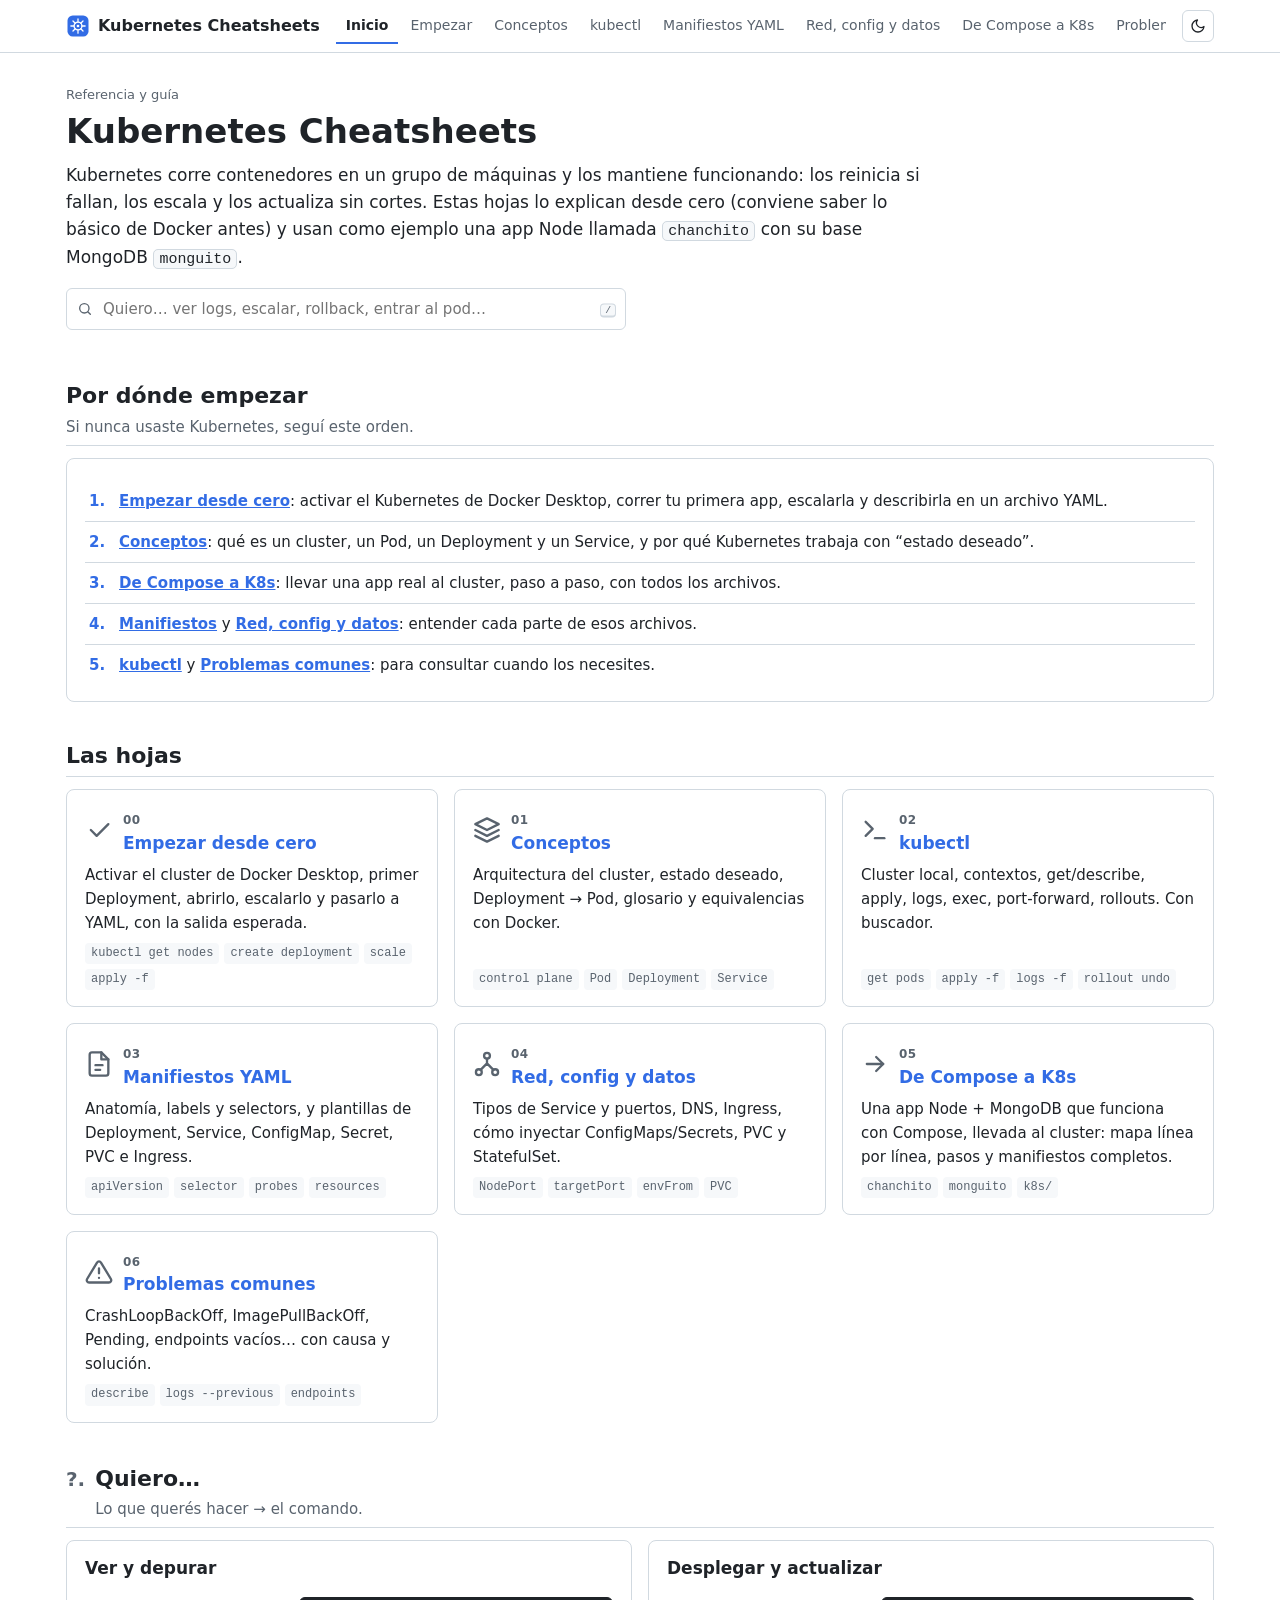
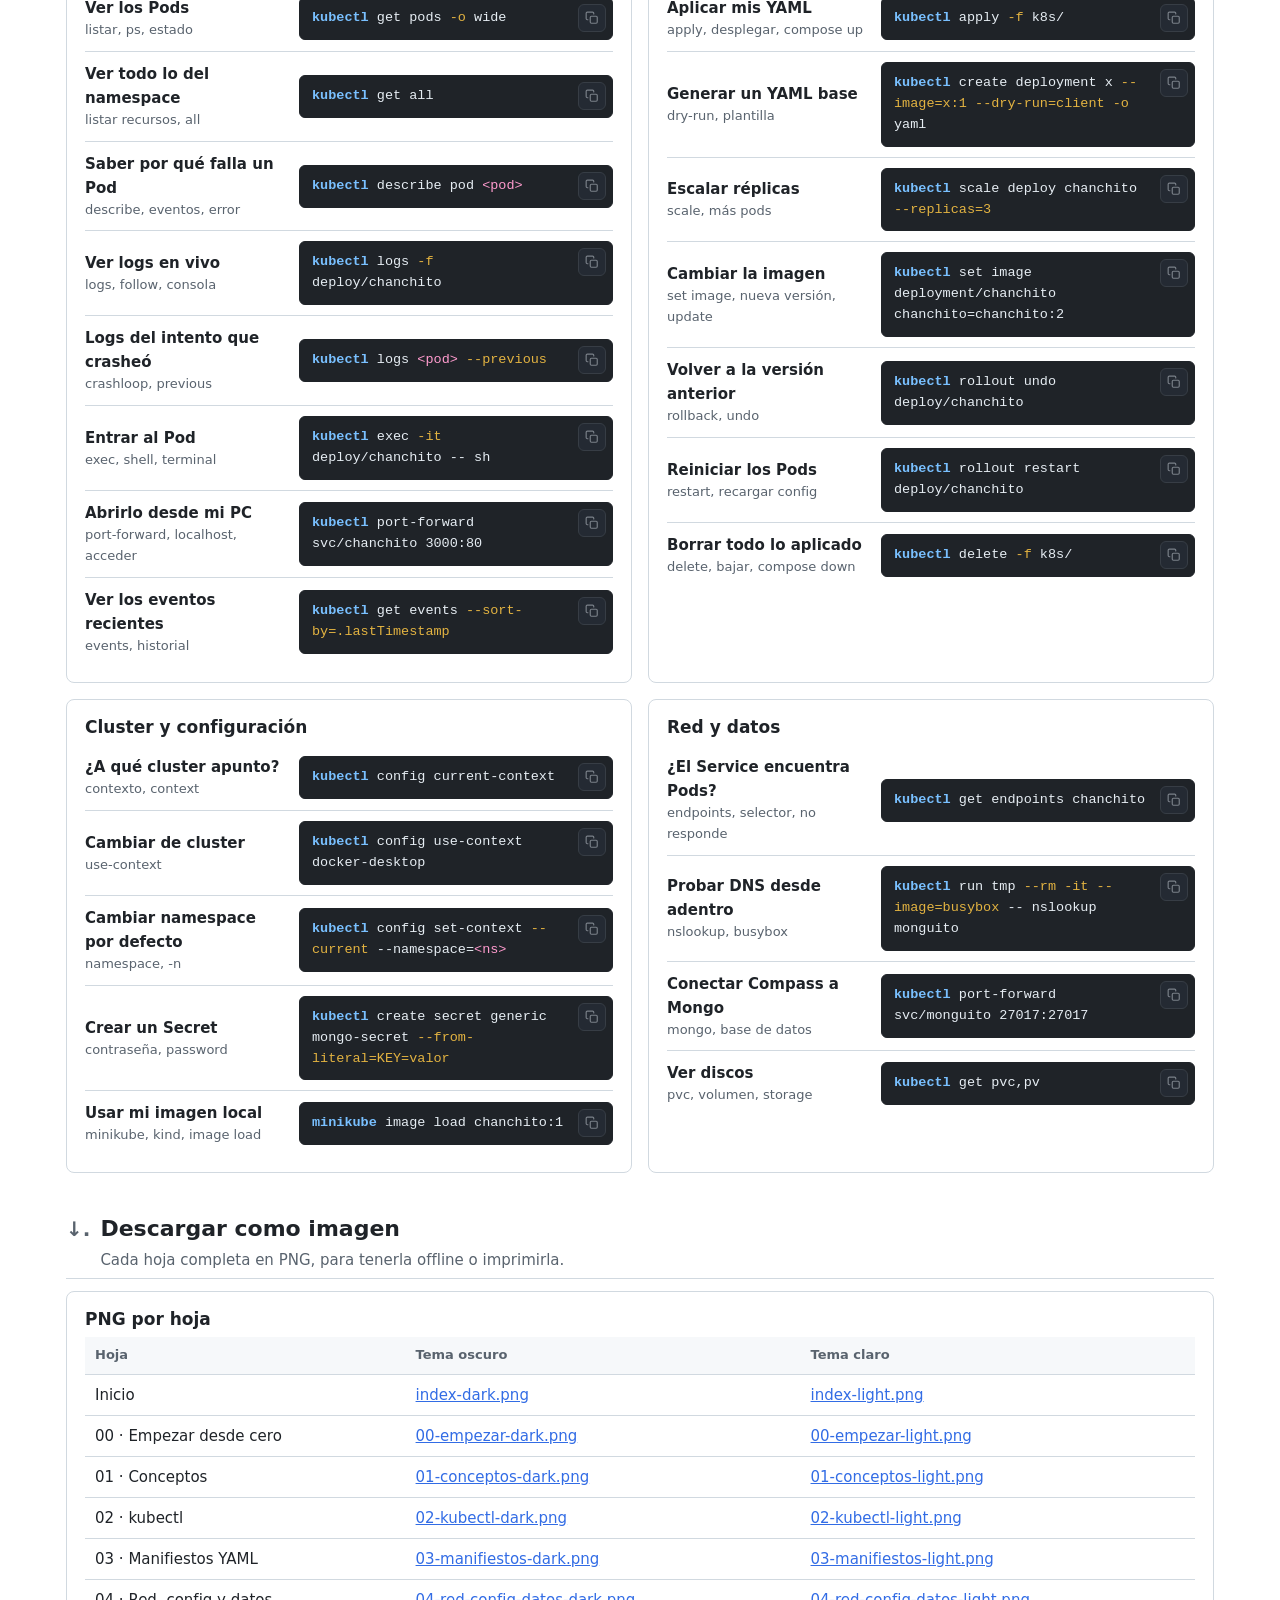
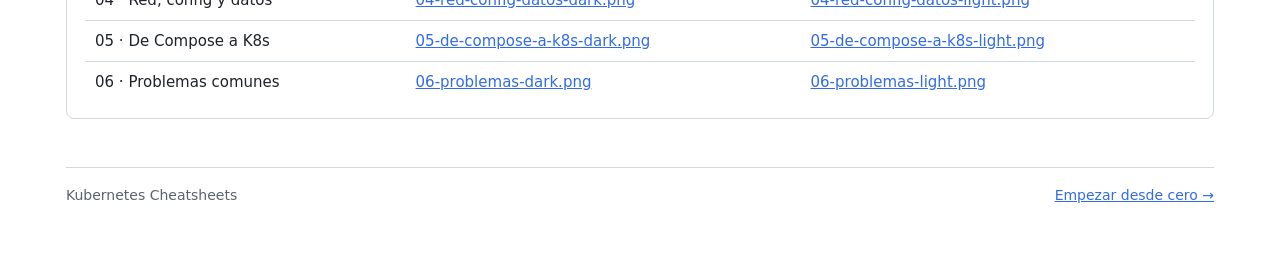
<file: index.html>
<!doctype html>
<html lang="es">
<head>
<meta charset="utf-8">
<meta name="viewport" content="width=device-width, initial-scale=1">
<meta name="description" content="Cheatsheets visuales de Kubernetes en español: conceptos, kubectl, manifiestos YAML y solución de problemas.">
<meta name="theme-color" content="#326ce5">
<title>Kubernetes Cheatsheets</title>
<link rel="icon" href="data:image/svg+xml,%3Csvg xmlns='http://www.w3.org/2000/svg' viewBox='0 0 100 100'%3E%3Ctext y='.9em' font-size='90'%3E%E2%8E%88%3C/text%3E%3C/svg%3E">
<link rel="stylesheet" href="assets/style.css">
<script src="assets/app.js"></script>
</head>
<body data-set="k8s" data-page="inicio">
<header class="topbar"></header>

<main class="wrap">

  <div class="hero">
    <span class="eyebrow">Referencia y guía</span>
    <h1>Kubernetes Cheatsheets</h1>
    <p class="lead">Kubernetes corre contenedores en un grupo de máquinas y los mantiene funcionando: los reinicia si fallan, los escala y los actualiza sin cortes. Estas hojas lo explican desde cero (conviene saber lo básico de Docker antes) y usan como ejemplo una app Node llamada <code>chanchito</code> con su base MongoDB <code>monguito</code>.</p>
    <div class="toolbar">
      <label class="search">
        <svg viewBox="0 0 24 24" fill="none" stroke="currentColor" stroke-width="2" stroke-linecap="round" aria-hidden="true"><circle cx="11" cy="11" r="7"/><path d="m20 20-3.5-3.5"/></svg>
        <input id="q" type="search" placeholder="Quiero… ver logs, escalar, rollback, entrar al pod…" autocomplete="off" aria-label="Buscar qué querés hacer">
        <span class="hint"><kbd>/</kbd></span>
      </label>
    </div>
  </div>

  <!-- ================= RUTA ================= -->
  <section class="block">
    <div class="section-head">
      <div class="titles"><h2>Por dónde empezar</h2><p>Si nunca usaste Kubernetes, seguí este orden.</p></div>
    </div>
    <div class="card">
      <ol class="steps">
        <li><a href="00-empezar.html"><b>Empezar desde cero</b></a>: activar el Kubernetes de Docker Desktop, correr tu primera app, escalarla y describirla en un archivo YAML.</li>
        <li><a href="01-conceptos.html"><b>Conceptos</b></a>: qué es un cluster, un Pod, un Deployment y un Service, y por qué Kubernetes trabaja con “estado deseado”.</li>
        <li><a href="05-de-compose-a-k8s.html"><b>De Compose a K8s</b></a>: llevar una app real al cluster, paso a paso, con todos los archivos.</li>
        <li><a href="03-manifiestos.html"><b>Manifiestos</b></a> y <a href="04-red-config-datos.html"><b>Red, config y datos</b></a>: entender cada parte de esos archivos.</li>
        <li><a href="02-kubectl.html"><b>kubectl</b></a> y <a href="06-problemas.html"><b>Problemas comunes</b></a>: para consultar cuando los necesites.</li>
      </ol>
    </div>
  </section>

  <!-- ================= HOJAS ================= -->
  <section class="block">
    <div class="section-head">
      <div class="titles"><h2>Las hojas</h2></div>
    </div>
    <div class="grid cols-3">
      <a class="card sheet-card t-ok" href="00-empezar.html">
        <div class="top">
          <div class="badge"><svg viewBox="0 0 24 24" fill="none" stroke="currentColor" stroke-width="2" stroke-linecap="round" stroke-linejoin="round"><path d="m5 12 5 5L20 7"/></svg></div>
          <div><span class="tag">00</span><h3>Empezar desde cero</h3></div>
        </div>
        <p>Activar el cluster de Docker Desktop, primer Deployment, abrirlo, escalarlo y pasarlo a YAML, con la salida esperada.</p>
        <div class="chips"><span>kubectl get nodes</span><span>create deployment</span><span>scale</span><span>apply -f</span></div>
      </a>
      <a class="card sheet-card t-comp" href="01-conceptos.html">
        <div class="top">
          <div class="badge"><svg viewBox="0 0 24 24" fill="none" stroke="currentColor" stroke-width="2" stroke-linecap="round" stroke-linejoin="round"><path d="M12 2 2 7l10 5 10-5-10-5z"/><path d="m2 17 10 5 10-5"/><path d="m2 12 10 5 10-5"/></svg></div>
          <div><span class="tag">01</span><h3>Conceptos</h3></div>
        </div>
        <p>Arquitectura del cluster, estado deseado, Deployment → Pod, glosario y equivalencias con Docker.</p>
        <div class="chips"><span>control plane</span><span>Pod</span><span>Deployment</span><span>Service</span></div>
      </a>
      <a class="card sheet-card t-cont" href="02-kubectl.html">
        <div class="top">
          <div class="badge"><svg viewBox="0 0 24 24" fill="none" stroke="currentColor" stroke-width="2" stroke-linecap="round" stroke-linejoin="round"><path d="m4 17 6-6-6-6"/><path d="M12 19h8"/></svg></div>
          <div><span class="tag">02</span><h3>kubectl</h3></div>
        </div>
        <p>Cluster local, contextos, get/describe, apply, logs, exec, port-forward, rollouts. Con buscador.</p>
        <div class="chips"><span>get pods</span><span>apply -f</span><span>logs -f</span><span>rollout undo</span></div>
      </a>
      <a class="card sheet-card t-file" href="03-manifiestos.html">
        <div class="top">
          <div class="badge"><svg viewBox="0 0 24 24" fill="none" stroke="currentColor" stroke-width="2" stroke-linecap="round" stroke-linejoin="round"><path d="M14 2H6a2 2 0 0 0-2 2v16a2 2 0 0 0 2 2h12a2 2 0 0 0 2-2V8z"/><path d="M14 2v6h6"/><path d="M9 13h6M9 17h4"/></svg></div>
          <div><span class="tag">03</span><h3>Manifiestos YAML</h3></div>
        </div>
        <p>Anatomía, labels y selectors, y plantillas de Deployment, Service, ConfigMap, Secret, PVC e Ingress.</p>
        <div class="chips"><span>apiVersion</span><span>selector</span><span>probes</span><span>resources</span></div>
      </a>
      <a class="card sheet-card t-net" href="04-red-config-datos.html">
        <div class="top">
          <div class="badge"><svg viewBox="0 0 24 24" fill="none" stroke="currentColor" stroke-width="2" stroke-linecap="round" stroke-linejoin="round"><circle cx="12" cy="5" r="2.5"/><circle cx="5" cy="19" r="2.5"/><circle cx="19" cy="19" r="2.5"/><path d="M12 7.5v4M12 11.5 6.5 17M12 11.5l5.5 5.5"/></svg></div>
          <div><span class="tag">04</span><h3>Red, config y datos</h3></div>
        </div>
        <p>Tipos de Service y puertos, DNS, Ingress, cómo inyectar ConfigMaps/Secrets, PVC y StatefulSet.</p>
        <div class="chips"><span>NodePort</span><span>targetPort</span><span>envFrom</span><span>PVC</span></div>
      </a>
      <a class="card sheet-card t-img" href="05-de-compose-a-k8s.html">
        <div class="top">
          <div class="badge"><svg viewBox="0 0 24 24" fill="none" stroke="currentColor" stroke-width="2" stroke-linecap="round" stroke-linejoin="round"><path d="M5 12h14"/><path d="m13 6 6 6-6 6"/></svg></div>
          <div><span class="tag">05</span><h3>De Compose a K8s</h3></div>
        </div>
        <p>Una app Node + MongoDB que funciona con Compose, llevada al cluster: mapa línea por línea, pasos y manifiestos completos.</p>
        <div class="chips"><span>chanchito</span><span>monguito</span><span>k8s/</span></div>
      </a>
      <a class="card sheet-card t-bad" href="06-problemas.html">
        <div class="top">
          <div class="badge"><svg viewBox="0 0 24 24" fill="none" stroke="currentColor" stroke-width="2" stroke-linecap="round" stroke-linejoin="round"><path d="M10.3 3.9 1.8 18a2 2 0 0 0 1.7 3h17a2 2 0 0 0 1.7-3L13.7 3.9a2 2 0 0 0-3.4 0z"/><path d="M12 9v4M12 17h.01"/></svg></div>
          <div><span class="tag">06</span><h3>Problemas comunes</h3></div>
        </div>
        <p>CrashLoopBackOff, ImagePullBackOff, Pending, endpoints vacíos… con causa y solución.</p>
        <div class="chips"><span>describe</span><span>logs --previous</span><span>endpoints</span></div>
      </a>
    </div>
  </section>

  <!-- ================= QUIERO ================= -->
  <section class="block" id="quiero" data-search>
    <div class="section-head">
      <div class="num" style="--tone:var(--c-comp)">?</div>
      <div class="titles"><h2>Quiero…</h2><p>Lo que querés hacer → el comando.</p></div>
    </div>
    <div class="grid cols-2">
      <div class="card t-cont">
        <h3>Ver y depurar</h3>
        <div class="want">
          <div class="want-row"><div class="q">Ver los Pods<small>listar, ps, estado</small></div><pre><code>kubectl get pods -o wide</code></pre></div>
          <div class="want-row"><div class="q">Ver todo lo del namespace<small>listar recursos, all</small></div><pre><code>kubectl get all</code></pre></div>
          <div class="want-row"><div class="q">Saber por qué falla un Pod<small>describe, eventos, error</small></div><pre><code>kubectl describe pod &lt;pod&gt;</code></pre></div>
          <div class="want-row"><div class="q">Ver logs en vivo<small>logs, follow, consola</small></div><pre><code>kubectl logs -f deploy/chanchito</code></pre></div>
          <div class="want-row"><div class="q">Logs del intento que crasheó<small>crashloop, previous</small></div><pre><code>kubectl logs &lt;pod&gt; --previous</code></pre></div>
          <div class="want-row"><div class="q">Entrar al Pod<small>exec, shell, terminal</small></div><pre><code>kubectl exec -it deploy/chanchito -- sh</code></pre></div>
          <div class="want-row"><div class="q">Abrirlo desde mi PC<small>port-forward, localhost, acceder</small></div><pre><code>kubectl port-forward svc/chanchito 3000:80</code></pre></div>
          <div class="want-row"><div class="q">Ver los eventos recientes<small>events, historial</small></div><pre><code>kubectl get events --sort-by=.lastTimestamp</code></pre></div>
        </div>
      </div>

      <div class="card t-img">
        <h3>Desplegar y actualizar</h3>
        <div class="want">
          <div class="want-row"><div class="q">Aplicar mis YAML<small>apply, desplegar, compose up</small></div><pre><code>kubectl apply -f k8s/</code></pre></div>
          <div class="want-row"><div class="q">Generar un YAML base<small>dry-run, plantilla</small></div><pre><code>kubectl create deployment x --image=x:1 --dry-run=client -o yaml</code></pre></div>
          <div class="want-row"><div class="q">Escalar réplicas<small>scale, más pods</small></div><pre><code>kubectl scale deploy chanchito --replicas=3</code></pre></div>
          <div class="want-row"><div class="q">Cambiar la imagen<small>set image, nueva versión, update</small></div><pre><code>kubectl set image deployment/chanchito chanchito=chanchito:2</code></pre></div>
          <div class="want-row"><div class="q">Volver a la versión anterior<small>rollback, undo</small></div><pre><code>kubectl rollout undo deploy/chanchito</code></pre></div>
          <div class="want-row"><div class="q">Reiniciar los Pods<small>restart, recargar config</small></div><pre><code>kubectl rollout restart deploy/chanchito</code></pre></div>
          <div class="want-row"><div class="q">Borrar todo lo aplicado<small>delete, bajar, compose down</small></div><pre><code>kubectl delete -f k8s/</code></pre></div>
        </div>
      </div>

      <div class="card t-file">
        <h3>Cluster y configuración</h3>
        <div class="want">
          <div class="want-row"><div class="q">¿A qué cluster apunto?<small>contexto, context</small></div><pre><code>kubectl config current-context</code></pre></div>
          <div class="want-row"><div class="q">Cambiar de cluster<small>use-context</small></div><pre><code>kubectl config use-context docker-desktop</code></pre></div>
          <div class="want-row"><div class="q">Cambiar namespace por defecto<small>namespace, -n</small></div><pre><code>kubectl config set-context --current --namespace=&lt;ns&gt;</code></pre></div>
          <div class="want-row"><div class="q">Crear un Secret<small>contraseña, password</small></div><pre><code>kubectl create secret generic mongo-secret --from-literal=KEY=valor</code></pre></div>
          <div class="want-row"><div class="q">Usar mi imagen local<small>minikube, kind, image load</small></div><pre><code>minikube image load chanchito:1</code></pre></div>
        </div>
      </div>

      <div class="card t-net">
        <h3>Red y datos</h3>
        <div class="want">
          <div class="want-row"><div class="q">¿El Service encuentra Pods?<small>endpoints, selector, no responde</small></div><pre><code>kubectl get endpoints chanchito</code></pre></div>
          <div class="want-row"><div class="q">Probar DNS desde adentro<small>nslookup, busybox</small></div><pre><code>kubectl run tmp --rm -it --image=busybox -- nslookup monguito</code></pre></div>
          <div class="want-row"><div class="q">Conectar Compass a Mongo<small>mongo, base de datos</small></div><pre><code>kubectl port-forward svc/monguito 27017:27017</code></pre></div>
          <div class="want-row"><div class="q">Ver discos<small>pvc, volumen, storage</small></div><pre><code>kubectl get pvc,pv</code></pre></div>
        </div>
      </div>
    </div>
  </section>

  <!-- ================= DESCARGAS ================= -->
  <section class="block" id="descargas">
    <div class="section-head">
      <div class="num" style="--tone:var(--ok)">↓</div>
      <div class="titles"><h2>Descargar como imagen</h2><p>Cada hoja completa en PNG, para tenerla offline o imprimirla.</p></div>
    </div>
    <div class="card t-ok wide">
      <h3>PNG por hoja</h3>
      <div class="table-wrap">
        <table>
          <thead><tr><th>Hoja</th><th>Tema oscuro</th><th>Tema claro</th></tr></thead>
          <tbody>
            <tr><td>Inicio</td><td><a href="img/index-dark.png" download>index-dark.png</a></td><td><a href="img/index-light.png" download>index-light.png</a></td></tr>
            <tr><td>00 · Empezar desde cero</td><td><a href="img/00-empezar-dark.png" download>00-empezar-dark.png</a></td><td><a href="img/00-empezar-light.png" download>00-empezar-light.png</a></td></tr>
            <tr><td>01 · Conceptos</td><td><a href="img/01-conceptos-dark.png" download>01-conceptos-dark.png</a></td><td><a href="img/01-conceptos-light.png" download>01-conceptos-light.png</a></td></tr>
            <tr><td>02 · kubectl</td><td><a href="img/02-kubectl-dark.png" download>02-kubectl-dark.png</a></td><td><a href="img/02-kubectl-light.png" download>02-kubectl-light.png</a></td></tr>
            <tr><td>03 · Manifiestos YAML</td><td><a href="img/03-manifiestos-dark.png" download>03-manifiestos-dark.png</a></td><td><a href="img/03-manifiestos-light.png" download>03-manifiestos-light.png</a></td></tr>
            <tr><td>04 · Red, config y datos</td><td><a href="img/04-red-config-datos-dark.png" download>04-red-config-datos-dark.png</a></td><td><a href="img/04-red-config-datos-light.png" download>04-red-config-datos-light.png</a></td></tr>
            <tr><td>05 · De Compose a K8s</td><td><a href="img/05-de-compose-a-k8s-dark.png" download>05-de-compose-a-k8s-dark.png</a></td><td><a href="img/05-de-compose-a-k8s-light.png" download>05-de-compose-a-k8s-light.png</a></td></tr>
            <tr><td>06 · Problemas comunes</td><td><a href="img/06-problemas-dark.png" download>06-problemas-dark.png</a></td><td><a href="img/06-problemas-light.png" download>06-problemas-light.png</a></td></tr>
          </tbody>
        </table>
      </div>
    </div>
  </section>

  <p class="empty">Nada por acá. Probá en <a href="02-kubectl.html">kubectl</a> o en <a href="06-problemas.html">Problemas comunes</a>.</p>

  <footer class="foot">
    <span>Kubernetes Cheatsheets</span>
    <a href="00-empezar.html">Empezar desde cero →</a>
  </footer>
</main>
</body>
</html>
</file>
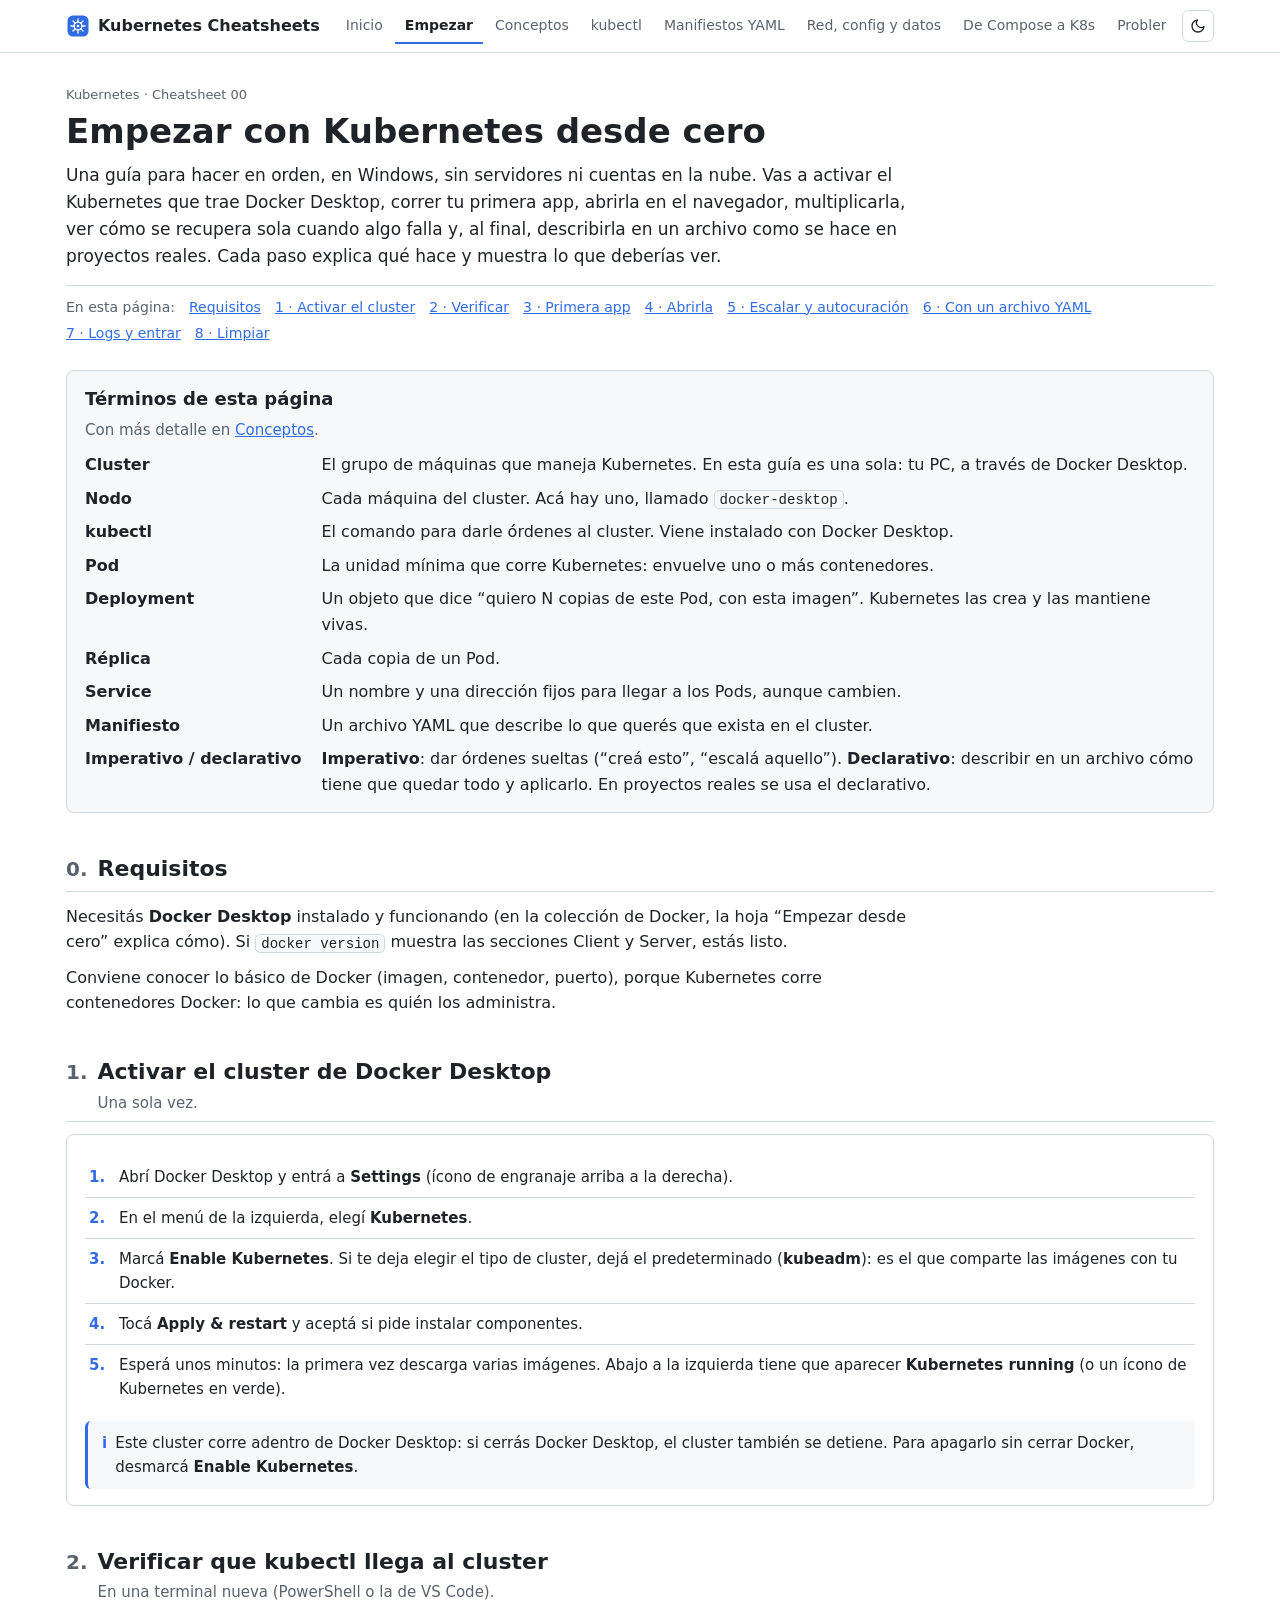
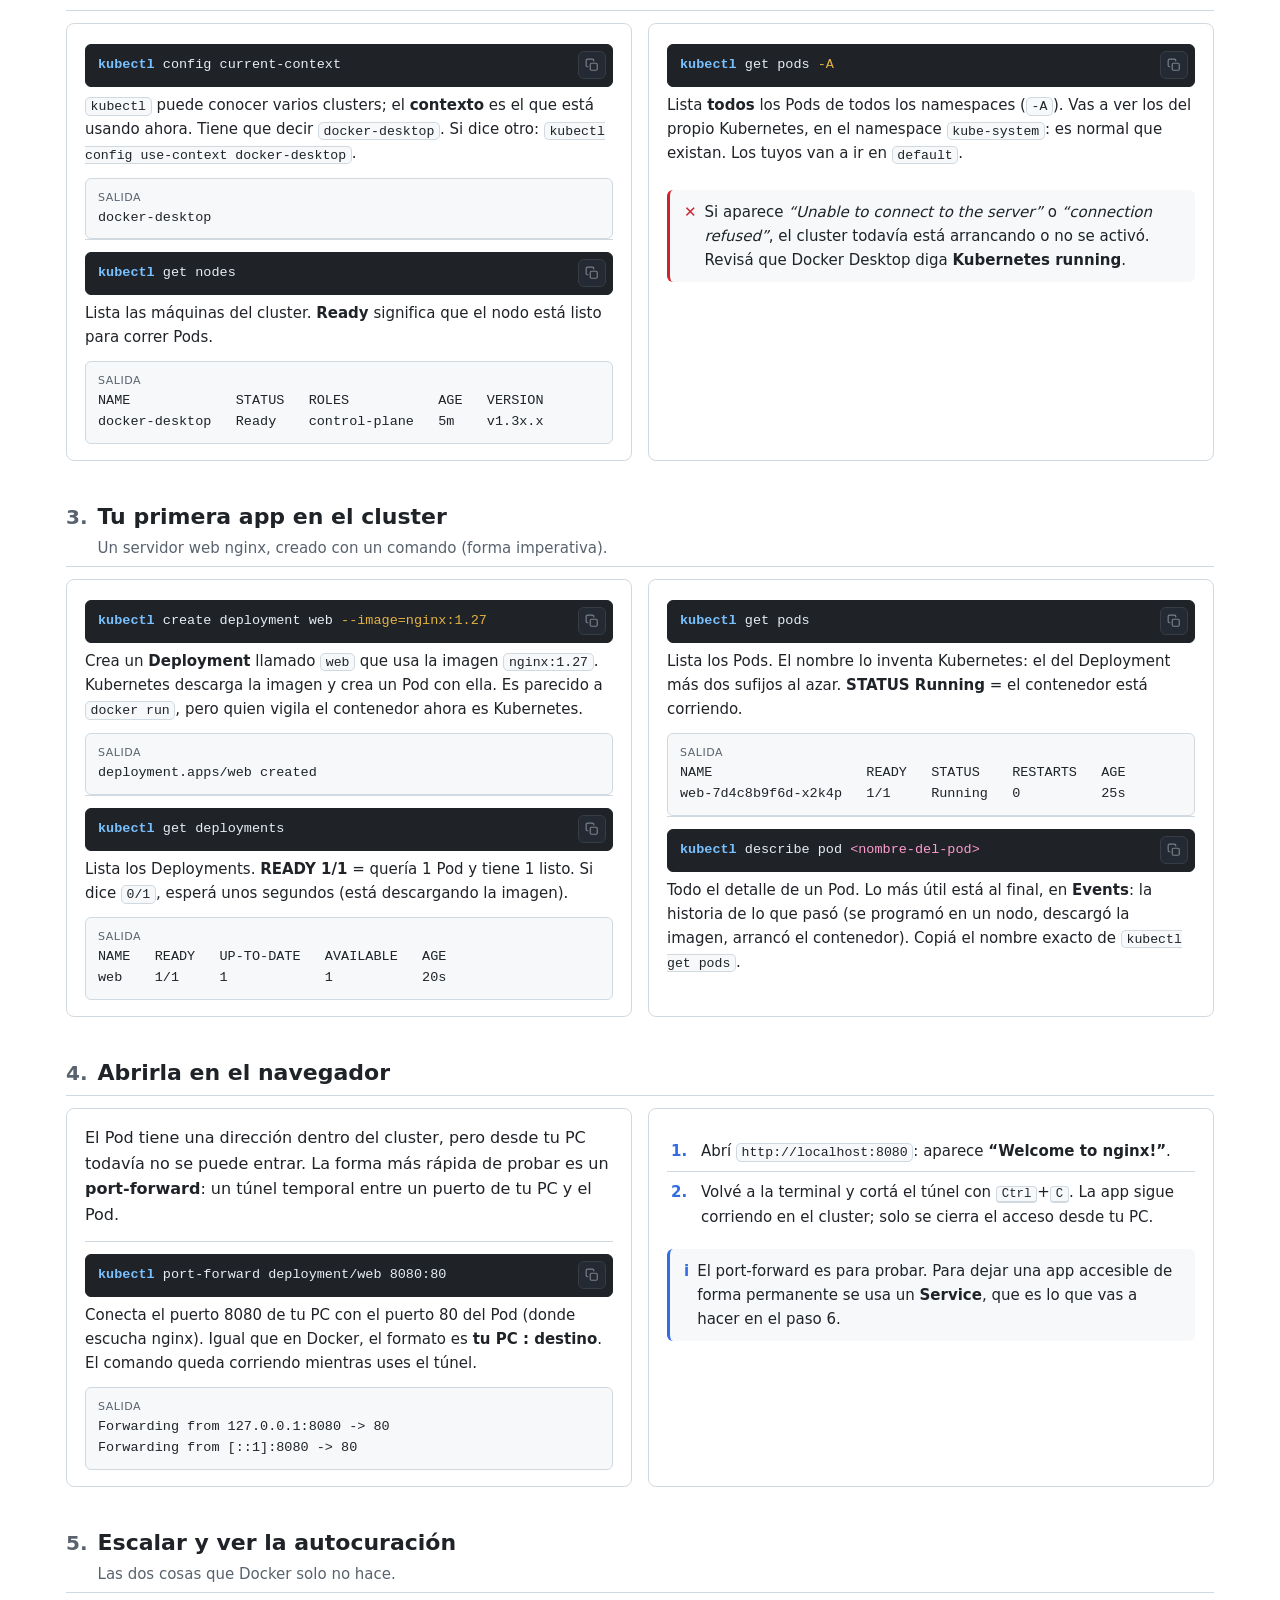
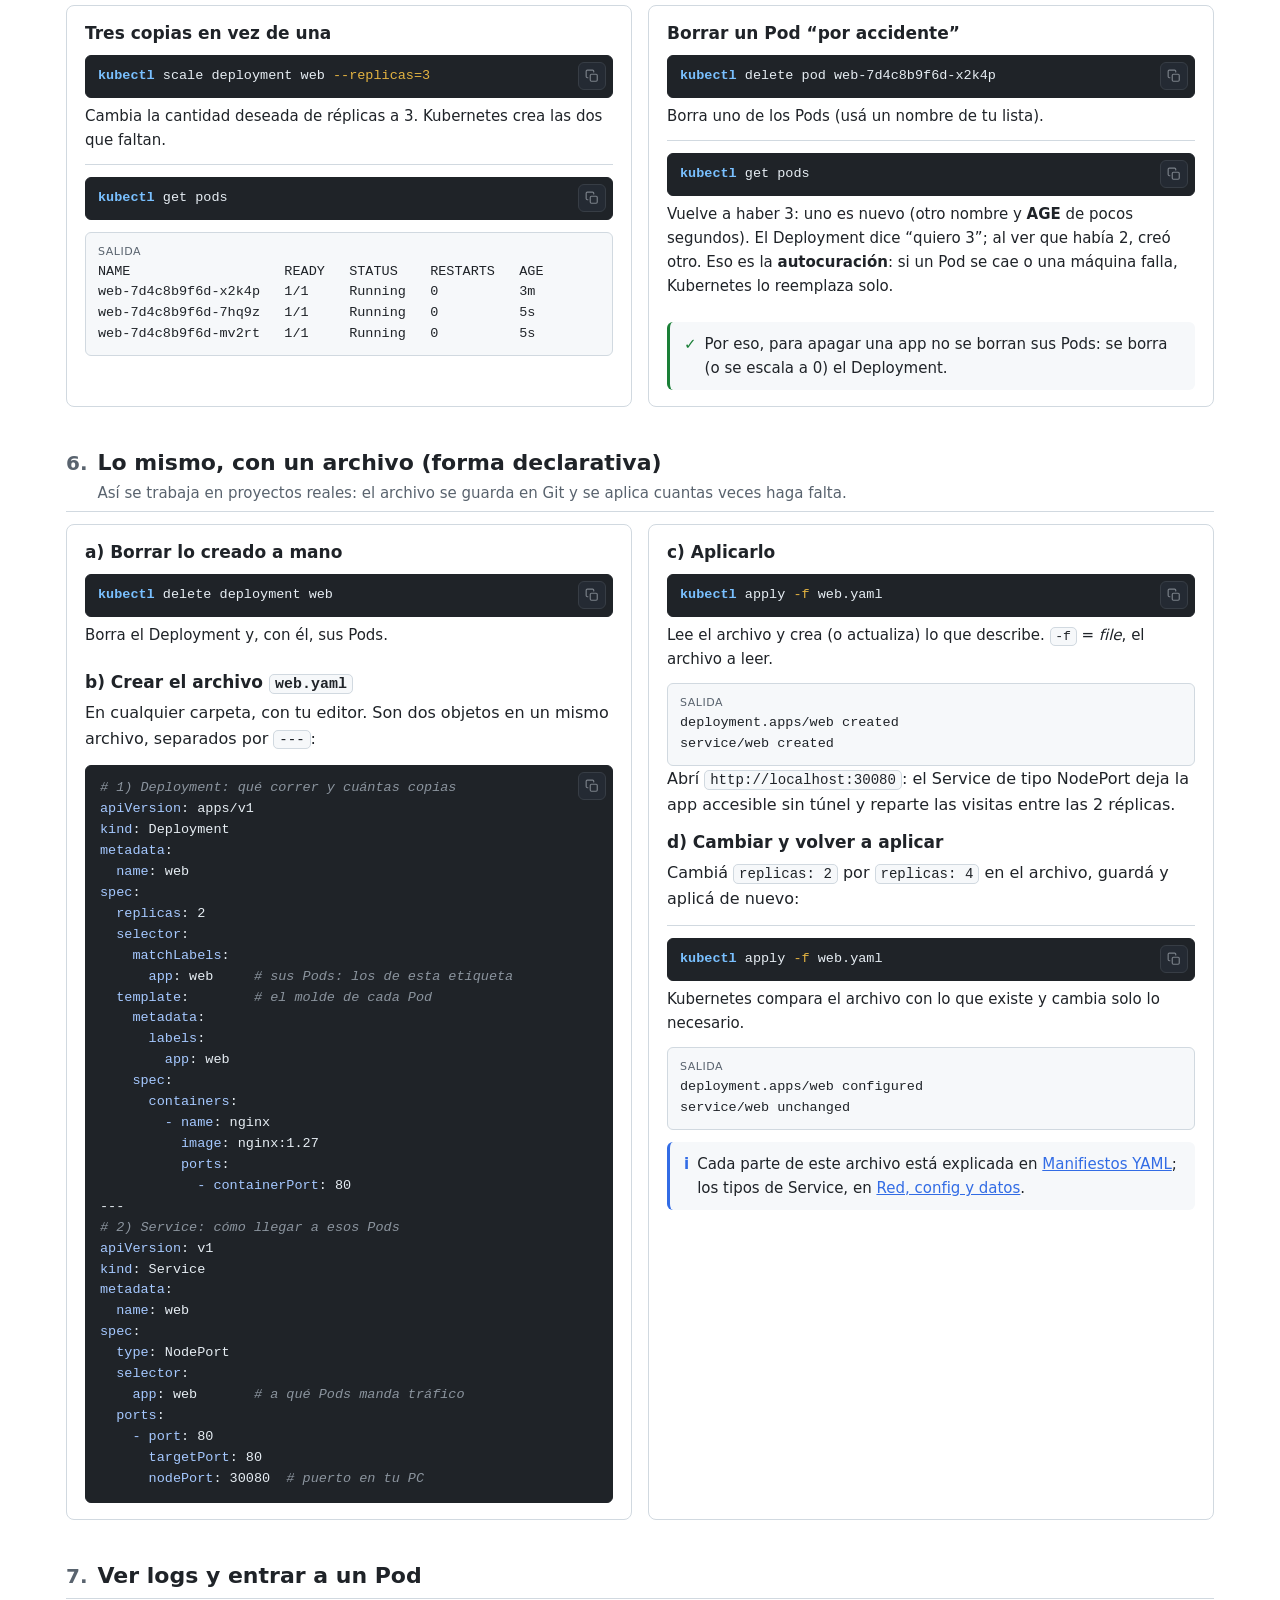
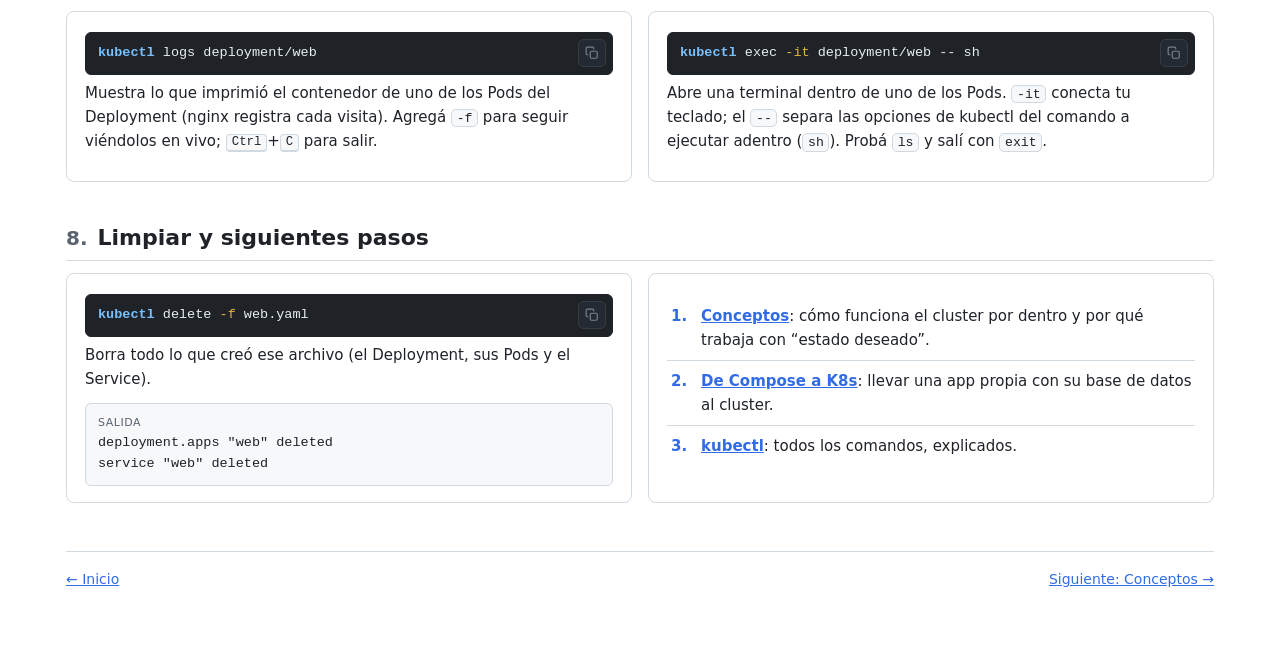
<file: 00-empezar.html>
<!doctype html>
<html lang="es">
<head>
<meta charset="utf-8">
<meta name="viewport" content="width=device-width, initial-scale=1">
<meta name="description" content="Empezar con Kubernetes desde cero en Windows: activar el cluster de Docker Desktop, primer Deployment, abrirlo en el navegador, escalar, ver cómo se recupera solo y pasar a un manifiesto YAML.">
<meta name="theme-color" content="#326ce5">
<title>Kubernetes · Empezar desde cero</title>
<link rel="icon" href="data:image/svg+xml,%3Csvg xmlns='http://www.w3.org/2000/svg' viewBox='0 0 100 100'%3E%3Ctext y='.9em' font-size='90'%3E%E2%8E%88%3C/text%3E%3C/svg%3E">
<link rel="stylesheet" href="assets/style.css">
<script src="assets/app.js"></script>
</head>
<body data-set="k8s" data-page="empezar">
<header class="topbar"></header>

<main class="wrap">

  <div class="hero">
    <span class="eyebrow">Kubernetes · Cheatsheet 00</span>
    <h1>Empezar con Kubernetes desde cero</h1>
    <p class="lead">Una guía para hacer en orden, en Windows, sin servidores ni cuentas en la nube. Vas a activar el Kubernetes que trae Docker Desktop, correr tu primera app, abrirla en el navegador, multiplicarla, ver cómo se recupera sola cuando algo falla y, al final, describirla en un archivo como se hace en proyectos reales. Cada paso explica qué hace y muestra lo que deberías ver.</p>
    <nav class="toc">
      <a href="#requisitos">Requisitos</a>
      <a href="#activar">1 · Activar el cluster</a>
      <a href="#verificar">2 · Verificar</a>
      <a href="#deployment">3 · Primera app</a>
      <a href="#abrir">4 · Abrirla</a>
      <a href="#escalar">5 · Escalar y autocuración</a>
      <a href="#manifiesto">6 · Con un archivo YAML</a>
      <a href="#logs">7 · Logs y entrar</a>
      <a href="#limpiar">8 · Limpiar</a>
    </nav>
  </div>

  <section class="terms-box">
    <h2>Términos de esta página</h2>
    <p>Con más detalle en <a href="01-conceptos.html">Conceptos</a>.</p>
    <dl class="terms">
      <dt>Cluster</dt><dd>El grupo de máquinas que maneja Kubernetes. En esta guía es una sola: tu PC, a través de Docker Desktop.</dd>
      <dt>Nodo</dt><dd>Cada máquina del cluster. Acá hay uno, llamado <code>docker-desktop</code>.</dd>
      <dt>kubectl</dt><dd>El comando para darle órdenes al cluster. Viene instalado con Docker Desktop.</dd>
      <dt>Pod</dt><dd>La unidad mínima que corre Kubernetes: envuelve uno o más contenedores.</dd>
      <dt>Deployment</dt><dd>Un objeto que dice “quiero N copias de este Pod, con esta imagen”. Kubernetes las crea y las mantiene vivas.</dd>
      <dt>Réplica</dt><dd>Cada copia de un Pod.</dd>
      <dt>Service</dt><dd>Un nombre y una dirección fijos para llegar a los Pods, aunque cambien.</dd>
      <dt>Manifiesto</dt><dd>Un archivo YAML que describe lo que querés que exista en el cluster.</dd>
      <dt>Imperativo / declarativo</dt><dd><b>Imperativo</b>: dar órdenes sueltas (“creá esto”, “escalá aquello”). <b>Declarativo</b>: describir en un archivo cómo tiene que quedar todo y aplicarlo. En proyectos reales se usa el declarativo.</dd>
    </dl>
  </section>

  <!-- ================= REQUISITOS ================= -->
  <section class="block" id="requisitos">
    <div class="section-head">
      <div class="num">0</div>
      <div class="titles"><h2>Requisitos</h2></div>
    </div>
    <div class="explain">
      <p>Necesitás <b>Docker Desktop</b> instalado y funcionando (en la colección de Docker, la hoja “Empezar desde cero” explica cómo). Si <code>docker version</code> muestra las secciones Client y Server, estás listo.</p>
      <p>Conviene conocer lo básico de Docker (imagen, contenedor, puerto), porque Kubernetes corre contenedores Docker: lo que cambia es quién los administra.</p>
    </div>
  </section>

  <!-- ================= ACTIVAR ================= -->
  <section class="block" id="activar">
    <div class="section-head">
      <div class="num">1</div>
      <div class="titles"><h2>Activar el cluster de Docker Desktop</h2><p>Una sola vez.</p></div>
    </div>
    <div class="card">
      <ol class="steps">
        <li>Abrí Docker Desktop y entrá a <b>Settings</b> (ícono de engranaje arriba a la derecha).</li>
        <li>En el menú de la izquierda, elegí <b>Kubernetes</b>.</li>
        <li>Marcá <b>Enable Kubernetes</b>. Si te deja elegir el tipo de cluster, dejá el predeterminado (<b>kubeadm</b>): es el que comparte las imágenes con tu Docker.</li>
        <li>Tocá <b>Apply &amp; restart</b> y aceptá si pide instalar componentes.</li>
        <li>Esperá unos minutos: la primera vez descarga varias imágenes. Abajo a la izquierda tiene que aparecer <b>Kubernetes running</b> (o un ícono de Kubernetes en verde).</li>
      </ol>
      <div class="callout info"><span class="ico">i</span><p>Este cluster corre adentro de Docker Desktop: si cerrás Docker Desktop, el cluster también se detiene. Para apagarlo sin cerrar Docker, desmarcá <b>Enable Kubernetes</b>.</p></div>
    </div>
  </section>

  <!-- ================= VERIFICAR ================= -->
  <section class="block" id="verificar">
    <div class="section-head">
      <div class="num">2</div>
      <div class="titles"><h2>Verificar que kubectl llega al cluster</h2><p>En una terminal nueva (PowerShell o la de VS Code).</p></div>
    </div>
    <div class="grid cols-2">
      <div class="card">
        <div class="cmd"><pre><code>kubectl config current-context</code></pre><div class="what"><code>kubectl</code> puede conocer varios clusters; el <b>contexto</b> es el que está usando ahora. Tiene que decir <code>docker-desktop</code>. Si dice otro: <code>kubectl config use-context docker-desktop</code>.</div></div>
        <pre class="out"><code data-lang="plain">docker-desktop</code></pre>
        <div class="cmd"><pre><code>kubectl get nodes</code></pre><div class="what">Lista las máquinas del cluster. <b>Ready</b> significa que el nodo está listo para correr Pods.</div></div>
        <pre class="out"><code data-lang="plain">NAME             STATUS   ROLES           AGE   VERSION
docker-desktop   Ready    control-plane   5m    v1.3x.x</code></pre>
      </div>
      <div class="card">
        <div class="cmd"><pre><code>kubectl get pods -A</code></pre><div class="what">Lista <b>todos</b> los Pods de todos los namespaces (<code>-A</code>). Vas a ver los del propio Kubernetes, en el namespace <code>kube-system</code>: es normal que existan. Los tuyos van a ir en <code>default</code>.</div></div>
        <div class="callout bad"><span class="ico">✕</span><p>Si aparece <i>“Unable to connect to the server”</i> o <i>“connection refused”</i>, el cluster todavía está arrancando o no se activó. Revisá que Docker Desktop diga <b>Kubernetes running</b>.</p></div>
      </div>
    </div>
  </section>

  <!-- ================= DEPLOYMENT ================= -->
  <section class="block" id="deployment">
    <div class="section-head">
      <div class="num">3</div>
      <div class="titles"><h2>Tu primera app en el cluster</h2><p>Un servidor web nginx, creado con un comando (forma imperativa).</p></div>
    </div>
    <div class="grid cols-2">
      <div class="card">
        <div class="cmd"><pre><code>kubectl create deployment web --image=nginx:1.27</code></pre><div class="what">Crea un <b>Deployment</b> llamado <code>web</code> que usa la imagen <code>nginx:1.27</code>. Kubernetes descarga la imagen y crea un Pod con ella. Es parecido a <code>docker run</code>, pero quien vigila el contenedor ahora es Kubernetes.</div></div>
        <pre class="out"><code data-lang="plain">deployment.apps/web created</code></pre>
        <div class="cmd"><pre><code>kubectl get deployments</code></pre><div class="what">Lista los Deployments. <b>READY 1/1</b> = quería 1 Pod y tiene 1 listo. Si dice <code>0/1</code>, esperá unos segundos (está descargando la imagen).</div></div>
        <pre class="out"><code data-lang="plain">NAME   READY   UP-TO-DATE   AVAILABLE   AGE
web    1/1     1            1           20s</code></pre>
      </div>
      <div class="card">
        <div class="cmd"><pre><code>kubectl get pods</code></pre><div class="what">Lista los Pods. El nombre lo inventa Kubernetes: el del Deployment más dos sufijos al azar. <b>STATUS Running</b> = el contenedor está corriendo.</div></div>
        <pre class="out"><code data-lang="plain">NAME                   READY   STATUS    RESTARTS   AGE
web-7d4c8b9f6d-x2k4p   1/1     Running   0          25s</code></pre>
        <div class="cmd"><pre><code>kubectl describe pod &lt;nombre-del-pod&gt;</code></pre><div class="what">Todo el detalle de un Pod. Lo más útil está al final, en <b>Events</b>: la historia de lo que pasó (se programó en un nodo, descargó la imagen, arrancó el contenedor). Copiá el nombre exacto de <code>kubectl get pods</code>.</div></div>
      </div>
    </div>
  </section>

  <!-- ================= ABRIR ================= -->
  <section class="block" id="abrir">
    <div class="section-head">
      <div class="num">4</div>
      <div class="titles"><h2>Abrirla en el navegador</h2></div>
    </div>
    <div class="grid cols-2">
      <div class="card">
        <div class="explain"><p>El Pod tiene una dirección dentro del cluster, pero desde tu PC todavía no se puede entrar. La forma más rápida de probar es un <b>port-forward</b>: un túnel temporal entre un puerto de tu PC y el Pod.</p></div>
        <div class="cmd"><pre><code>kubectl port-forward deployment/web 8080:80</code></pre><div class="what">Conecta el puerto 8080 de tu PC con el puerto 80 del Pod (donde escucha nginx). Igual que en Docker, el formato es <b>tu PC : destino</b>. El comando queda corriendo mientras uses el túnel.</div></div>
        <pre class="out"><code data-lang="plain">Forwarding from 127.0.0.1:8080 -&gt; 80
Forwarding from [::1]:8080 -&gt; 80</code></pre>
      </div>
      <div class="card">
        <ol class="steps">
          <li>Abrí <code>http://localhost:8080</code>: aparece <b>“Welcome to nginx!”</b>.</li>
          <li>Volvé a la terminal y cortá el túnel con <kbd>Ctrl</kbd>+<kbd>C</kbd>. La app sigue corriendo en el cluster; solo se cierra el acceso desde tu PC.</li>
        </ol>
        <div class="callout info"><span class="ico">i</span><p>El port-forward es para probar. Para dejar una app accesible de forma permanente se usa un <b>Service</b>, que es lo que vas a hacer en el paso 6.</p></div>
      </div>
    </div>
  </section>

  <!-- ================= ESCALAR ================= -->
  <section class="block" id="escalar">
    <div class="section-head">
      <div class="num">5</div>
      <div class="titles"><h2>Escalar y ver la autocuración</h2><p>Las dos cosas que Docker solo no hace.</p></div>
    </div>
    <div class="grid cols-2">
      <div class="card">
        <h3>Tres copias en vez de una</h3>
        <div class="cmd"><pre><code>kubectl scale deployment web --replicas=3</code></pre><div class="what">Cambia la cantidad deseada de réplicas a 3. Kubernetes crea las dos que faltan.</div></div>
        <div class="cmd"><pre><code>kubectl get pods</code></pre></div>
        <pre class="out"><code data-lang="plain">NAME                   READY   STATUS    RESTARTS   AGE
web-7d4c8b9f6d-x2k4p   1/1     Running   0          3m
web-7d4c8b9f6d-7hq9z   1/1     Running   0          5s
web-7d4c8b9f6d-mv2rt   1/1     Running   0          5s</code></pre>
      </div>
      <div class="card">
        <h3>Borrar un Pod “por accidente”</h3>
        <div class="cmd"><pre><code>kubectl delete pod web-7d4c8b9f6d-x2k4p</code></pre><div class="what">Borra uno de los Pods (usá un nombre de tu lista).</div></div>
        <div class="cmd"><pre><code>kubectl get pods</code></pre><div class="what">Vuelve a haber 3: uno es nuevo (otro nombre y <b>AGE</b> de pocos segundos). El Deployment dice “quiero 3”; al ver que había 2, creó otro. Eso es la <b>autocuración</b>: si un Pod se cae o una máquina falla, Kubernetes lo reemplaza solo.</div></div>
        <div class="callout tip"><span class="ico">✓</span><p>Por eso, para apagar una app no se borran sus Pods: se borra (o se escala a 0) el Deployment.</p></div>
      </div>
    </div>
  </section>

  <!-- ================= MANIFIESTO ================= -->
  <section class="block" id="manifiesto">
    <div class="section-head">
      <div class="num">6</div>
      <div class="titles"><h2>Lo mismo, con un archivo (forma declarativa)</h2><p>Así se trabaja en proyectos reales: el archivo se guarda en Git y se aplica cuantas veces haga falta.</p></div>
    </div>
    <div class="grid cols-2">
      <div class="card">
        <h3>a) Borrar lo creado a mano</h3>
        <div class="cmd"><pre><code>kubectl delete deployment web</code></pre><div class="what">Borra el Deployment y, con él, sus Pods.</div></div>
        <h3 style="margin-top:12px">b) Crear el archivo <code>web.yaml</code></h3>
        <div class="explain"><p>En cualquier carpeta, con tu editor. Son dos objetos en un mismo archivo, separados por <code>---</code>:</p></div>
        <pre class="big"><code data-lang="yaml"># 1) Deployment: qué correr y cuántas copias
apiVersion: apps/v1
kind: Deployment
metadata:
  name: web
spec:
  replicas: 2
  selector:
    matchLabels:
      app: web     # sus Pods: los de esta etiqueta
  template:        # el molde de cada Pod
    metadata:
      labels:
        app: web
    spec:
      containers:
        - name: nginx
          image: nginx:1.27
          ports:
            - containerPort: 80
---
# 2) Service: cómo llegar a esos Pods
apiVersion: v1
kind: Service
metadata:
  name: web
spec:
  type: NodePort
  selector:
    app: web       # a qué Pods manda tráfico
  ports:
    - port: 80
      targetPort: 80
      nodePort: 30080  # puerto en tu PC</code></pre>
      </div>
      <div class="card">
        <h3>c) Aplicarlo</h3>
        <div class="cmd"><pre><code>kubectl apply -f web.yaml</code></pre><div class="what">Lee el archivo y crea (o actualiza) lo que describe. <code>-f</code> = <i>file</i>, el archivo a leer.</div></div>
        <pre class="out"><code data-lang="plain">deployment.apps/web created
service/web created</code></pre>
        <div class="explain"><p>Abrí <code>http://localhost:30080</code>: el Service de tipo NodePort deja la app accesible sin túnel y reparte las visitas entre las 2 réplicas.</p></div>
        <h3 style="margin-top:12px">d) Cambiar y volver a aplicar</h3>
        <div class="explain"><p>Cambiá <code>replicas: 2</code> por <code>replicas: 4</code> en el archivo, guardá y aplicá de nuevo:</p></div>
        <div class="cmd"><pre><code>kubectl apply -f web.yaml</code></pre><div class="what">Kubernetes compara el archivo con lo que existe y cambia solo lo necesario.</div></div>
        <pre class="out"><code data-lang="plain">deployment.apps/web configured
service/web unchanged</code></pre>
        <div class="callout info"><span class="ico">i</span><p>Cada parte de este archivo está explicada en <a href="03-manifiestos.html">Manifiestos YAML</a>; los tipos de Service, en <a href="04-red-config-datos.html">Red, config y datos</a>.</p></div>
      </div>
    </div>
  </section>

  <!-- ================= LOGS ================= -->
  <section class="block" id="logs">
    <div class="section-head">
      <div class="num">7</div>
      <div class="titles"><h2>Ver logs y entrar a un Pod</h2></div>
    </div>
    <div class="grid cols-2">
      <div class="card">
        <div class="cmd"><pre><code>kubectl logs deployment/web</code></pre><div class="what">Muestra lo que imprimió el contenedor de uno de los Pods del Deployment (nginx registra cada visita). Agregá <code>-f</code> para seguir viéndolos en vivo; <kbd>Ctrl</kbd>+<kbd>C</kbd> para salir.</div></div>
      </div>
      <div class="card">
        <div class="cmd"><pre><code>kubectl exec -it deployment/web -- sh</code></pre><div class="what">Abre una terminal dentro de uno de los Pods. <code>-it</code> conecta tu teclado; el <code>--</code> separa las opciones de kubectl del comando a ejecutar adentro (<code>sh</code>). Probá <code>ls</code> y salí con <code>exit</code>.</div></div>
      </div>
    </div>
  </section>

  <!-- ================= LIMPIAR ================= -->
  <section class="block" id="limpiar">
    <div class="section-head">
      <div class="num">8</div>
      <div class="titles"><h2>Limpiar y siguientes pasos</h2></div>
    </div>
    <div class="grid cols-2">
      <div class="card">
        <div class="cmd"><pre><code>kubectl delete -f web.yaml</code></pre><div class="what">Borra todo lo que creó ese archivo (el Deployment, sus Pods y el Service).</div></div>
        <pre class="out"><code data-lang="plain">deployment.apps "web" deleted
service "web" deleted</code></pre>
      </div>
      <div class="card">
        <ol class="steps">
          <li><a href="01-conceptos.html"><b>Conceptos</b></a>: cómo funciona el cluster por dentro y por qué trabaja con “estado deseado”.</li>
          <li><a href="05-de-compose-a-k8s.html"><b>De Compose a K8s</b></a>: llevar una app propia con su base de datos al cluster.</li>
          <li><a href="02-kubectl.html"><b>kubectl</b></a>: todos los comandos, explicados.</li>
        </ol>
      </div>
    </div>
  </section>

  <footer class="foot">
    <a href="index.html">← Inicio</a>
    <a href="01-conceptos.html">Siguiente: Conceptos →</a>
  </footer>
</main>
</body>
</html>
</file>
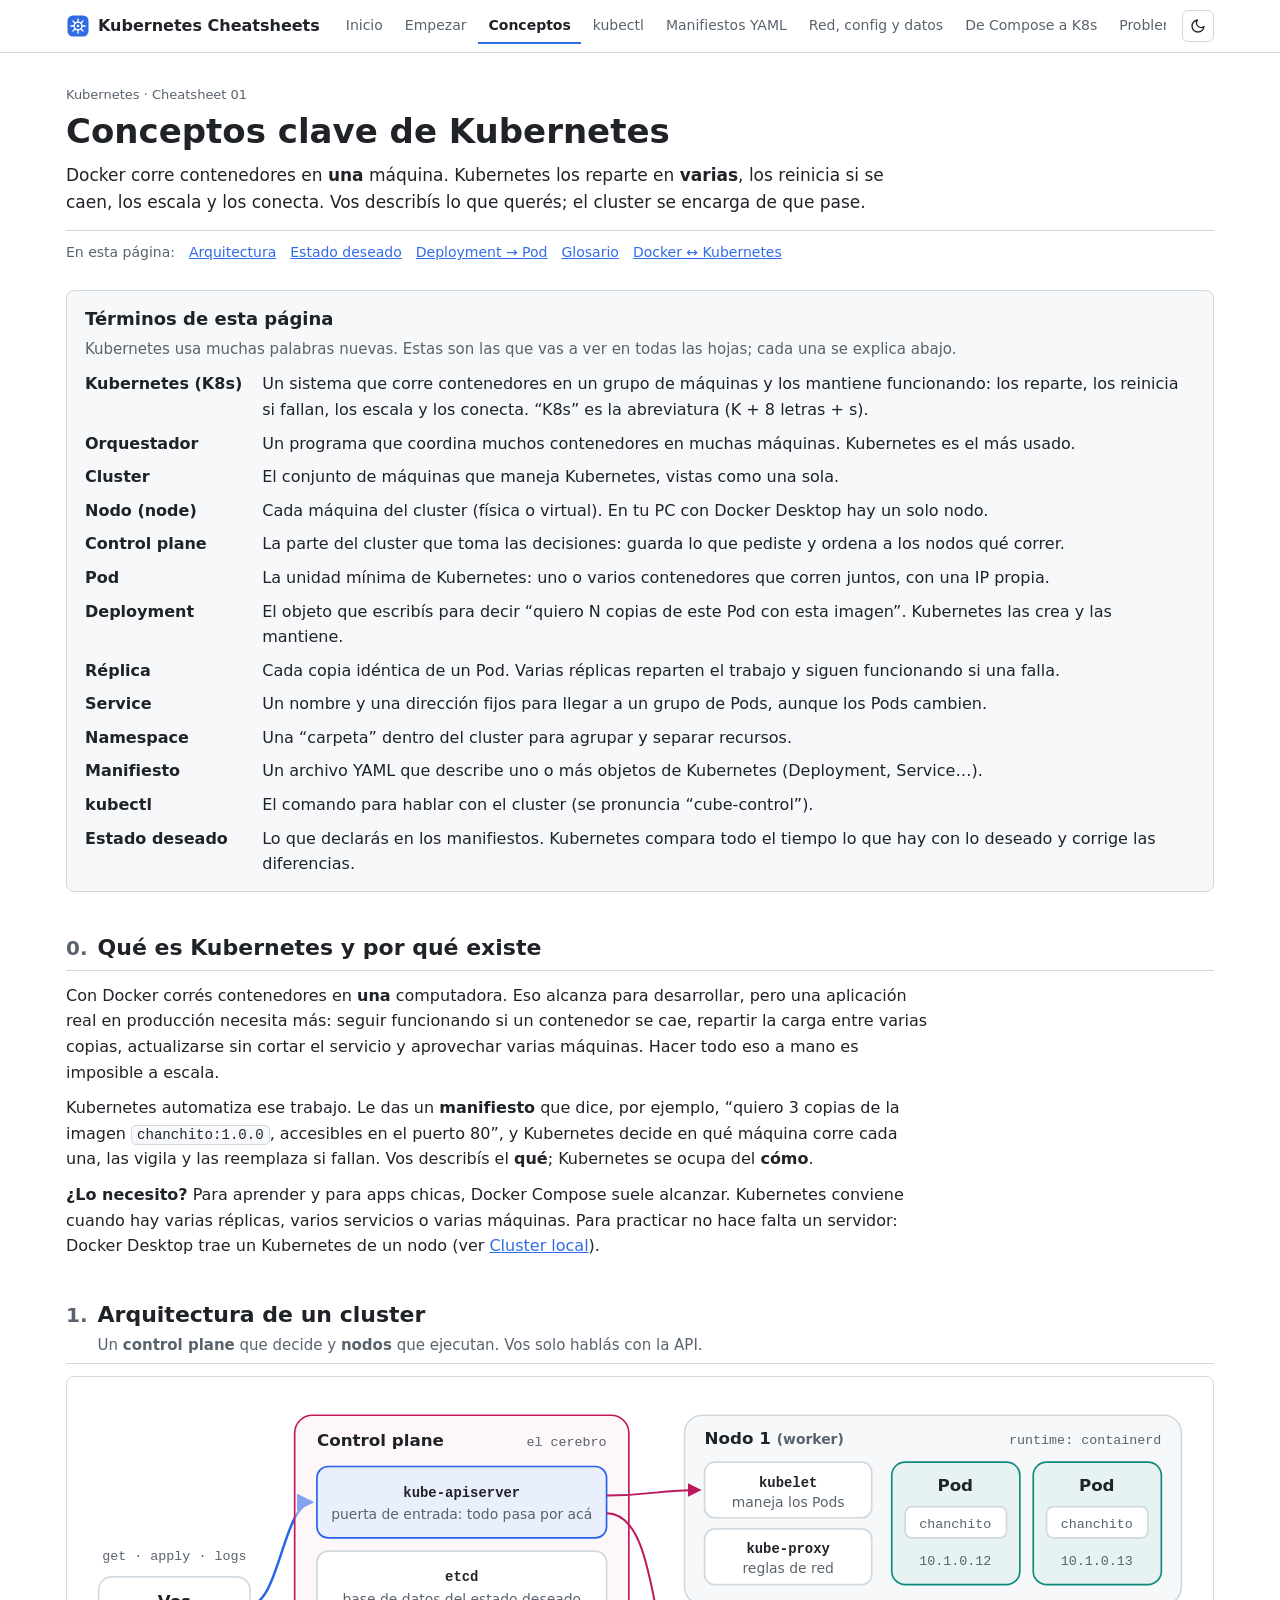
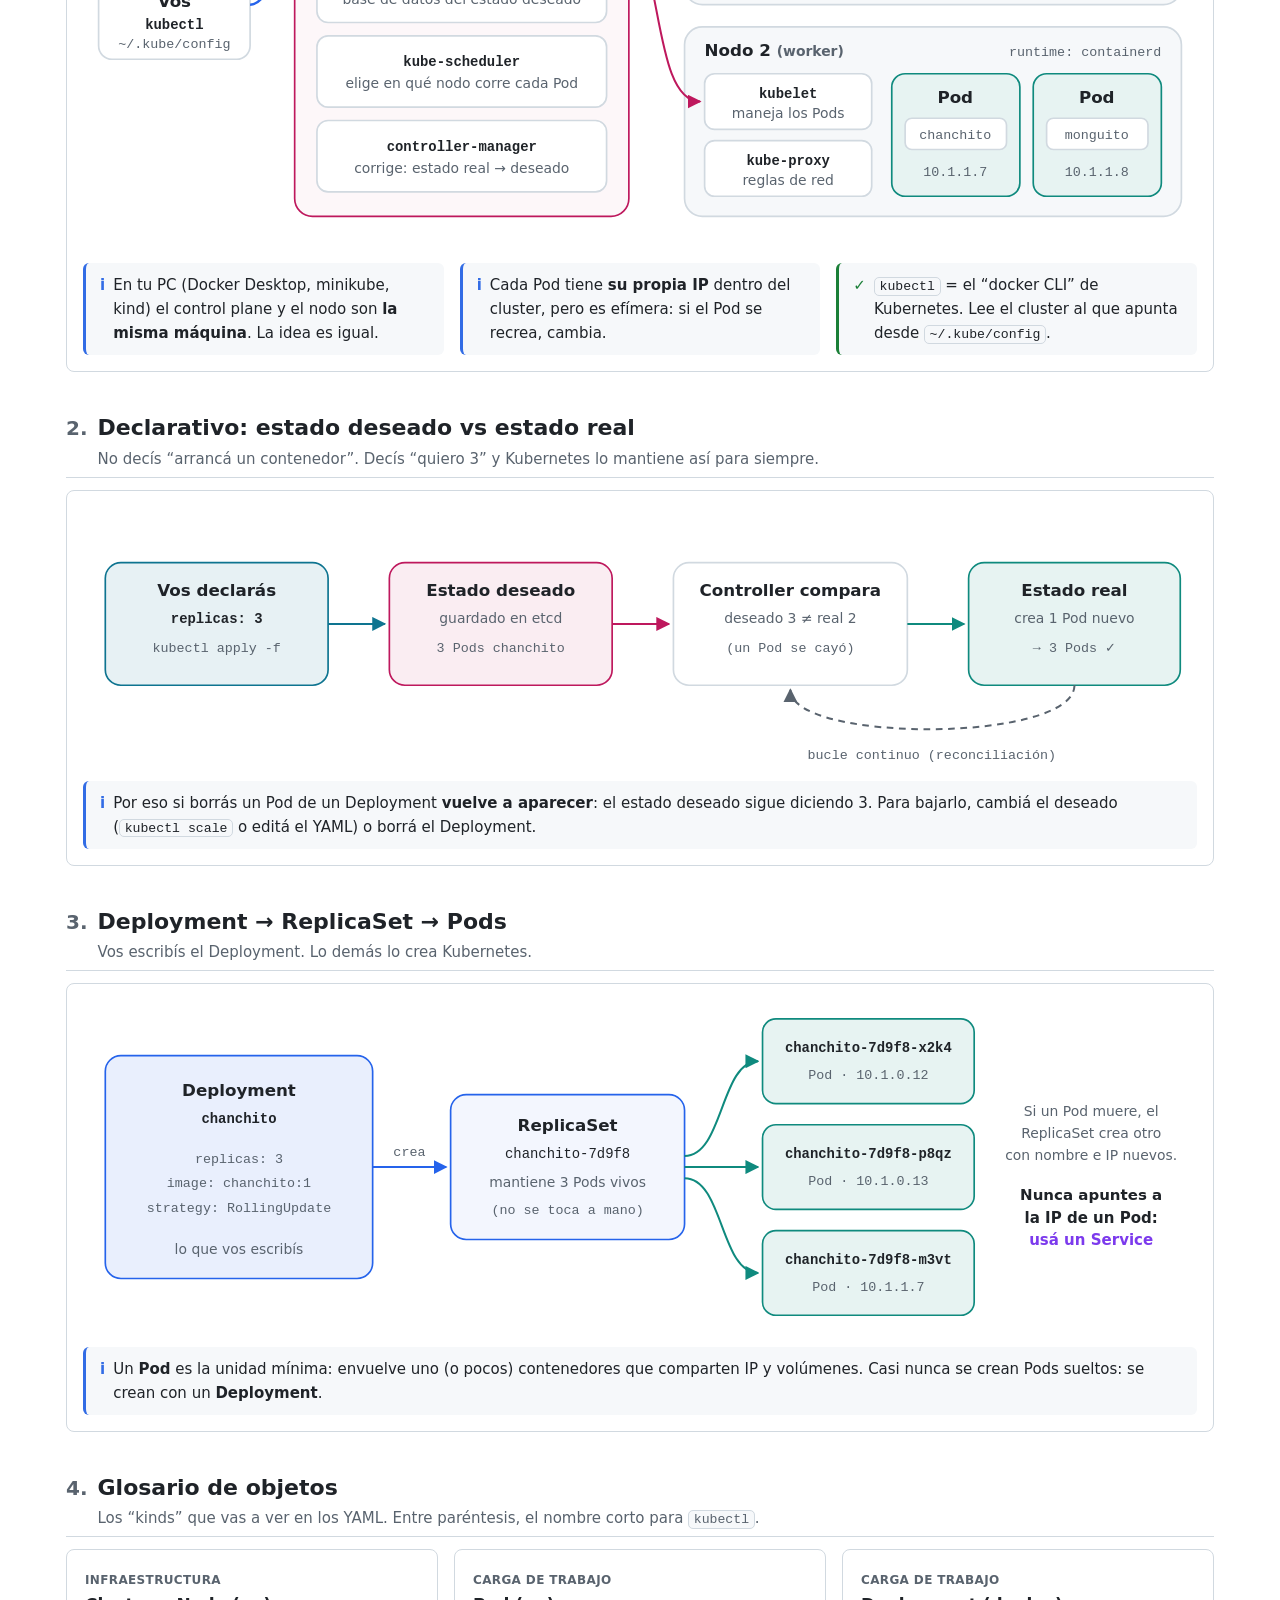
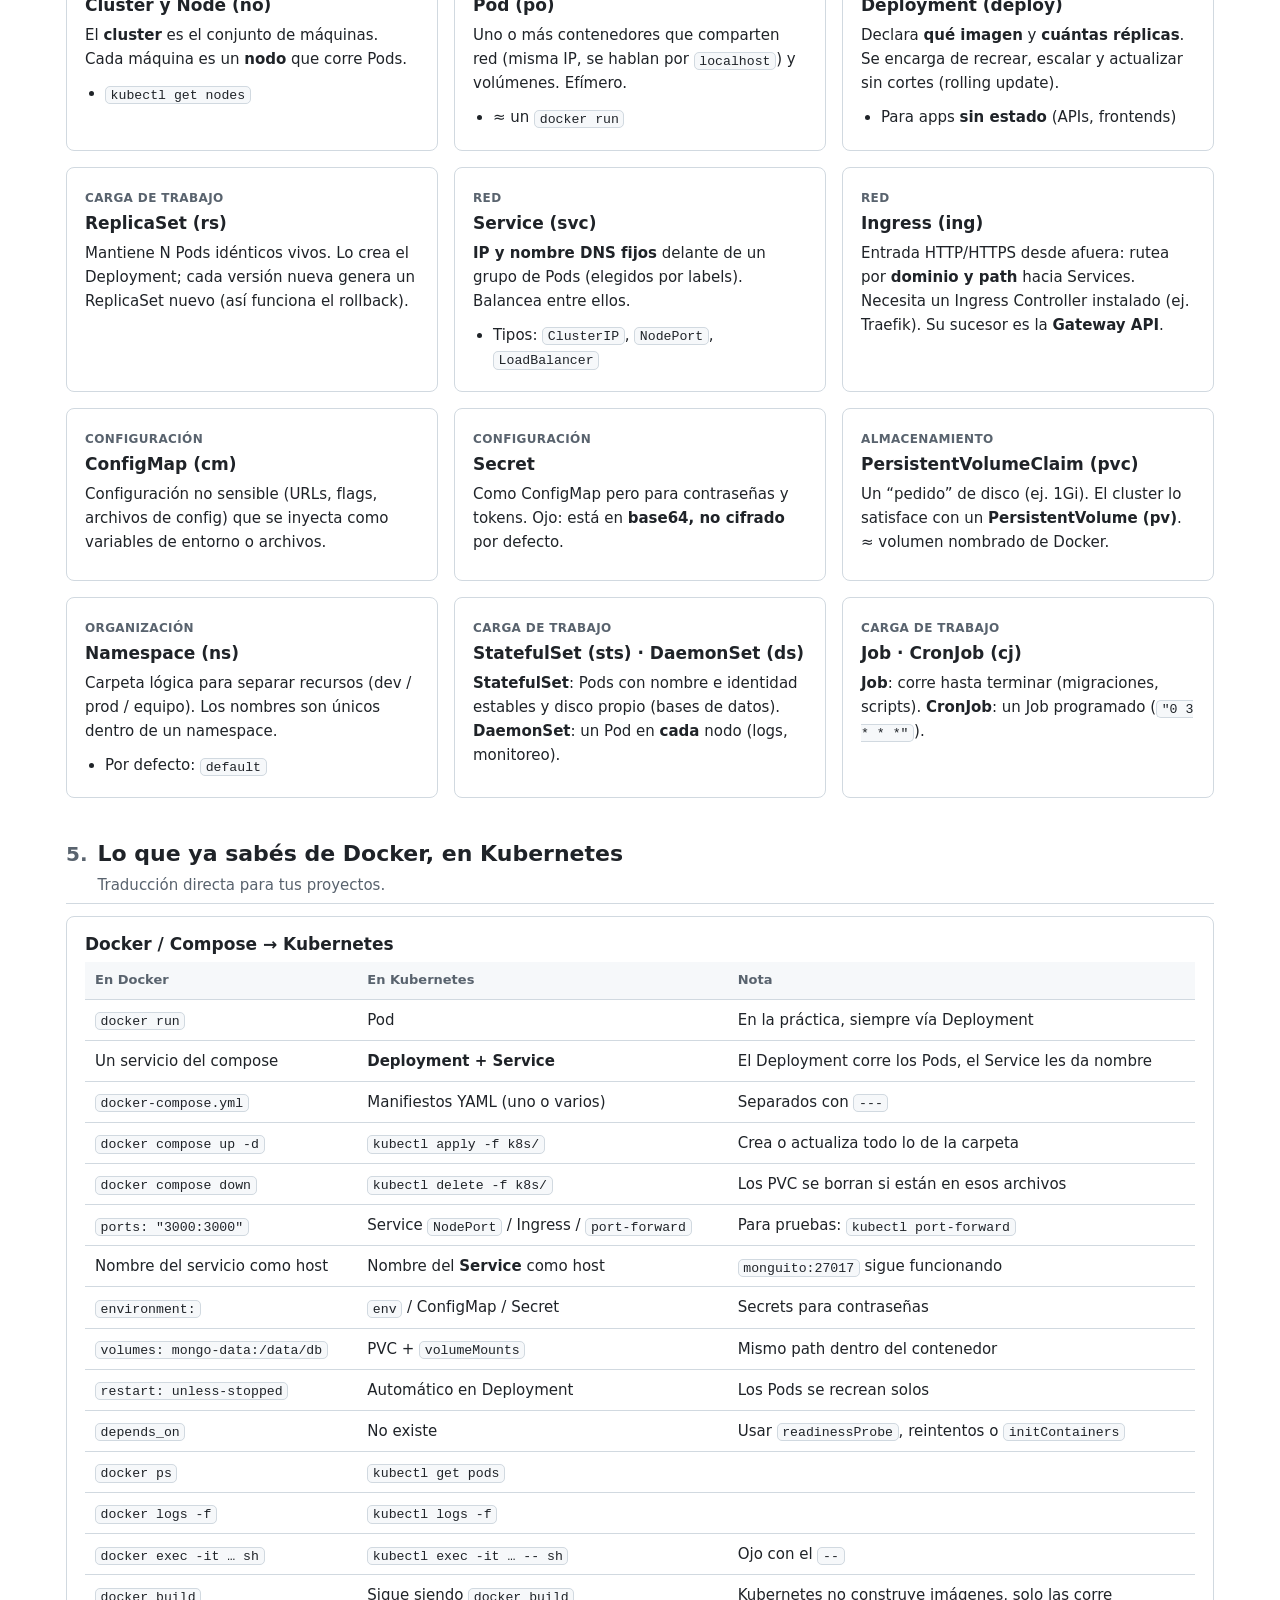
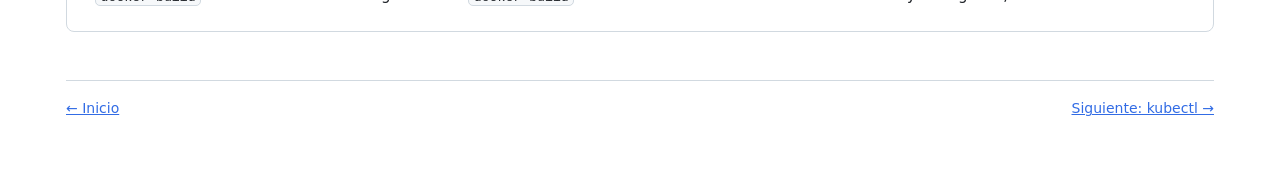
<file: 01-conceptos.html>
<!doctype html>
<html lang="es">
<head>
<meta charset="utf-8">
<meta name="viewport" content="width=device-width, initial-scale=1">
<meta name="description" content="Conceptos de Kubernetes con diagramas: arquitectura del cluster, estado deseado, Deployment, Pods y equivalencias con Docker.">
<meta name="theme-color" content="#326ce5">
<title>Kubernetes · Conceptos</title>
<link rel="icon" href="data:image/svg+xml,%3Csvg xmlns='http://www.w3.org/2000/svg' viewBox='0 0 100 100'%3E%3Ctext y='.9em' font-size='90'%3E%E2%8E%88%3C/text%3E%3C/svg%3E">
<link rel="stylesheet" href="assets/style.css">
<script src="assets/app.js"></script>
</head>
<body data-set="k8s" data-page="conceptos">
<header class="topbar"></header>

<svg width="0" height="0" style="position:absolute" aria-hidden="true" focusable="false">
  <defs>
    <marker id="ah" viewBox="0 0 10 10" refX="9" refY="5" markerWidth="7" markerHeight="7" orient="auto-start-reverse"><path d="M0,0 L10,5 L0,10 z" class="d-head"/></marker>
    <marker id="ah-img" viewBox="0 0 10 10" refX="9" refY="5" markerWidth="7" markerHeight="7" orient="auto-start-reverse"><path d="M0,0 L10,5 L0,10 z" class="f-img"/></marker>
    <marker id="ah-cont" viewBox="0 0 10 10" refX="9" refY="5" markerWidth="7" markerHeight="7" orient="auto-start-reverse"><path d="M0,0 L10,5 L0,10 z" class="f-cont"/></marker>
    <marker id="ah-comp" viewBox="0 0 10 10" refX="9" refY="5" markerWidth="7" markerHeight="7" orient="auto-start-reverse"><path d="M0,0 L10,5 L0,10 z" class="f-comp"/></marker>
    <marker id="ah-file" viewBox="0 0 10 10" refX="9" refY="5" markerWidth="7" markerHeight="7" orient="auto-start-reverse"><path d="M0,0 L10,5 L0,10 z" class="f-file"/></marker>
  </defs>
</svg>

<main class="wrap">

  <div class="hero">
    <span class="eyebrow">Kubernetes · Cheatsheet 01</span>
    <h1>Conceptos clave de Kubernetes</h1>
    <p class="lead">Docker corre contenedores en <b>una</b> máquina. Kubernetes los reparte en <b>varias</b>, los reinicia si se caen, los escala y los conecta. Vos describís lo que querés; el cluster se encarga de que pase.</p>
    <nav class="toc">
      <a href="#arquitectura">Arquitectura</a>
      <a href="#declarativo">Estado deseado</a>
      <a href="#jerarquia">Deployment → Pod</a>
      <a href="#glosario">Glosario</a>
      <a href="#equivalencias">Docker ↔ Kubernetes</a>
    </nav>
  </div>

  <section class="terms-box">
    <h2>Términos de esta página</h2>
    <p>Kubernetes usa muchas palabras nuevas. Estas son las que vas a ver en todas las hojas; cada una se explica abajo.</p>
    <dl class="terms">
      <dt>Kubernetes (K8s)</dt><dd>Un sistema que corre contenedores en un grupo de máquinas y los mantiene funcionando: los reparte, los reinicia si fallan, los escala y los conecta. “K8s” es la abreviatura (K + 8 letras + s).</dd>
      <dt>Orquestador</dt><dd>Un programa que coordina muchos contenedores en muchas máquinas. Kubernetes es el más usado.</dd>
      <dt>Cluster</dt><dd>El conjunto de máquinas que maneja Kubernetes, vistas como una sola.</dd>
      <dt>Nodo (node)</dt><dd>Cada máquina del cluster (física o virtual). En tu PC con Docker Desktop hay un solo nodo.</dd>
      <dt>Control plane</dt><dd>La parte del cluster que toma las decisiones: guarda lo que pediste y ordena a los nodos qué correr.</dd>
      <dt>Pod</dt><dd>La unidad mínima de Kubernetes: uno o varios contenedores que corren juntos, con una IP propia.</dd>
      <dt>Deployment</dt><dd>El objeto que escribís para decir “quiero N copias de este Pod con esta imagen”. Kubernetes las crea y las mantiene.</dd>
      <dt>Réplica</dt><dd>Cada copia idéntica de un Pod. Varias réplicas reparten el trabajo y siguen funcionando si una falla.</dd>
      <dt>Service</dt><dd>Un nombre y una dirección fijos para llegar a un grupo de Pods, aunque los Pods cambien.</dd>
      <dt>Namespace</dt><dd>Una “carpeta” dentro del cluster para agrupar y separar recursos.</dd>
      <dt>Manifiesto</dt><dd>Un archivo YAML que describe uno o más objetos de Kubernetes (Deployment, Service…).</dd>
      <dt>kubectl</dt><dd>El comando para hablar con el cluster (se pronuncia “cube-control”).</dd>
      <dt>Estado deseado</dt><dd>Lo que declarás en los manifiestos. Kubernetes compara todo el tiempo lo que hay con lo deseado y corrige las diferencias.</dd>
    </dl>
  </section>

  <section class="block" id="que-es">
    <div class="section-head">
      <div class="num">0</div>
      <div class="titles"><h2>Qué es Kubernetes y por qué existe</h2></div>
    </div>
    <div class="explain">
      <p>Con Docker corrés contenedores en <b>una</b> computadora. Eso alcanza para desarrollar, pero una aplicación real en producción necesita más: seguir funcionando si un contenedor se cae, repartir la carga entre varias copias, actualizarse sin cortar el servicio y aprovechar varias máquinas. Hacer todo eso a mano es imposible a escala.</p>
      <p>Kubernetes automatiza ese trabajo. Le das un <b>manifiesto</b> que dice, por ejemplo, “quiero 3 copias de la imagen <code>chanchito:1.0.0</code>, accesibles en el puerto 80”, y Kubernetes decide en qué máquina corre cada una, las vigila y las reemplaza si fallan. Vos describís el <b>qué</b>; Kubernetes se ocupa del <b>cómo</b>.</p>
      <p><b>¿Lo necesito?</b> Para aprender y para apps chicas, Docker Compose suele alcanzar. Kubernetes conviene cuando hay varias réplicas, varios servicios o varias máquinas. Para practicar no hace falta un servidor: Docker Desktop trae un Kubernetes de un nodo (ver <a href="02-kubectl.html#local">Cluster local</a>).</p>
    </div>
  </section>

  <!-- ================= ARQUITECTURA ================= -->
  <section class="block" id="arquitectura">
    <div class="section-head">
      <div class="num" style="--tone:var(--c-comp)">1</div>
      <div class="titles"><h2>Arquitectura de un cluster</h2><p>Un <b>control plane</b> que decide y <b>nodos</b> que ejecutan. Vos solo hablás con la API.</p></div>
    </div>
    <div class="diagram">
      <div class="svg-scroll">
      <svg viewBox="0 0 1000 400" role="img" aria-label="kubectl habla con el kube-apiserver del control plane, que da órdenes al kubelet de cada nodo, donde corren los Pods">
        <!-- vos -->
        <text x="82" y="150" text-anchor="middle" class="d-lbl">get · apply · logs</text>
        <rect x="14" y="165" width="136" height="74" rx="12" class="d-plain"/>
        <text x="82" y="192" text-anchor="middle" class="d-title">Vos</text>
        <text x="82" y="212" text-anchor="middle" class="d-code" style="font-weight:700">kubectl</text>
        <text x="82" y="229" text-anchor="middle" class="d-lbl">~/.kube/config</text>
        <path d="M150,190 C176,190 180,98 206,98" class="d-line s-img" style="stroke-width:2.2" marker-end="url(#ah-img)"/>

        <!-- control plane -->
        <rect x="190" y="20" width="300" height="360" rx="16" class="d-comp" style="fill-opacity:.45"/>
        <text x="210" y="48" class="d-title">Control plane</text>
        <text x="470" y="48" text-anchor="end" class="d-lbl">el cerebro</text>

        <rect x="210" y="66" width="260" height="64" rx="10" class="d-img"/>
        <text x="340" y="93" text-anchor="middle" class="d-code" style="font-weight:700">kube-apiserver</text>
        <text x="340" y="113" text-anchor="middle" class="d-sub">puerta de entrada: todo pasa por acá</text>

        <rect x="210" y="142" width="260" height="64" rx="10" class="d-plain"/>
        <text x="340" y="169" text-anchor="middle" class="d-code" style="font-weight:700">etcd</text>
        <text x="340" y="189" text-anchor="middle" class="d-sub">base de datos del estado deseado</text>

        <rect x="210" y="218" width="260" height="64" rx="10" class="d-plain"/>
        <text x="340" y="245" text-anchor="middle" class="d-code" style="font-weight:700">kube-scheduler</text>
        <text x="340" y="265" text-anchor="middle" class="d-sub">elige en qué nodo corre cada Pod</text>

        <rect x="210" y="294" width="260" height="64" rx="10" class="d-plain"/>
        <text x="340" y="321" text-anchor="middle" class="d-code" style="font-weight:700">controller-manager</text>
        <text x="340" y="341" text-anchor="middle" class="d-sub">corrige: estado real → deseado</text>

        <!-- nodo 1 -->
        <rect x="540" y="20" width="446" height="170" rx="16" class="d-box"/>
        <text x="558" y="46" class="d-title">Nodo 1 <tspan class="d-sub">(worker)</tspan></text>
        <text x="968" y="46" text-anchor="end" class="d-lbl">runtime: containerd</text>
        <rect x="558" y="62" width="150" height="50" rx="9" class="d-plain"/>
        <text x="633" y="84" text-anchor="middle" class="d-code" style="font-weight:700">kubelet</text>
        <text x="633" y="102" text-anchor="middle" class="d-sub">maneja los Pods</text>
        <rect x="558" y="122" width="150" height="50" rx="9" class="d-plain"/>
        <text x="633" y="144" text-anchor="middle" class="d-code" style="font-weight:700">kube-proxy</text>
        <text x="633" y="162" text-anchor="middle" class="d-sub">reglas de red</text>

        <rect x="726" y="62" width="115" height="110" rx="12" class="d-cont"/>
        <text x="783" y="88" text-anchor="middle" class="d-title">Pod</text>
        <rect x="738" y="102" width="91" height="28" rx="6" class="d-plain"/>
        <text x="783" y="121" text-anchor="middle" class="d-lbl">chanchito</text>
        <text x="783" y="154" text-anchor="middle" class="d-lbl">10.1.0.12</text>

        <rect x="853" y="62" width="115" height="110" rx="12" class="d-cont"/>
        <text x="910" y="88" text-anchor="middle" class="d-title">Pod</text>
        <rect x="865" y="102" width="91" height="28" rx="6" class="d-plain"/>
        <text x="910" y="121" text-anchor="middle" class="d-lbl">chanchito</text>
        <text x="910" y="154" text-anchor="middle" class="d-lbl">10.1.0.13</text>

        <!-- nodo 2 -->
        <rect x="540" y="210" width="446" height="170" rx="16" class="d-box"/>
        <text x="558" y="236" class="d-title">Nodo 2 <tspan class="d-sub">(worker)</tspan></text>
        <text x="968" y="236" text-anchor="end" class="d-lbl">runtime: containerd</text>
        <rect x="558" y="252" width="150" height="50" rx="9" class="d-plain"/>
        <text x="633" y="274" text-anchor="middle" class="d-code" style="font-weight:700">kubelet</text>
        <text x="633" y="292" text-anchor="middle" class="d-sub">maneja los Pods</text>
        <rect x="558" y="312" width="150" height="50" rx="9" class="d-plain"/>
        <text x="633" y="334" text-anchor="middle" class="d-code" style="font-weight:700">kube-proxy</text>
        <text x="633" y="352" text-anchor="middle" class="d-sub">reglas de red</text>

        <rect x="726" y="252" width="115" height="110" rx="12" class="d-cont"/>
        <text x="783" y="278" text-anchor="middle" class="d-title">Pod</text>
        <rect x="738" y="292" width="91" height="28" rx="6" class="d-plain"/>
        <text x="783" y="311" text-anchor="middle" class="d-lbl">chanchito</text>
        <text x="783" y="344" text-anchor="middle" class="d-lbl">10.1.1.7</text>

        <rect x="853" y="252" width="115" height="110" rx="12" class="d-cont"/>
        <text x="910" y="278" text-anchor="middle" class="d-title">Pod</text>
        <rect x="865" y="292" width="91" height="28" rx="6" class="d-plain"/>
        <text x="910" y="311" text-anchor="middle" class="d-lbl">monguito</text>
        <text x="910" y="344" text-anchor="middle" class="d-lbl">10.1.1.8</text>

        <!-- api -> kubelets -->
        <path d="M470,92 C512,92 515,87 554,87" class="d-line s-comp" marker-end="url(#ah-comp)"/>
        <path d="M470,108 C525,108 505,277 554,277" class="d-line s-comp" marker-end="url(#ah-comp)"/>
      </svg>
      </div>
      <div class="grid cols-3" style="margin-top:12px">
        <div class="callout info"><span class="ico">i</span><p>En tu PC (Docker Desktop, minikube, kind) el control plane y el nodo son <b>la misma máquina</b>. La idea es igual.</p></div>
        <div class="callout info"><span class="ico">i</span><p>Cada Pod tiene <b>su propia IP</b> dentro del cluster, pero es efímera: si el Pod se recrea, cambia.</p></div>
        <div class="callout tip"><span class="ico">✓</span><p><code>kubectl</code> = el “docker CLI” de Kubernetes. Lee el cluster al que apunta desde <code>~/.kube/config</code>.</p></div>
      </div>
    </div>
  </section>

  <!-- ================= DECLARATIVO ================= -->
  <section class="block" id="declarativo">
    <div class="section-head">
      <div class="num" style="--tone:var(--c-file)">2</div>
      <div class="titles"><h2>Declarativo: estado deseado vs estado real</h2><p>No decís “arrancá un contenedor”. Decís “quiero 3” y Kubernetes lo mantiene así para siempre.</p></div>
    </div>
    <div class="diagram">
      <div class="svg-scroll">
      <svg viewBox="0 0 1000 235" role="img" aria-label="Vos declarás 3 réplicas; se guarda como estado deseado; el controller compara con el estado real y crea los Pods que faltan, en un bucle continuo">
        <rect x="20" y="50" width="200" height="110" rx="14" class="d-file"/>
        <text x="120" y="80" text-anchor="middle" class="d-title">Vos declarás</text>
        <text x="120" y="104" text-anchor="middle" class="d-code" style="font-weight:700">replicas: 3</text>
        <text x="120" y="130" text-anchor="middle" class="d-lbl">kubectl apply -f</text>

        <rect x="275" y="50" width="200" height="110" rx="14" class="d-comp"/>
        <text x="375" y="80" text-anchor="middle" class="d-title">Estado deseado</text>
        <text x="375" y="104" text-anchor="middle" class="d-sub">guardado en etcd</text>
        <text x="375" y="130" text-anchor="middle" class="d-lbl">3 Pods chanchito</text>

        <rect x="530" y="50" width="210" height="110" rx="14" class="d-plain"/>
        <text x="635" y="80" text-anchor="middle" class="d-title">Controller compara</text>
        <text x="635" y="104" text-anchor="middle" class="d-sub">deseado 3 ≠ real 2</text>
        <text x="635" y="130" text-anchor="middle" class="d-lbl">(un Pod se cayó)</text>

        <rect x="795" y="50" width="190" height="110" rx="14" class="d-cont"/>
        <text x="890" y="80" text-anchor="middle" class="d-title">Estado real</text>
        <text x="890" y="104" text-anchor="middle" class="d-sub">crea 1 Pod nuevo</text>
        <text x="890" y="130" text-anchor="middle" class="d-lbl">→ 3 Pods ✓</text>

        <path d="M220,105 L271,105" class="d-line s-file" marker-end="url(#ah-file)"/>
        <path d="M475,105 L526,105" class="d-line s-comp" marker-end="url(#ah-comp)"/>
        <path d="M740,105 L791,105" class="d-line s-cont" marker-end="url(#ah-cont)"/>
        <path d="M890,160 C890,212 635,212 635,164" class="d-line" style="stroke-dasharray:6 5" marker-end="url(#ah)"/>
        <text x="762" y="226" text-anchor="middle" class="d-lbl">bucle continuo (reconciliación)</text>
      </svg>
      </div>
      <div class="callout info"><span class="ico">i</span><p>Por eso si borrás un Pod de un Deployment <b>vuelve a aparecer</b>: el estado deseado sigue diciendo 3. Para bajarlo, cambiá el deseado (<code>kubectl scale</code> o editá el YAML) o borrá el Deployment.</p></div>
    </div>
  </section>

  <!-- ================= JERARQUIA ================= -->
  <section class="block" id="jerarquia">
    <div class="section-head">
      <div class="num" style="--tone:var(--c-img)">3</div>
      <div class="titles"><h2>Deployment → ReplicaSet → Pods</h2><p>Vos escribís el Deployment. Lo demás lo crea Kubernetes.</p></div>
    </div>
    <div class="diagram">
      <div class="svg-scroll">
      <svg viewBox="0 0 1000 300" role="img" aria-label="Un Deployment crea un ReplicaSet que mantiene tres Pods">
        <rect x="20" y="50" width="240" height="200" rx="14" class="d-img"/>
        <text x="140" y="86" text-anchor="middle" class="d-title">Deployment</text>
        <text x="140" y="110" text-anchor="middle" class="d-code" style="font-weight:700">chanchito</text>
        <text x="140" y="146" text-anchor="middle" class="d-lbl">replicas: 3</text>
        <text x="140" y="168" text-anchor="middle" class="d-lbl">image: chanchito:1</text>
        <text x="140" y="190" text-anchor="middle" class="d-lbl">strategy: RollingUpdate</text>
        <text x="140" y="228" text-anchor="middle" class="d-sub">lo que vos escribís</text>

        <path d="M260,150 L326,150" class="d-line s-img" marker-end="url(#ah-img)"/>
        <text x="293" y="140" text-anchor="middle" class="d-lbl">crea</text>

        <rect x="330" y="85" width="210" height="130" rx="14" class="d-img" style="fill-opacity:.55"/>
        <text x="435" y="118" text-anchor="middle" class="d-title">ReplicaSet</text>
        <text x="435" y="142" text-anchor="middle" class="d-code">chanchito-7d9f8</text>
        <text x="435" y="168" text-anchor="middle" class="d-sub">mantiene 3 Pods vivos</text>
        <text x="435" y="192" text-anchor="middle" class="d-lbl">(no se toca a mano)</text>

        <path d="M540,140 C575,140 572,55 606,55" class="d-line s-cont" marker-end="url(#ah-cont)"/>
        <path d="M540,150 L606,150" class="d-line s-cont" marker-end="url(#ah-cont)"/>
        <path d="M540,160 C575,160 572,245 606,245" class="d-line s-cont" marker-end="url(#ah-cont)"/>

        <rect x="610" y="17" width="190" height="76" rx="12" class="d-cont"/>
        <text x="705" y="47" text-anchor="middle" class="d-code" style="font-weight:700">chanchito-7d9f8-x2k4</text>
        <text x="705" y="71" text-anchor="middle" class="d-lbl">Pod · 10.1.0.12</text>
        <rect x="610" y="112" width="190" height="76" rx="12" class="d-cont"/>
        <text x="705" y="142" text-anchor="middle" class="d-code" style="font-weight:700">chanchito-7d9f8-p8qz</text>
        <text x="705" y="166" text-anchor="middle" class="d-lbl">Pod · 10.1.0.13</text>
        <rect x="610" y="207" width="190" height="76" rx="12" class="d-cont"/>
        <text x="705" y="237" text-anchor="middle" class="d-code" style="font-weight:700">chanchito-7d9f8-m3vt</text>
        <text x="705" y="261" text-anchor="middle" class="d-lbl">Pod · 10.1.1.7</text>

        <text x="905" y="104" text-anchor="middle" class="d-sub">Si un Pod muere, el</text>
        <text x="905" y="124" text-anchor="middle" class="d-sub">ReplicaSet crea otro</text>
        <text x="905" y="144" text-anchor="middle" class="d-sub">con nombre e IP nuevos.</text>
        <text x="905" y="180" text-anchor="middle" class="d-title" style="font-size:13.5px">Nunca apuntes a</text>
        <text x="905" y="200" text-anchor="middle" class="d-title" style="font-size:13.5px">la IP de un Pod:</text>
        <text x="905" y="220" text-anchor="middle" class="d-title f-net" style="font-size:13.5px">usá un Service</text>
      </svg>
      </div>
      <div class="callout info"><span class="ico">i</span><p>Un <b>Pod</b> es la unidad mínima: envuelve uno (o pocos) contenedores que comparten IP y volúmenes. Casi nunca se crean Pods sueltos: se crean con un <b>Deployment</b>.</p></div>
    </div>
  </section>

  <!-- ================= GLOSARIO ================= -->
  <section class="block" id="glosario" data-search>
    <div class="section-head">
      <div class="num" style="--tone:var(--c-cont)">4</div>
      <div class="titles"><h2>Glosario de objetos</h2><p>Los “kinds” que vas a ver en los YAML. Entre paréntesis, el nombre corto para <code>kubectl</code>.</p></div>
    </div>
    <div class="grid" style="grid-template-columns:repeat(auto-fit,minmax(min(100%,340px),1fr))">
      <div class="card t-comp">
        <span class="tag">Infraestructura</span>
        <h3>Cluster y Node (no)</h3>
        <p>El <b>cluster</b> es el conjunto de máquinas. Cada máquina es un <b>nodo</b> que corre Pods.</p>
        <ul><li><code>kubectl get nodes</code></li></ul>
      </div>
      <div class="card t-cont">
        <span class="tag">Carga de trabajo</span>
        <h3>Pod (po)</h3>
        <p>Uno o más contenedores que comparten red (misma IP, se hablan por <code>localhost</code>) y volúmenes. Efímero.</p>
        <ul><li>≈ un <code>docker run</code></li></ul>
      </div>
      <div class="card t-img">
        <span class="tag">Carga de trabajo</span>
        <h3>Deployment (deploy)</h3>
        <p>Declara <b>qué imagen</b> y <b>cuántas réplicas</b>. Se encarga de recrear, escalar y actualizar sin cortes (rolling update).</p>
        <ul><li>Para apps <b>sin estado</b> (APIs, frontends)</li></ul>
      </div>
      <div class="card t-img">
        <span class="tag">Carga de trabajo</span>
        <h3>ReplicaSet (rs)</h3>
        <p>Mantiene N Pods idénticos vivos. Lo crea el Deployment; cada versión nueva genera un ReplicaSet nuevo (así funciona el rollback).</p>
      </div>
      <div class="card t-net">
        <span class="tag">Red</span>
        <h3>Service (svc)</h3>
        <p><b>IP y nombre DNS fijos</b> delante de un grupo de Pods (elegidos por labels). Balancea entre ellos.</p>
        <ul><li>Tipos: <code>ClusterIP</code>, <code>NodePort</code>, <code>LoadBalancer</code></li></ul>
      </div>
      <div class="card t-net">
        <span class="tag">Red</span>
        <h3>Ingress (ing)</h3>
        <p>Entrada HTTP/HTTPS desde afuera: rutea por <b>dominio y path</b> hacia Services. Necesita un Ingress Controller instalado (ej. Traefik). Su sucesor es la <b>Gateway API</b>.</p>
      </div>
      <div class="card t-file">
        <span class="tag">Configuración</span>
        <h3>ConfigMap (cm)</h3>
        <p>Configuración no sensible (URLs, flags, archivos de config) que se inyecta como variables de entorno o archivos.</p>
      </div>
      <div class="card t-file">
        <span class="tag">Configuración</span>
        <h3>Secret</h3>
        <p>Como ConfigMap pero para contraseñas y tokens. Ojo: está en <b>base64, no cifrado</b> por defecto.</p>
      </div>
      <div class="card t-vol">
        <span class="tag">Almacenamiento</span>
        <h3>PersistentVolumeClaim (pvc)</h3>
        <p>Un “pedido” de disco (ej. 1Gi). El cluster lo satisface con un <b>PersistentVolume (pv)</b>. ≈ volumen nombrado de Docker.</p>
      </div>
      <div class="card t-comp">
        <span class="tag">Organización</span>
        <h3>Namespace (ns)</h3>
        <p>Carpeta lógica para separar recursos (dev / prod / equipo). Los nombres son únicos dentro de un namespace.</p>
        <ul><li>Por defecto: <code>default</code></li></ul>
      </div>
      <div class="card t-img">
        <span class="tag">Carga de trabajo</span>
        <h3>StatefulSet (sts) · DaemonSet (ds)</h3>
        <p><b>StatefulSet</b>: Pods con nombre e identidad estables y disco propio (bases de datos). <b>DaemonSet</b>: un Pod en <b>cada</b> nodo (logs, monitoreo).</p>
      </div>
      <div class="card t-img">
        <span class="tag">Carga de trabajo</span>
        <h3>Job · CronJob (cj)</h3>
        <p><b>Job</b>: corre hasta terminar (migraciones, scripts). <b>CronJob</b>: un Job programado (<code>"0 3 * * *"</code>).</p>
      </div>
    </div>
  </section>

  <!-- ================= EQUIVALENCIAS ================= -->
  <section class="block" id="equivalencias" data-search>
    <div class="section-head">
      <div class="num" style="--tone:var(--c-img)">5</div>
      <div class="titles"><h2>Lo que ya sabés de Docker, en Kubernetes</h2><p>Traducción directa para tus proyectos.</p></div>
    </div>
    <div class="card t-img wide">
      <h3>Docker / Compose → Kubernetes</h3>
      <div class="table-wrap">
        <table>
          <thead><tr><th>En Docker</th><th>En Kubernetes</th><th>Nota</th></tr></thead>
          <tbody>
            <tr><td><code>docker run</code></td><td>Pod</td><td>En la práctica, siempre vía Deployment</td></tr>
            <tr><td>Un servicio del compose</td><td><b>Deployment + Service</b></td><td>El Deployment corre los Pods, el Service les da nombre</td></tr>
            <tr><td><code>docker-compose.yml</code></td><td>Manifiestos YAML (uno o varios)</td><td>Separados con <code>---</code></td></tr>
            <tr><td><code>docker compose up -d</code></td><td><code>kubectl apply -f k8s/</code></td><td>Crea o actualiza todo lo de la carpeta</td></tr>
            <tr><td><code>docker compose down</code></td><td><code>kubectl delete -f k8s/</code></td><td>Los PVC se borran si están en esos archivos</td></tr>
            <tr><td><code>ports: "3000:3000"</code></td><td>Service <code>NodePort</code> / Ingress / <code>port-forward</code></td><td>Para pruebas: <code>kubectl port-forward</code></td></tr>
            <tr><td>Nombre del servicio como host</td><td>Nombre del <b>Service</b> como host</td><td><code>monguito:27017</code> sigue funcionando</td></tr>
            <tr><td><code>environment:</code></td><td><code>env</code> / ConfigMap / Secret</td><td>Secrets para contraseñas</td></tr>
            <tr><td><code>volumes: mongo-data:/data/db</code></td><td>PVC + <code>volumeMounts</code></td><td>Mismo path dentro del contenedor</td></tr>
            <tr><td><code>restart: unless-stopped</code></td><td>Automático en Deployment</td><td>Los Pods se recrean solos</td></tr>
            <tr><td><code>depends_on</code></td><td>No existe</td><td>Usar <code>readinessProbe</code>, reintentos o <code>initContainers</code></td></tr>
            <tr><td><code>docker ps</code></td><td><code>kubectl get pods</code></td><td></td></tr>
            <tr><td><code>docker logs -f</code></td><td><code>kubectl logs -f</code></td><td></td></tr>
            <tr><td><code>docker exec -it … sh</code></td><td><code>kubectl exec -it … -- sh</code></td><td>Ojo con el <code>--</code></td></tr>
            <tr><td><code>docker build</code></td><td>Sigue siendo <code>docker build</code></td><td>Kubernetes no construye imágenes, solo las corre</td></tr>
          </tbody>
        </table>
      </div>
    </div>
  </section>

  <footer class="foot">
    <a href="index.html">← Inicio</a>
    <a href="02-kubectl.html">Siguiente: kubectl →</a>
  </footer>
</main>
</body>
</html>
</file>
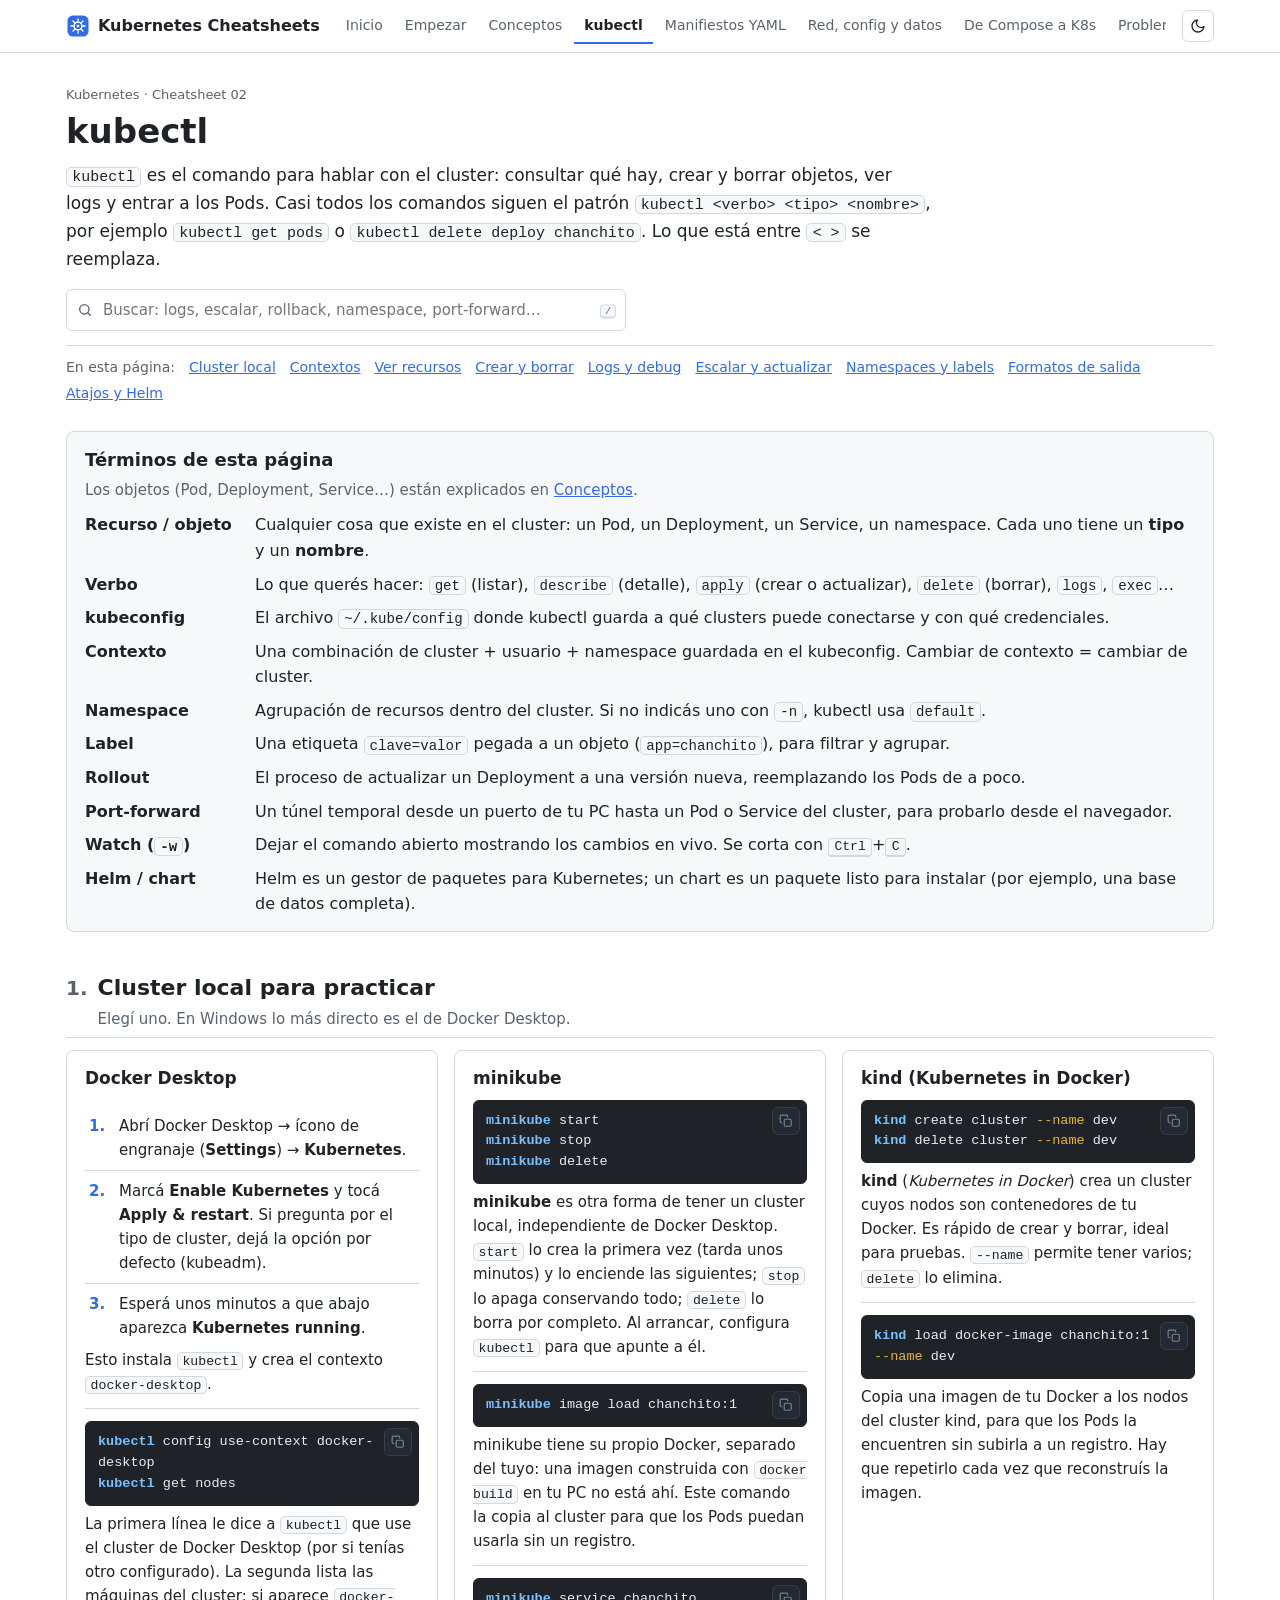
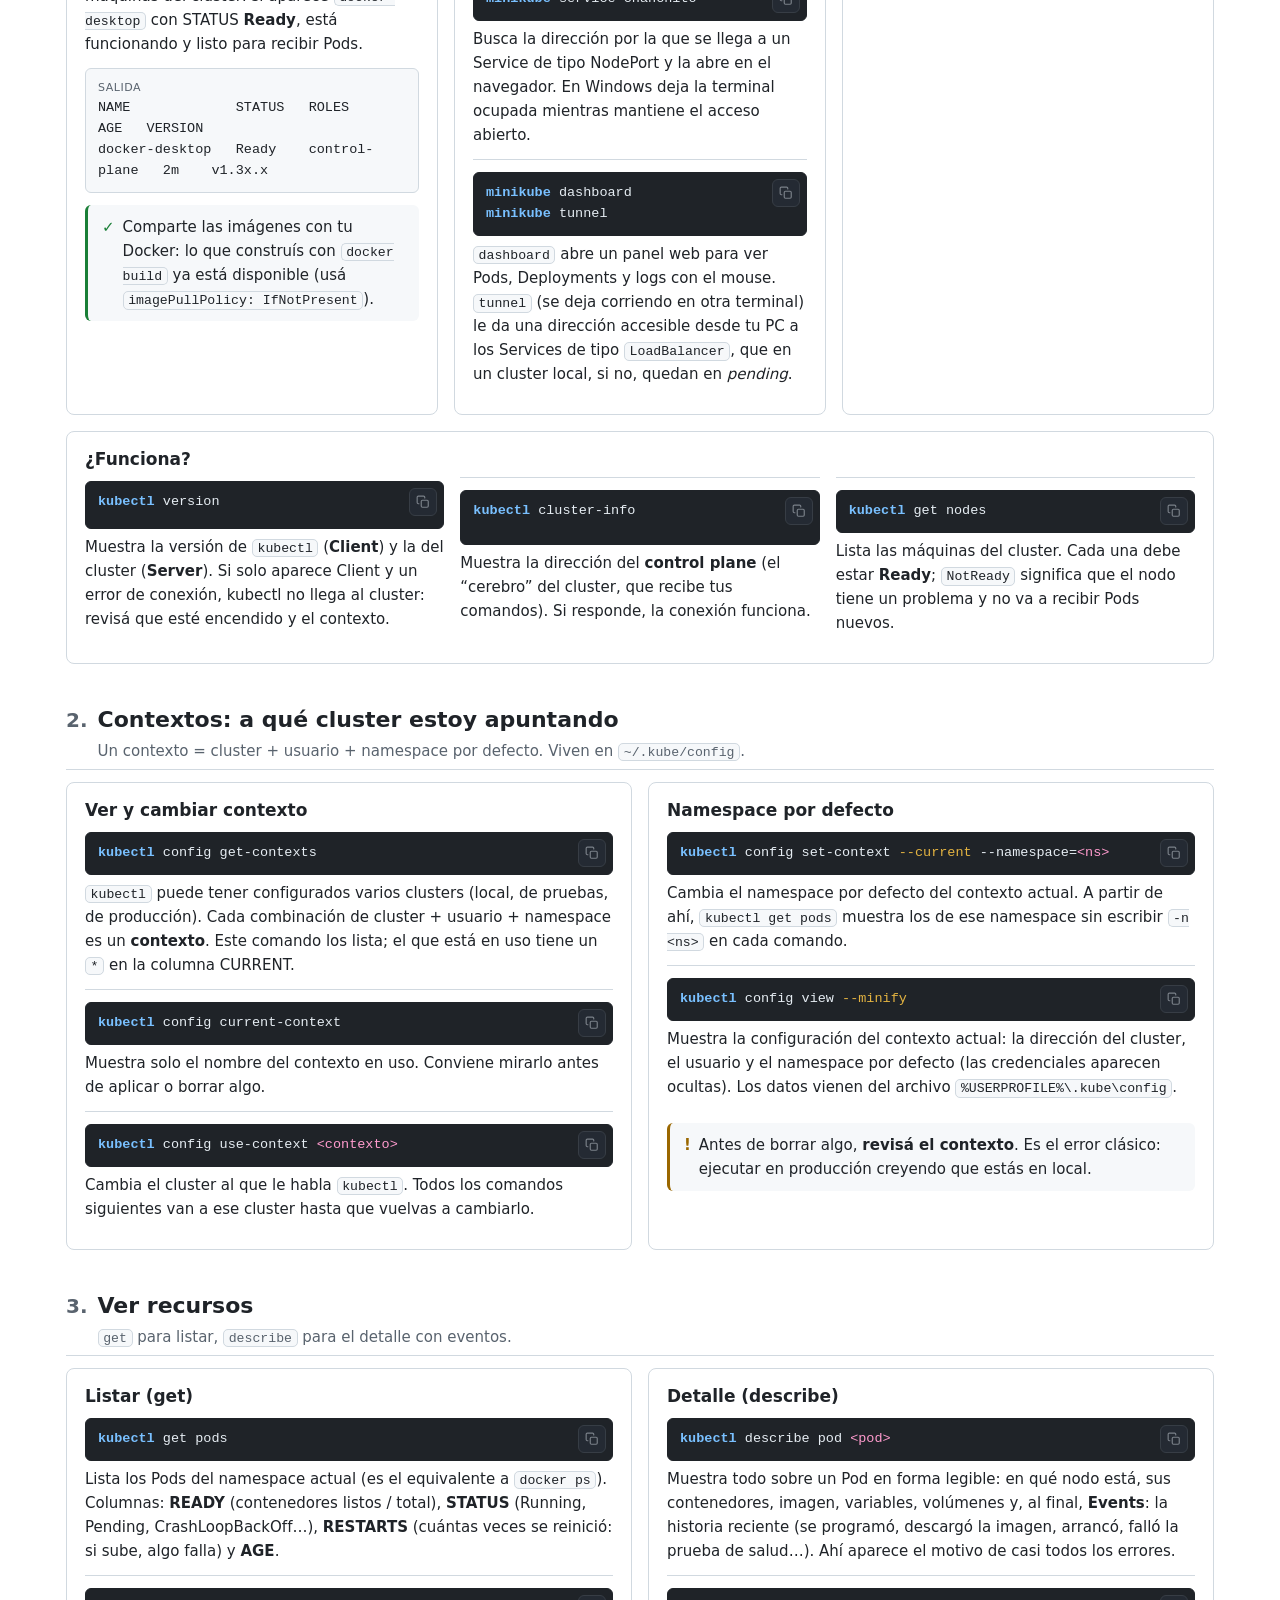
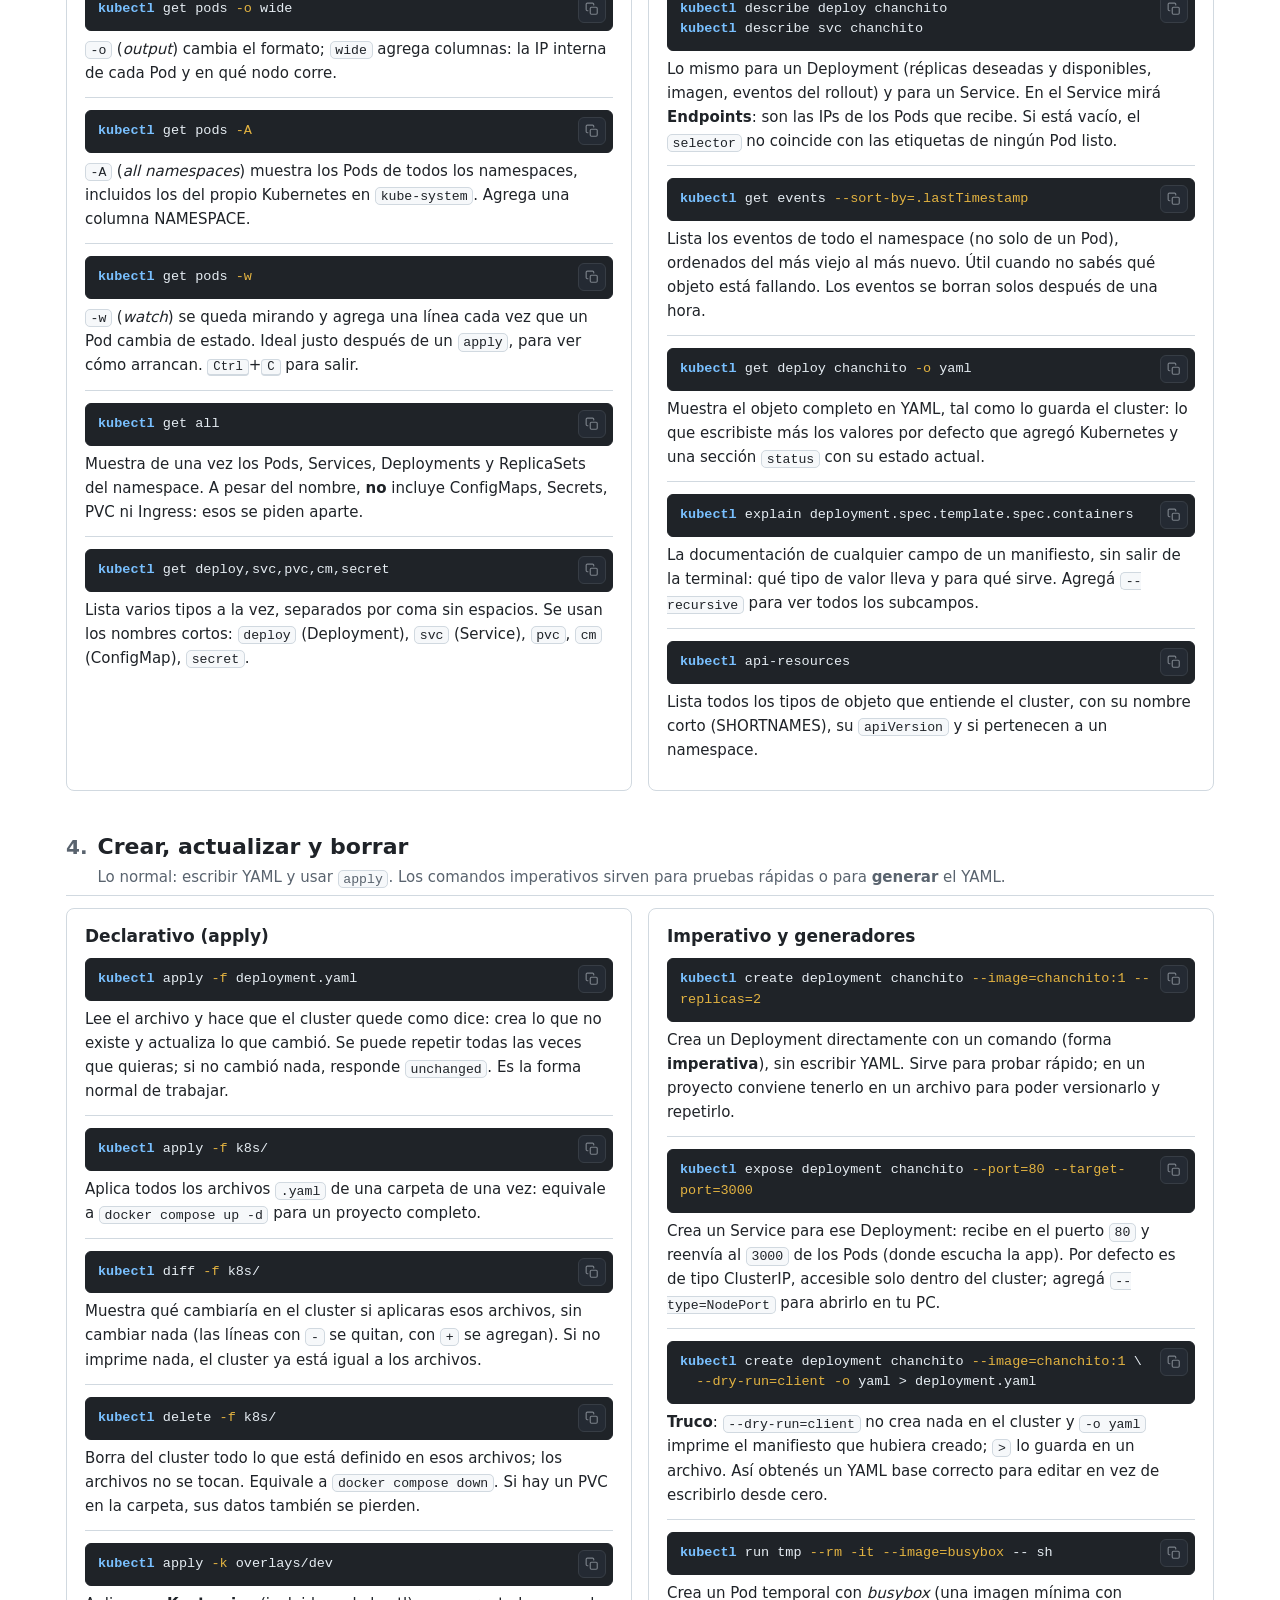
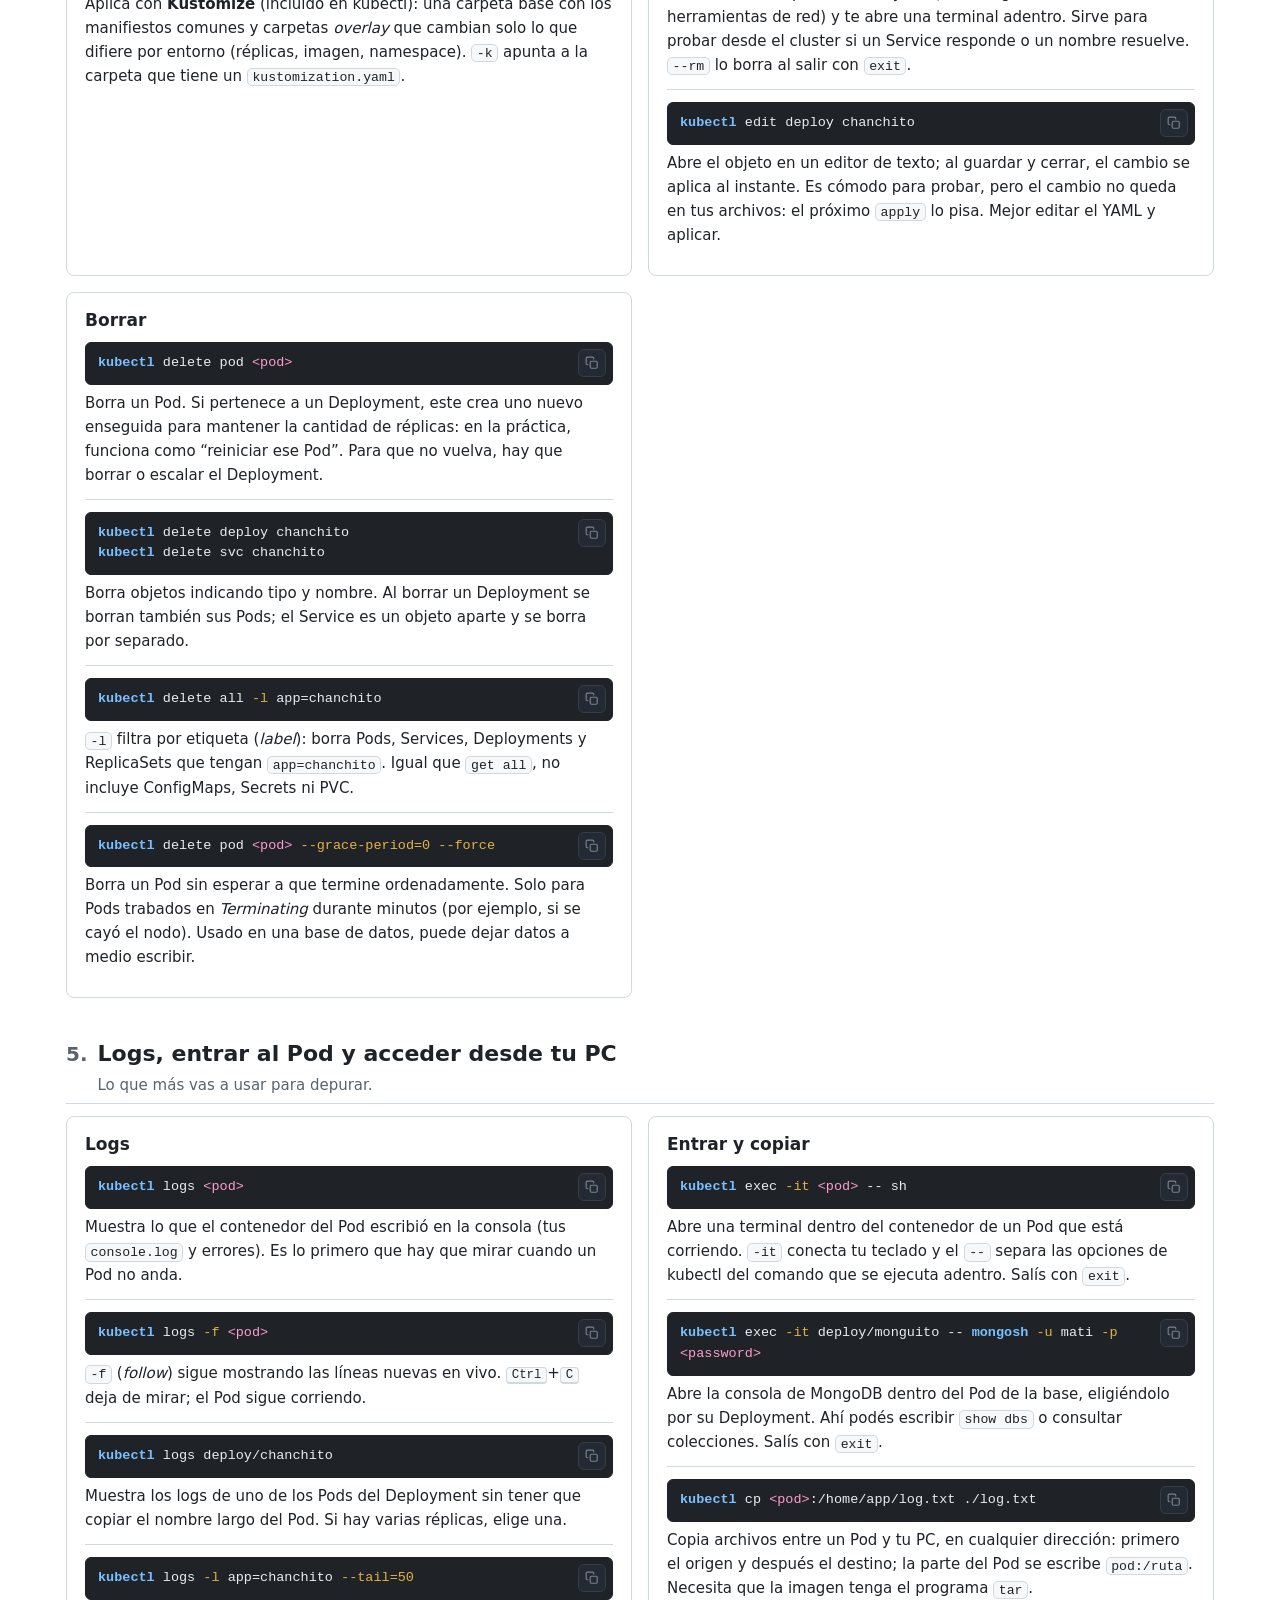
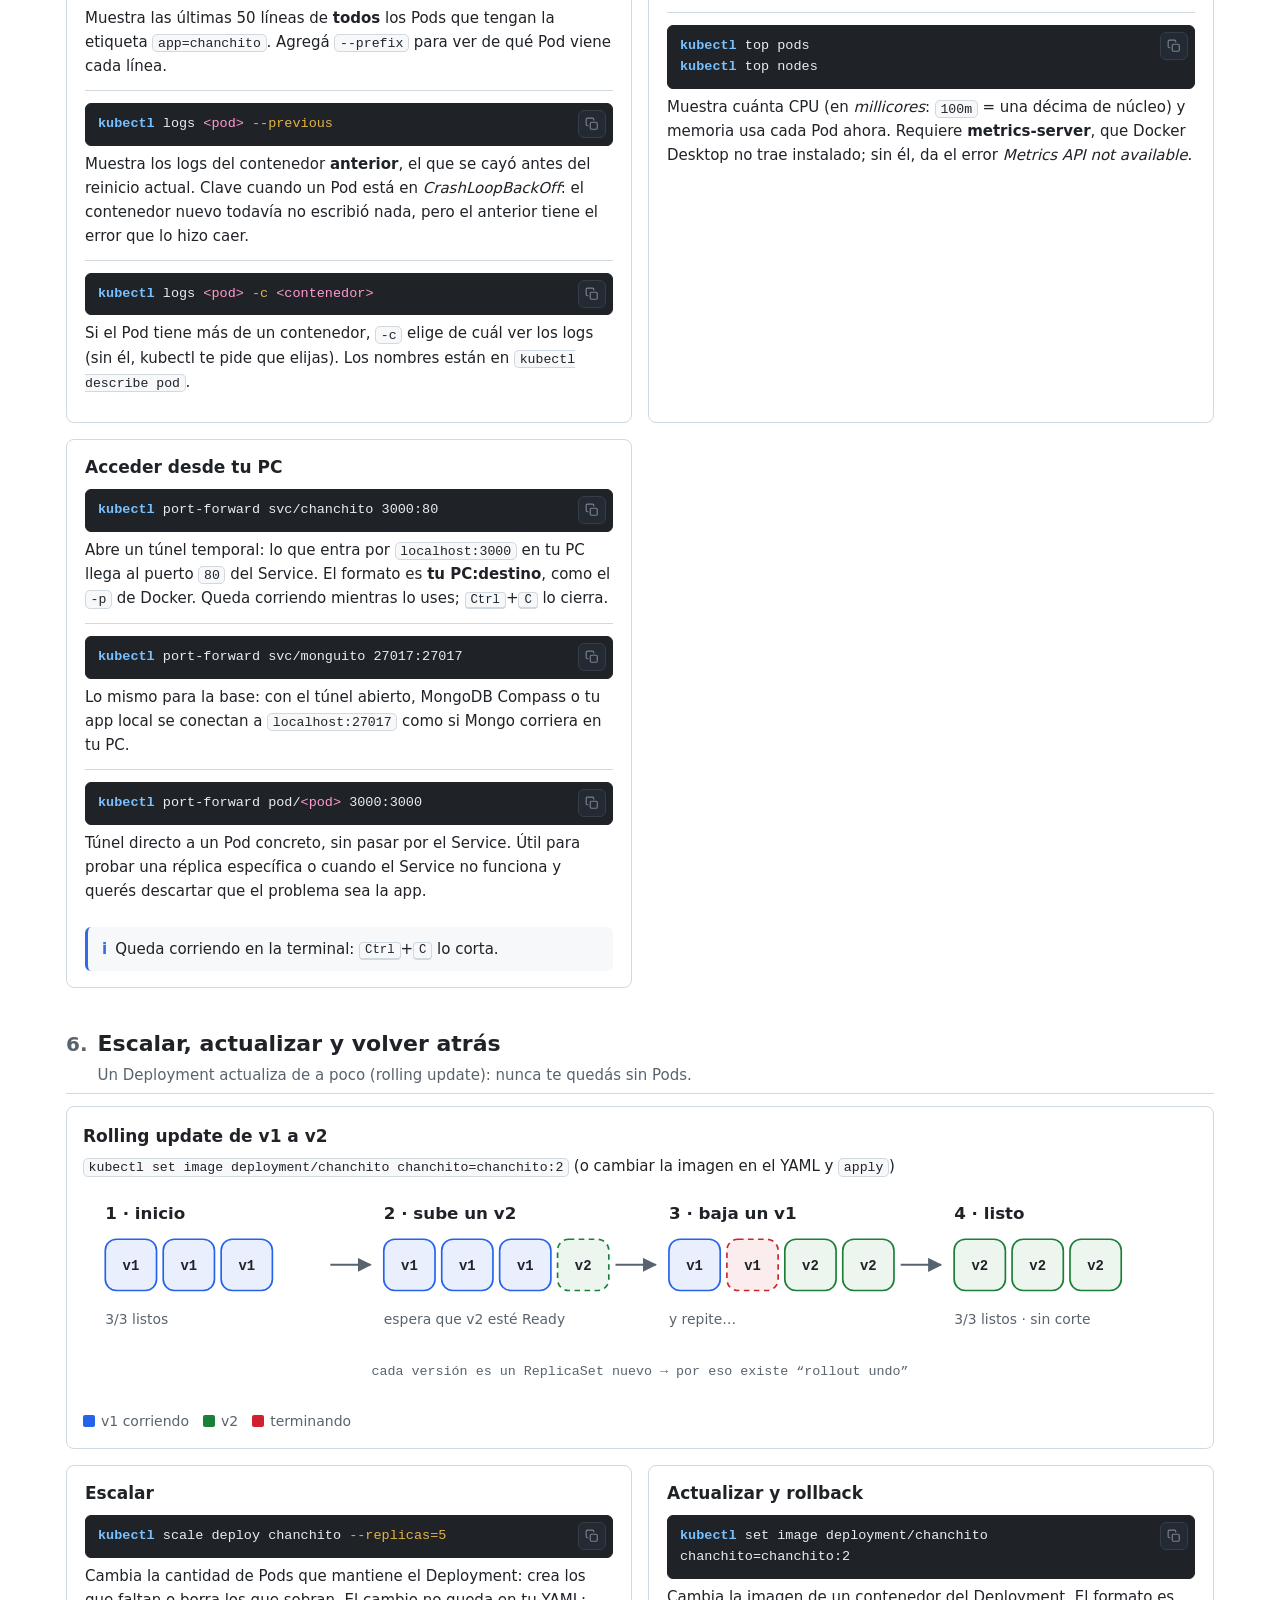
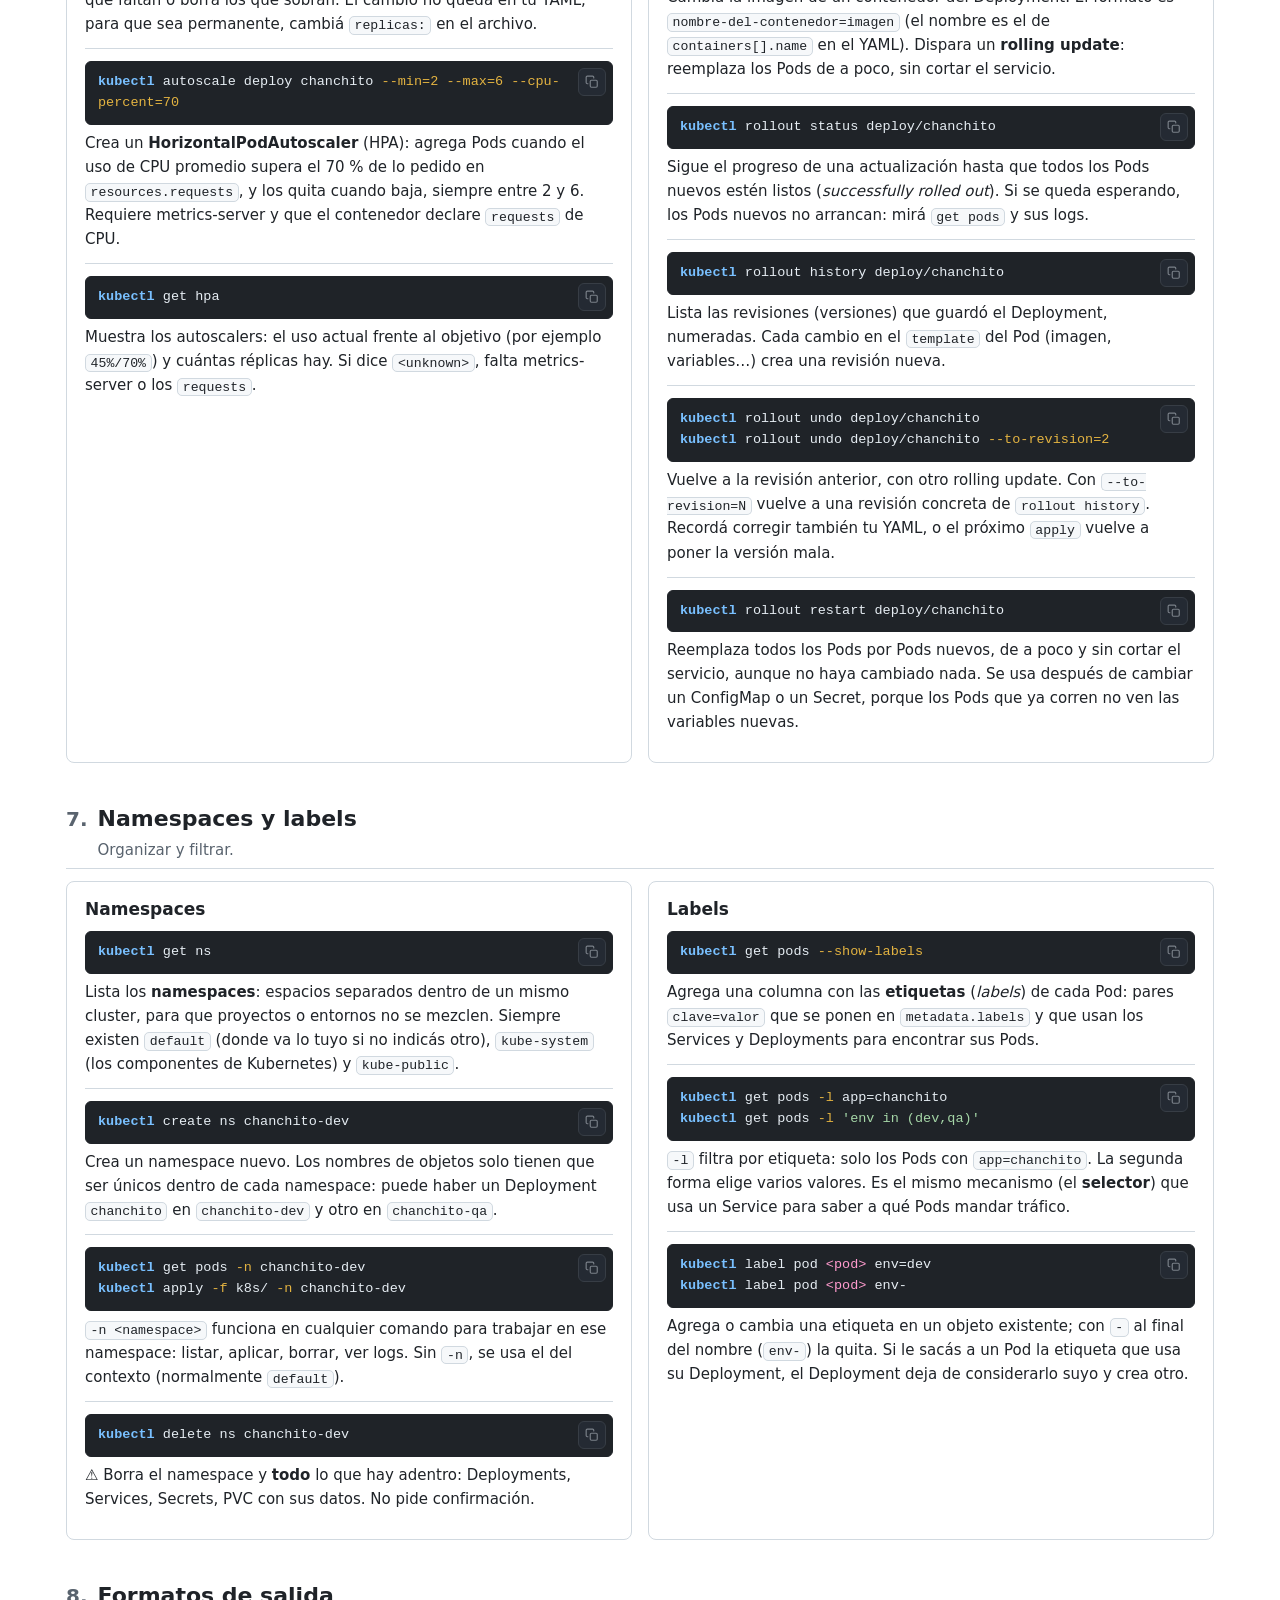
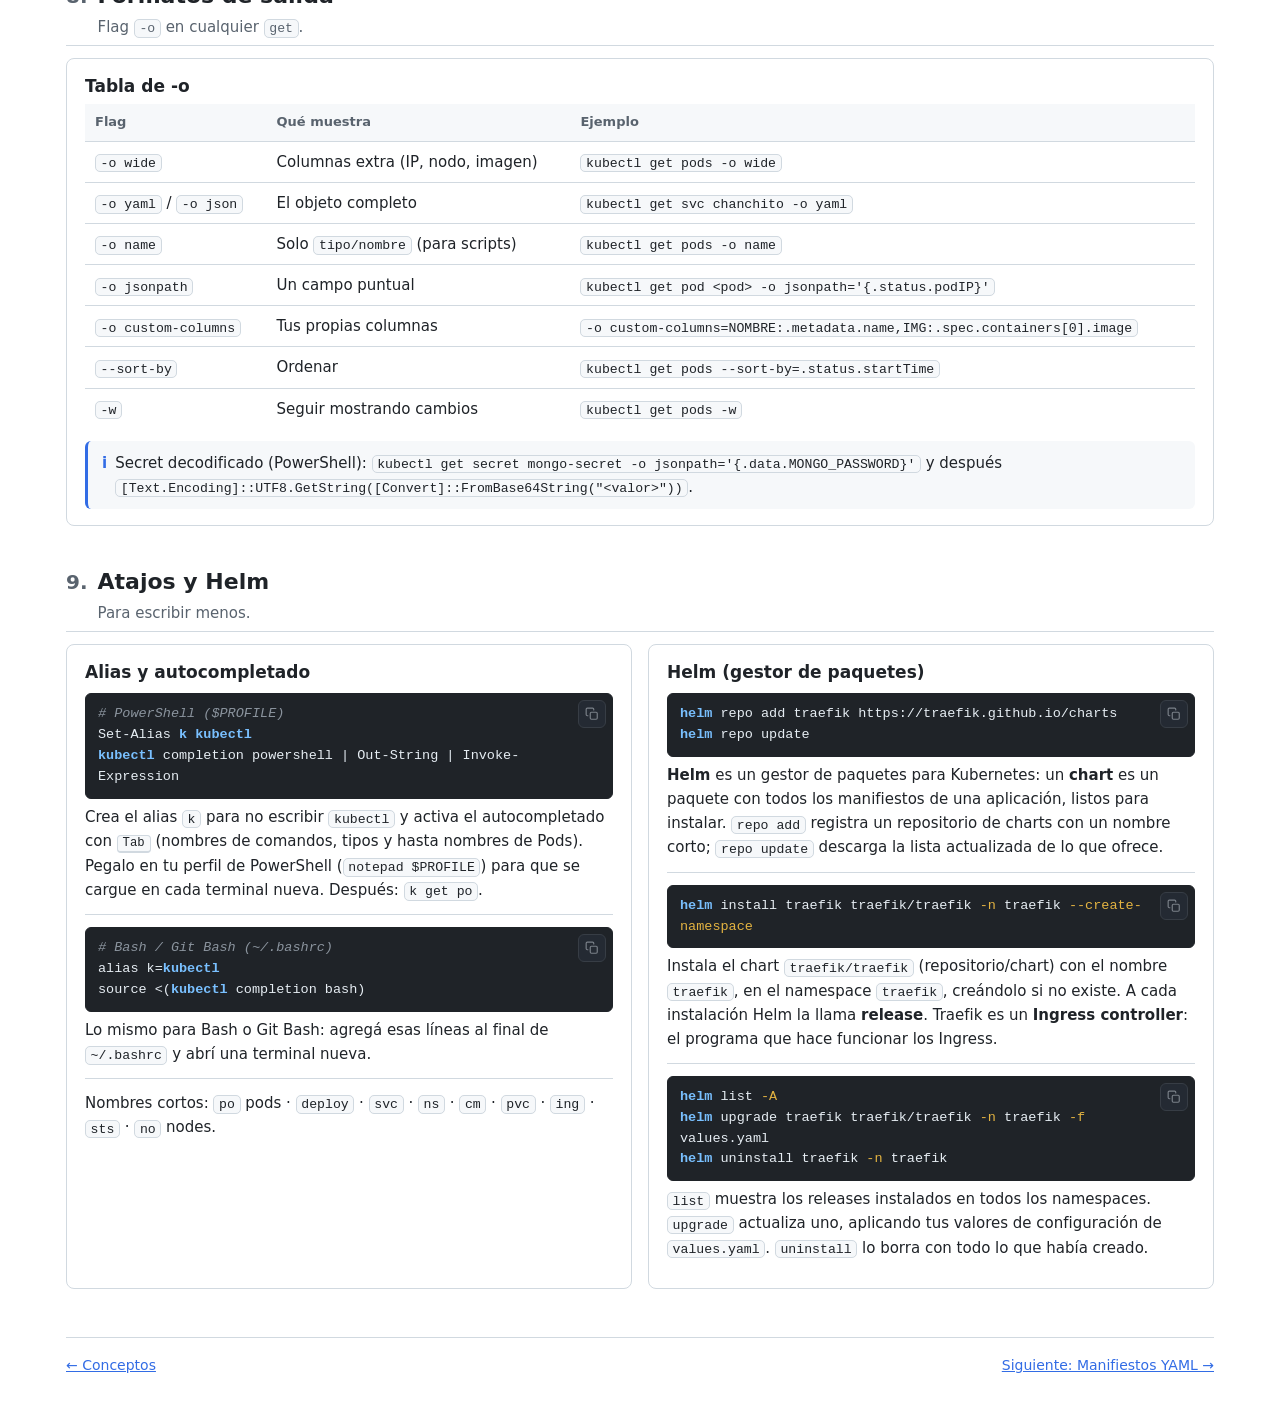
<file: 02-kubectl.html>
<!doctype html>
<html lang="es">
<head>
<meta charset="utf-8">
<meta name="viewport" content="width=device-width, initial-scale=1">
<meta name="description" content="Comandos de kubectl con buscador: cluster local, contextos, get, apply, logs, exec, port-forward, rollouts y Helm.">
<meta name="theme-color" content="#326ce5">
<title>Kubernetes · kubectl</title>
<link rel="icon" href="data:image/svg+xml,%3Csvg xmlns='http://www.w3.org/2000/svg' viewBox='0 0 100 100'%3E%3Ctext y='.9em' font-size='90'%3E%E2%8E%88%3C/text%3E%3C/svg%3E">
<link rel="stylesheet" href="assets/style.css">
<script src="assets/app.js"></script>
</head>
<body data-set="k8s" data-page="kubectl">
<header class="topbar"></header>

<svg width="0" height="0" style="position:absolute" aria-hidden="true" focusable="false">
  <defs>
    <marker id="ah" viewBox="0 0 10 10" refX="9" refY="5" markerWidth="7" markerHeight="7" orient="auto-start-reverse"><path d="M0,0 L10,5 L0,10 z" class="d-head"/></marker>
  </defs>
</svg>

<main class="wrap">

  <div class="hero">
    <span class="eyebrow">Kubernetes · Cheatsheet 02</span>
    <h1>kubectl</h1>
    <p class="lead"><code>kubectl</code> es el comando para hablar con el cluster: consultar qué hay, crear y borrar objetos, ver logs y entrar a los Pods. Casi todos los comandos siguen el patrón <code>kubectl &lt;verbo&gt; &lt;tipo&gt; &lt;nombre&gt;</code>, por ejemplo <code>kubectl get pods</code> o <code>kubectl delete deploy chanchito</code>. Lo que está entre <code>&lt; &gt;</code> se reemplaza.</p>
    <div class="toolbar">
      <label class="search">
        <svg viewBox="0 0 24 24" fill="none" stroke="currentColor" stroke-width="2" stroke-linecap="round" aria-hidden="true"><circle cx="11" cy="11" r="7"/><path d="m20 20-3.5-3.5"/></svg>
        <input id="q" type="search" placeholder="Buscar: logs, escalar, rollback, namespace, port-forward…" autocomplete="off" aria-label="Buscar comando">
        <span class="hint"><kbd>/</kbd></span>
      </label>
    </div>
    <nav class="toc">
      <a href="#local">Cluster local</a>
      <a href="#contexto">Contextos</a>
      <a href="#ver">Ver recursos</a>
      <a href="#aplicar">Crear y borrar</a>
      <a href="#debug">Logs y debug</a>
      <a href="#rollout">Escalar y actualizar</a>
      <a href="#ns">Namespaces y labels</a>
      <a href="#salida">Formatos de salida</a>
      <a href="#extras">Atajos y Helm</a>
    </nav>
  </div>

  <section class="terms-box">
    <h2>Términos de esta página</h2>
    <p>Los objetos (Pod, Deployment, Service…) están explicados en <a href="01-conceptos.html">Conceptos</a>.</p>
    <dl class="terms">
      <dt>Recurso / objeto</dt><dd>Cualquier cosa que existe en el cluster: un Pod, un Deployment, un Service, un namespace. Cada uno tiene un <b>tipo</b> y un <b>nombre</b>.</dd>
      <dt>Verbo</dt><dd>Lo que querés hacer: <code>get</code> (listar), <code>describe</code> (detalle), <code>apply</code> (crear o actualizar), <code>delete</code> (borrar), <code>logs</code>, <code>exec</code>…</dd>
      <dt>kubeconfig</dt><dd>El archivo <code>~/.kube/config</code> donde kubectl guarda a qué clusters puede conectarse y con qué credenciales.</dd>
      <dt>Contexto</dt><dd>Una combinación de cluster + usuario + namespace guardada en el kubeconfig. Cambiar de contexto = cambiar de cluster.</dd>
      <dt>Namespace</dt><dd>Agrupación de recursos dentro del cluster. Si no indicás uno con <code>-n</code>, kubectl usa <code>default</code>.</dd>
      <dt>Label</dt><dd>Una etiqueta <code>clave=valor</code> pegada a un objeto (<code>app=chanchito</code>), para filtrar y agrupar.</dd>
      <dt>Rollout</dt><dd>El proceso de actualizar un Deployment a una versión nueva, reemplazando los Pods de a poco.</dd>
      <dt>Port-forward</dt><dd>Un túnel temporal desde un puerto de tu PC hasta un Pod o Service del cluster, para probarlo desde el navegador.</dd>
      <dt>Watch (<code>-w</code>)</dt><dd>Dejar el comando abierto mostrando los cambios en vivo. Se corta con <kbd>Ctrl</kbd>+<kbd>C</kbd>.</dd>
      <dt>Helm / chart</dt><dd>Helm es un gestor de paquetes para Kubernetes; un chart es un paquete listo para instalar (por ejemplo, una base de datos completa).</dd>
    </dl>
  </section>

  <!-- ================= LOCAL ================= -->
  <section class="block" id="local" data-search>
    <div class="section-head">
      <div class="num" style="--tone:var(--c-comp)">1</div>
      <div class="titles"><h2>Cluster local para practicar</h2><p>Elegí uno. En Windows lo más directo es el de Docker Desktop.</p></div>
    </div>
    <div class="grid cols-3">
      <div class="card t-img">
        <h3>Docker Desktop</h3>
        <div class="cmd"><div class="what">
          <ol class="steps">
            <li>Abrí Docker Desktop → ícono de engranaje (<b>Settings</b>) → <b>Kubernetes</b>.</li>
            <li>Marcá <b>Enable Kubernetes</b> y tocá <b>Apply &amp; restart</b>. Si pregunta por el tipo de cluster, dejá la opción por defecto (kubeadm).</li>
            <li>Esperá unos minutos a que abajo aparezca <b>Kubernetes running</b>.</li>
          </ol>
          Esto instala <code>kubectl</code> y crea el contexto <code>docker-desktop</code>.</div></div>
        <div class="cmd"><pre><code>kubectl config use-context docker-desktop
kubectl get nodes</code></pre><div class="what">La primera línea le dice a <code>kubectl</code> que use el cluster de Docker Desktop (por si tenías otro configurado). La segunda lista las máquinas del cluster: si aparece <code>docker-desktop</code> con STATUS <b>Ready</b>, está funcionando y listo para recibir Pods.</div></div>
        <pre class="out"><code data-lang="plain">NAME             STATUS   ROLES           AGE   VERSION
docker-desktop   Ready    control-plane   2m    v1.3x.x</code></pre>
        <div class="callout tip"><span class="ico">✓</span><p>Comparte las imágenes con tu Docker: lo que construís con <code>docker build</code> ya está disponible (usá <code>imagePullPolicy: IfNotPresent</code>).</p></div>
      </div>
      <div class="card t-cont">
        <h3>minikube</h3>
        <div class="cmd"><pre><code>minikube start
minikube stop
minikube delete</code></pre><div class="what"><b>minikube</b> es otra forma de tener un cluster local, independiente de Docker Desktop. <code>start</code> lo crea la primera vez (tarda unos minutos) y lo enciende las siguientes; <code>stop</code> lo apaga conservando todo; <code>delete</code> lo borra por completo. Al arrancar, configura <code>kubectl</code> para que apunte a él.</div></div>
        <div class="cmd"><pre><code>minikube image load chanchito:1</code></pre><div class="what">minikube tiene su propio Docker, separado del tuyo: una imagen construida con <code>docker build</code> en tu PC no está ahí. Este comando la copia al cluster para que los Pods puedan usarla sin un registro.</div></div>
        <div class="cmd"><pre><code>minikube service chanchito</code></pre><div class="what">Busca la dirección por la que se llega a un Service de tipo NodePort y la abre en el navegador. En Windows deja la terminal ocupada mientras mantiene el acceso abierto.</div></div>
        <div class="cmd"><pre><code>minikube dashboard
minikube tunnel</code></pre><div class="what"><code>dashboard</code> abre un panel web para ver Pods, Deployments y logs con el mouse. <code>tunnel</code> (se deja corriendo en otra terminal) le da una dirección accesible desde tu PC a los Services de tipo <code>LoadBalancer</code>, que en un cluster local, si no, quedan en <i>pending</i>.</div></div>
      </div>
      <div class="card t-net">
        <h3>kind (Kubernetes in Docker)</h3>
        <div class="cmd"><pre><code>kind create cluster --name dev
kind delete cluster --name dev</code></pre><div class="what"><b>kind</b> (<i>Kubernetes in Docker</i>) crea un cluster cuyos nodos son contenedores de tu Docker. Es rápido de crear y borrar, ideal para pruebas. <code>--name</code> permite tener varios; <code>delete</code> lo elimina.</div></div>
        <div class="cmd"><pre><code>kind load docker-image chanchito:1 --name dev</code></pre><div class="what">Copia una imagen de tu Docker a los nodos del cluster kind, para que los Pods la encuentren sin subirla a un registro. Hay que repetirlo cada vez que reconstruís la imagen.</div></div>
      </div>
      <div class="card t-comp wide">
        <h3>¿Funciona?</h3>
        <div class="grid cols-3">
          <div class="cmd"><pre><code>kubectl version</code></pre><div class="what">Muestra la versión de <code>kubectl</code> (<b>Client</b>) y la del cluster (<b>Server</b>). Si solo aparece Client y un error de conexión, kubectl no llega al cluster: revisá que esté encendido y el contexto.</div></div>
          <div class="cmd"><pre><code>kubectl cluster-info</code></pre><div class="what">Muestra la dirección del <b>control plane</b> (el “cerebro” del cluster, que recibe tus comandos). Si responde, la conexión funciona.</div></div>
          <div class="cmd"><pre><code>kubectl get nodes</code></pre><div class="what">Lista las máquinas del cluster. Cada una debe estar <b>Ready</b>; <code>NotReady</code> significa que el nodo tiene un problema y no va a recibir Pods nuevos.</div></div>
        </div>
      </div>
    </div>
  </section>

  <!-- ================= CONTEXTO ================= -->
  <section class="block" id="contexto" data-search>
    <div class="section-head">
      <div class="num" style="--tone:var(--c-file)">2</div>
      <div class="titles"><h2>Contextos: a qué cluster estoy apuntando</h2><p>Un contexto = cluster + usuario + namespace por defecto. Viven en <code>~/.kube/config</code>.</p></div>
    </div>
    <div class="grid">
      <div class="card t-file">
        <h3>Ver y cambiar contexto</h3>
        <div class="cmd"><pre><code>kubectl config get-contexts</code></pre><div class="what"><code>kubectl</code> puede tener configurados varios clusters (local, de pruebas, de producción). Cada combinación de cluster + usuario + namespace es un <b>contexto</b>. Este comando los lista; el que está en uso tiene un <code>*</code> en la columna CURRENT.</div></div>
        <div class="cmd"><pre><code>kubectl config current-context</code></pre><div class="what">Muestra solo el nombre del contexto en uso. Conviene mirarlo antes de aplicar o borrar algo.</div></div>
        <div class="cmd"><pre><code>kubectl config use-context &lt;contexto&gt;</code></pre><div class="what">Cambia el cluster al que le habla <code>kubectl</code>. Todos los comandos siguientes van a ese cluster hasta que vuelvas a cambiarlo.</div></div>
      </div>
      <div class="card t-file">
        <h3>Namespace por defecto</h3>
        <div class="cmd"><pre><code>kubectl config set-context --current --namespace=&lt;ns&gt;</code></pre><div class="what">Cambia el namespace por defecto del contexto actual. A partir de ahí, <code>kubectl get pods</code> muestra los de ese namespace sin escribir <code>-n &lt;ns&gt;</code> en cada comando.</div></div>
        <div class="cmd"><pre><code>kubectl config view --minify</code></pre><div class="what">Muestra la configuración del contexto actual: la dirección del cluster, el usuario y el namespace por defecto (las credenciales aparecen ocultas). Los datos vienen del archivo <code>%USERPROFILE%\.kube\config</code>.</div></div>
        <div class="callout warn"><span class="ico">!</span><p>Antes de borrar algo, <b>revisá el contexto</b>. Es el error clásico: ejecutar en producción creyendo que estás en local.</p></div>
      </div>
    </div>
  </section>

  <!-- ================= VER ================= -->
  <section class="block" id="ver" data-search>
    <div class="section-head">
      <div class="num" style="--tone:var(--c-cont)">3</div>
      <div class="titles"><h2>Ver recursos</h2><p><code>get</code> para listar, <code>describe</code> para el detalle con eventos.</p></div>
    </div>
    <div class="grid">
      <div class="card t-cont">
        <h3>Listar (get)</h3>
        <div class="cmd"><pre><code>kubectl get pods</code></pre><div class="what">Lista los Pods del namespace actual (es el equivalente a <code>docker ps</code>). Columnas: <b>READY</b> (contenedores listos / total), <b>STATUS</b> (Running, Pending, CrashLoopBackOff…), <b>RESTARTS</b> (cuántas veces se reinició: si sube, algo falla) y <b>AGE</b>.</div></div>
        <div class="cmd"><pre><code>kubectl get pods -o wide</code></pre><div class="what"><code>-o</code> (<i>output</i>) cambia el formato; <code>wide</code> agrega columnas: la IP interna de cada Pod y en qué nodo corre.</div></div>
        <div class="cmd"><pre><code>kubectl get pods -A</code></pre><div class="what"><code>-A</code> (<i>all namespaces</i>) muestra los Pods de todos los namespaces, incluidos los del propio Kubernetes en <code>kube-system</code>. Agrega una columna NAMESPACE.</div></div>
        <div class="cmd"><pre><code>kubectl get pods -w</code></pre><div class="what"><code>-w</code> (<i>watch</i>) se queda mirando y agrega una línea cada vez que un Pod cambia de estado. Ideal justo después de un <code>apply</code>, para ver cómo arrancan. <kbd>Ctrl</kbd>+<kbd>C</kbd> para salir.</div></div>
        <div class="cmd"><pre><code>kubectl get all</code></pre><div class="what">Muestra de una vez los Pods, Services, Deployments y ReplicaSets del namespace. A pesar del nombre, <b>no</b> incluye ConfigMaps, Secrets, PVC ni Ingress: esos se piden aparte.</div></div>
        <div class="cmd"><pre><code>kubectl get deploy,svc,pvc,cm,secret</code></pre><div class="what">Lista varios tipos a la vez, separados por coma sin espacios. Se usan los nombres cortos: <code>deploy</code> (Deployment), <code>svc</code> (Service), <code>pvc</code>, <code>cm</code> (ConfigMap), <code>secret</code>.</div></div>
      </div>
      <div class="card t-cont">
        <h3>Detalle (describe)</h3>
        <div class="cmd"><pre><code>kubectl describe pod &lt;pod&gt;</code></pre><div class="what">Muestra todo sobre un Pod en forma legible: en qué nodo está, sus contenedores, imagen, variables, volúmenes y, al final, <b>Events</b>: la historia reciente (se programó, descargó la imagen, arrancó, falló la prueba de salud…). Ahí aparece el motivo de casi todos los errores.</div></div>
        <div class="cmd"><pre><code>kubectl describe deploy chanchito
kubectl describe svc chanchito</code></pre><div class="what">Lo mismo para un Deployment (réplicas deseadas y disponibles, imagen, eventos del rollout) y para un Service. En el Service mirá <b>Endpoints</b>: son las IPs de los Pods que recibe. Si está vacío, el <code>selector</code> no coincide con las etiquetas de ningún Pod listo.</div></div>
        <div class="cmd"><pre><code>kubectl get events --sort-by=.lastTimestamp</code></pre><div class="what">Lista los eventos de todo el namespace (no solo de un Pod), ordenados del más viejo al más nuevo. Útil cuando no sabés qué objeto está fallando. Los eventos se borran solos después de una hora.</div></div>
        <div class="cmd"><pre><code>kubectl get deploy chanchito -o yaml</code></pre><div class="what">Muestra el objeto completo en YAML, tal como lo guarda el cluster: lo que escribiste más los valores por defecto que agregó Kubernetes y una sección <code>status</code> con su estado actual.</div></div>
        <div class="cmd"><pre><code>kubectl explain deployment.spec.template.spec.containers</code></pre><div class="what">La documentación de cualquier campo de un manifiesto, sin salir de la terminal: qué tipo de valor lleva y para qué sirve. Agregá <code>--recursive</code> para ver todos los subcampos.</div></div>
        <div class="cmd"><pre><code>kubectl api-resources</code></pre><div class="what">Lista todos los tipos de objeto que entiende el cluster, con su nombre corto (SHORTNAMES), su <code>apiVersion</code> y si pertenecen a un namespace.</div></div>
      </div>
    </div>
  </section>

  <!-- ================= APLICAR ================= -->
  <section class="block" id="aplicar" data-search>
    <div class="section-head">
      <div class="num" style="--tone:var(--c-img)">4</div>
      <div class="titles"><h2>Crear, actualizar y borrar</h2><p>Lo normal: escribir YAML y usar <code>apply</code>. Los comandos imperativos sirven para pruebas rápidas o para <b>generar</b> el YAML.</p></div>
    </div>
    <div class="grid">
      <div class="card t-img">
        <h3>Declarativo (apply)</h3>
        <div class="cmd"><pre><code>kubectl apply -f deployment.yaml</code></pre><div class="what">Lee el archivo y hace que el cluster quede como dice: crea lo que no existe y actualiza lo que cambió. Se puede repetir todas las veces que quieras; si no cambió nada, responde <code>unchanged</code>. Es la forma normal de trabajar.</div></div>
        <div class="cmd"><pre><code>kubectl apply -f k8s/</code></pre><div class="what">Aplica todos los archivos <code>.yaml</code> de una carpeta de una vez: equivale a <code>docker compose up -d</code> para un proyecto completo.</div></div>
        <div class="cmd"><pre><code>kubectl diff -f k8s/</code></pre><div class="what">Muestra qué cambiaría en el cluster si aplicaras esos archivos, sin cambiar nada (las líneas con <code>-</code> se quitan, con <code>+</code> se agregan). Si no imprime nada, el cluster ya está igual a los archivos.</div></div>
        <div class="cmd"><pre><code>kubectl delete -f k8s/</code></pre><div class="what">Borra del cluster todo lo que está definido en esos archivos; los archivos no se tocan. Equivale a <code>docker compose down</code>. Si hay un PVC en la carpeta, sus datos también se pierden.</div></div>
        <div class="cmd"><pre><code>kubectl apply -k overlays/dev</code></pre><div class="what">Aplica con <b>Kustomize</b> (incluido en kubectl): una carpeta base con los manifiestos comunes y carpetas <i>overlay</i> que cambian solo lo que difiere por entorno (réplicas, imagen, namespace). <code>-k</code> apunta a la carpeta que tiene un <code>kustomization.yaml</code>.</div></div>
      </div>
      <div class="card t-img">
        <h3>Imperativo y generadores</h3>
        <div class="cmd"><pre><code>kubectl create deployment chanchito --image=chanchito:1 --replicas=2</code></pre><div class="what">Crea un Deployment directamente con un comando (forma <b>imperativa</b>), sin escribir YAML. Sirve para probar rápido; en un proyecto conviene tenerlo en un archivo para poder versionarlo y repetirlo.</div></div>
        <div class="cmd"><pre><code>kubectl expose deployment chanchito --port=80 --target-port=3000</code></pre><div class="what">Crea un Service para ese Deployment: recibe en el puerto <code>80</code> y reenvía al <code>3000</code> de los Pods (donde escucha la app). Por defecto es de tipo ClusterIP, accesible solo dentro del cluster; agregá <code>--type=NodePort</code> para abrirlo en tu PC.</div></div>
        <div class="cmd"><pre><code>kubectl create deployment chanchito --image=chanchito:1 \
  --dry-run=client -o yaml &gt; deployment.yaml</code></pre><div class="what"><b>Truco</b>: <code>--dry-run=client</code> no crea nada en el cluster y <code>-o yaml</code> imprime el manifiesto que hubiera creado; <code>&gt;</code> lo guarda en un archivo. Así obtenés un YAML base correcto para editar en vez de escribirlo desde cero.</div></div>
        <div class="cmd"><pre><code>kubectl run tmp --rm -it --image=busybox -- sh</code></pre><div class="what">Crea un Pod temporal con <i>busybox</i> (una imagen mínima con herramientas de red) y te abre una terminal adentro. Sirve para probar desde el cluster si un Service responde o un nombre resuelve. <code>--rm</code> lo borra al salir con <code>exit</code>.</div></div>
        <div class="cmd"><pre><code>kubectl edit deploy chanchito</code></pre><div class="what">Abre el objeto en un editor de texto; al guardar y cerrar, el cambio se aplica al instante. Es cómodo para probar, pero el cambio no queda en tus archivos: el próximo <code>apply</code> lo pisa. Mejor editar el YAML y aplicar.</div></div>
      </div>
      <div class="card t-bad">
        <h3>Borrar</h3>
        <div class="cmd"><pre><code>kubectl delete pod &lt;pod&gt;</code></pre><div class="what">Borra un Pod. Si pertenece a un Deployment, este crea uno nuevo enseguida para mantener la cantidad de réplicas: en la práctica, funciona como “reiniciar ese Pod”. Para que no vuelva, hay que borrar o escalar el Deployment.</div></div>
        <div class="cmd"><pre><code>kubectl delete deploy chanchito
kubectl delete svc chanchito</code></pre><div class="what">Borra objetos indicando tipo y nombre. Al borrar un Deployment se borran también sus Pods; el Service es un objeto aparte y se borra por separado.</div></div>
        <div class="cmd"><pre><code>kubectl delete all -l app=chanchito</code></pre><div class="what"><code>-l</code> filtra por etiqueta (<i>label</i>): borra Pods, Services, Deployments y ReplicaSets que tengan <code>app=chanchito</code>. Igual que <code>get all</code>, no incluye ConfigMaps, Secrets ni PVC.</div></div>
        <div class="cmd"><pre><code>kubectl delete pod &lt;pod&gt; --grace-period=0 --force</code></pre><div class="what">Borra un Pod sin esperar a que termine ordenadamente. Solo para Pods trabados en <i>Terminating</i> durante minutos (por ejemplo, si se cayó el nodo). Usado en una base de datos, puede dejar datos a medio escribir.</div></div>
      </div>
    </div>
  </section>

  <!-- ================= DEBUG ================= -->
  <section class="block" id="debug" data-search>
    <div class="section-head">
      <div class="num" style="--tone:var(--c-cont)">5</div>
      <div class="titles"><h2>Logs, entrar al Pod y acceder desde tu PC</h2><p>Lo que más vas a usar para depurar.</p></div>
    </div>
    <div class="grid">
      <div class="card t-cont">
        <h3>Logs</h3>
        <div class="cmd"><pre><code>kubectl logs &lt;pod&gt;</code></pre><div class="what">Muestra lo que el contenedor del Pod escribió en la consola (tus <code>console.log</code> y errores). Es lo primero que hay que mirar cuando un Pod no anda.</div></div>
        <div class="cmd"><pre><code>kubectl logs -f &lt;pod&gt;</code></pre><div class="what"><code>-f</code> (<i>follow</i>) sigue mostrando las líneas nuevas en vivo. <kbd>Ctrl</kbd>+<kbd>C</kbd> deja de mirar; el Pod sigue corriendo.</div></div>
        <div class="cmd"><pre><code>kubectl logs deploy/chanchito</code></pre><div class="what">Muestra los logs de uno de los Pods del Deployment sin tener que copiar el nombre largo del Pod. Si hay varias réplicas, elige una.</div></div>
        <div class="cmd"><pre><code>kubectl logs -l app=chanchito --tail=50</code></pre><div class="what">Muestra las últimas 50 líneas de <b>todos</b> los Pods que tengan la etiqueta <code>app=chanchito</code>. Agregá <code>--prefix</code> para ver de qué Pod viene cada línea.</div></div>
        <div class="cmd"><pre><code>kubectl logs &lt;pod&gt; --previous</code></pre><div class="what">Muestra los logs del contenedor <b>anterior</b>, el que se cayó antes del reinicio actual. Clave cuando un Pod está en <i>CrashLoopBackOff</i>: el contenedor nuevo todavía no escribió nada, pero el anterior tiene el error que lo hizo caer.</div></div>
        <div class="cmd"><pre><code>kubectl logs &lt;pod&gt; -c &lt;contenedor&gt;</code></pre><div class="what">Si el Pod tiene más de un contenedor, <code>-c</code> elige de cuál ver los logs (sin él, kubectl te pide que elijas). Los nombres están en <code>kubectl describe pod</code>.</div></div>
      </div>
      <div class="card t-cont">
        <h3>Entrar y copiar</h3>
        <div class="cmd"><pre><code>kubectl exec -it &lt;pod&gt; -- sh</code></pre><div class="what">Abre una terminal dentro del contenedor de un Pod que está corriendo. <code>-it</code> conecta tu teclado y el <code>--</code> separa las opciones de kubectl del comando que se ejecuta adentro. Salís con <code>exit</code>.</div></div>
        <div class="cmd"><pre><code>kubectl exec -it deploy/monguito -- mongosh -u mati -p &lt;password&gt;</code></pre><div class="what">Abre la consola de MongoDB dentro del Pod de la base, eligiéndolo por su Deployment. Ahí podés escribir <code>show dbs</code> o consultar colecciones. Salís con <code>exit</code>.</div></div>
        <div class="cmd"><pre><code>kubectl cp &lt;pod&gt;:/home/app/log.txt ./log.txt</code></pre><div class="what">Copia archivos entre un Pod y tu PC, en cualquier dirección: primero el origen y después el destino; la parte del Pod se escribe <code>pod:/ruta</code>. Necesita que la imagen tenga el programa <code>tar</code>.</div></div>
        <div class="cmd"><pre><code>kubectl top pods
kubectl top nodes</code></pre><div class="what">Muestra cuánta CPU (en <i>millicores</i>: <code>100m</code> = una décima de núcleo) y memoria usa cada Pod ahora. Requiere <b>metrics-server</b>, que Docker Desktop no trae instalado; sin él, da el error <i>Metrics API not available</i>.</div></div>
      </div>
      <div class="card t-net">
        <h3>Acceder desde tu PC</h3>
        <div class="cmd"><pre><code>kubectl port-forward svc/chanchito 3000:80</code></pre><div class="what">Abre un túnel temporal: lo que entra por <code>localhost:3000</code> en tu PC llega al puerto <code>80</code> del Service. El formato es <b>tu PC:destino</b>, como el <code>-p</code> de Docker. Queda corriendo mientras lo uses; <kbd>Ctrl</kbd>+<kbd>C</kbd> lo cierra.</div></div>
        <div class="cmd"><pre><code>kubectl port-forward svc/monguito 27017:27017</code></pre><div class="what">Lo mismo para la base: con el túnel abierto, MongoDB Compass o tu app local se conectan a <code>localhost:27017</code> como si Mongo corriera en tu PC.</div></div>
        <div class="cmd"><pre><code>kubectl port-forward pod/&lt;pod&gt; 3000:3000</code></pre><div class="what">Túnel directo a un Pod concreto, sin pasar por el Service. Útil para probar una réplica específica o cuando el Service no funciona y querés descartar que el problema sea la app.</div></div>
        <div class="callout info"><span class="ico">i</span><p>Queda corriendo en la terminal: <kbd>Ctrl</kbd>+<kbd>C</kbd> lo corta.</p></div>
      </div>
    </div>
  </section>

  <!-- ================= ROLLOUT ================= -->
  <section class="block" id="rollout" data-search>
    <div class="section-head">
      <div class="num" style="--tone:var(--ok)">6</div>
      <div class="titles"><h2>Escalar, actualizar y volver atrás</h2><p>Un Deployment actualiza de a poco (rolling update): nunca te quedás sin Pods.</p></div>
    </div>
    <div class="diagram">
      <h3>Rolling update de v1 a v2</h3>
      <p><code>kubectl set image deployment/chanchito chanchito=chanchito:2</code> (o cambiar la imagen en el YAML y <code>apply</code>)</p>
      <div class="svg-scroll">
      <svg viewBox="0 0 1000 190" role="img" aria-label="Rolling update: se crea un Pod v2, se baja uno v1, y así hasta tener tres v2">
        <g>
          <text x="20" y="28" class="d-title">1 · inicio</text>
          <rect x="20" y="46" width="46" height="46" rx="10" class="d-img"/><text x="43" y="74" text-anchor="middle" class="d-code" style="font-weight:700">v1</text>
          <rect x="72" y="46" width="46" height="46" rx="10" class="d-img"/><text x="95" y="74" text-anchor="middle" class="d-code" style="font-weight:700">v1</text>
          <rect x="124" y="46" width="46" height="46" rx="10" class="d-img"/><text x="147" y="74" text-anchor="middle" class="d-code" style="font-weight:700">v1</text>
          <text x="20" y="122" class="d-sub">3/3 listos</text>
        </g>
        <path d="M222,69 L258,69" class="d-line" marker-end="url(#ah)"/>
        <g>
          <text x="270" y="28" class="d-title">2 · sube un v2</text>
          <rect x="270" y="46" width="46" height="46" rx="10" class="d-img"/><text x="293" y="74" text-anchor="middle" class="d-code" style="font-weight:700">v1</text>
          <rect x="322" y="46" width="46" height="46" rx="10" class="d-img"/><text x="345" y="74" text-anchor="middle" class="d-code" style="font-weight:700">v1</text>
          <rect x="374" y="46" width="46" height="46" rx="10" class="d-img"/><text x="397" y="74" text-anchor="middle" class="d-code" style="font-weight:700">v1</text>
          <rect x="426" y="46" width="46" height="46" rx="10" class="d-ok" style="stroke-dasharray:5 4"/><text x="449" y="74" text-anchor="middle" class="d-code" style="font-weight:700">v2</text>
          <text x="270" y="122" class="d-sub">espera que v2 esté Ready</text>
        </g>
        <path d="M478,69 L514,69" class="d-line" marker-end="url(#ah)"/>
        <g>
          <text x="526" y="28" class="d-title">3 · baja un v1</text>
          <rect x="526" y="46" width="46" height="46" rx="10" class="d-img"/><text x="549" y="74" text-anchor="middle" class="d-code" style="font-weight:700">v1</text>
          <rect x="578" y="46" width="46" height="46" rx="10" class="d-bad" style="stroke-dasharray:5 4"/><text x="601" y="74" text-anchor="middle" class="d-code" style="font-weight:700">v1</text>
          <rect x="630" y="46" width="46" height="46" rx="10" class="d-ok"/><text x="653" y="74" text-anchor="middle" class="d-code" style="font-weight:700">v2</text>
          <rect x="682" y="46" width="46" height="46" rx="10" class="d-ok"/><text x="705" y="74" text-anchor="middle" class="d-code" style="font-weight:700">v2</text>
          <text x="526" y="122" class="d-sub">y repite…</text>
        </g>
        <path d="M734,69 L770,69" class="d-line" marker-end="url(#ah)"/>
        <g>
          <text x="782" y="28" class="d-title">4 · listo</text>
          <rect x="782" y="46" width="46" height="46" rx="10" class="d-ok"/><text x="805" y="74" text-anchor="middle" class="d-code" style="font-weight:700">v2</text>
          <rect x="834" y="46" width="46" height="46" rx="10" class="d-ok"/><text x="857" y="74" text-anchor="middle" class="d-code" style="font-weight:700">v2</text>
          <rect x="886" y="46" width="46" height="46" rx="10" class="d-ok"/><text x="909" y="74" text-anchor="middle" class="d-code" style="font-weight:700">v2</text>
          <text x="782" y="122" class="d-sub">3/3 listos · sin corte</text>
        </g>
        <text x="500" y="168" text-anchor="middle" class="d-lbl">cada versión es un ReplicaSet nuevo → por eso existe “rollout undo”</text>
      </svg>
      </div>
      <div class="legend">
        <span class="t-img"><i></i>v1 corriendo</span>
        <span class="t-ok"><i></i>v2</span>
        <span class="t-bad"><i></i>terminando</span>
      </div>
    </div>
    <div class="grid" style="margin-top:16px">
      <div class="card t-ok">
        <h3>Escalar</h3>
        <div class="cmd"><pre><code>kubectl scale deploy chanchito --replicas=5</code></pre><div class="what">Cambia la cantidad de Pods que mantiene el Deployment: crea los que faltan o borra los que sobran. El cambio no queda en tu YAML; para que sea permanente, cambiá <code>replicas:</code> en el archivo.</div></div>
        <div class="cmd"><pre><code>kubectl autoscale deploy chanchito --min=2 --max=6 --cpu-percent=70</code></pre><div class="what">Crea un <b>HorizontalPodAutoscaler</b> (HPA): agrega Pods cuando el uso de CPU promedio supera el 70 % de lo pedido en <code>resources.requests</code>, y los quita cuando baja, siempre entre 2 y 6. Requiere metrics-server y que el contenedor declare <code>requests</code> de CPU.</div></div>
        <div class="cmd"><pre><code>kubectl get hpa</code></pre><div class="what">Muestra los autoscalers: el uso actual frente al objetivo (por ejemplo <code>45%/70%</code>) y cuántas réplicas hay. Si dice <code>&lt;unknown&gt;</code>, falta metrics-server o los <code>requests</code>.</div></div>
      </div>
      <div class="card t-ok">
        <h3>Actualizar y rollback</h3>
        <div class="cmd"><pre><code>kubectl set image deployment/chanchito chanchito=chanchito:2</code></pre><div class="what">Cambia la imagen de un contenedor del Deployment. El formato es <code>nombre-del-contenedor=imagen</code> (el nombre es el de <code>containers[].name</code> en el YAML). Dispara un <b>rolling update</b>: reemplaza los Pods de a poco, sin cortar el servicio.</div></div>
        <div class="cmd"><pre><code>kubectl rollout status deploy/chanchito</code></pre><div class="what">Sigue el progreso de una actualización hasta que todos los Pods nuevos estén listos (<i>successfully rolled out</i>). Si se queda esperando, los Pods nuevos no arrancan: mirá <code>get pods</code> y sus logs.</div></div>
        <div class="cmd"><pre><code>kubectl rollout history deploy/chanchito</code></pre><div class="what">Lista las revisiones (versiones) que guardó el Deployment, numeradas. Cada cambio en el <code>template</code> del Pod (imagen, variables…) crea una revisión nueva.</div></div>
        <div class="cmd"><pre><code>kubectl rollout undo deploy/chanchito
kubectl rollout undo deploy/chanchito --to-revision=2</code></pre><div class="what">Vuelve a la revisión anterior, con otro rolling update. Con <code>--to-revision=N</code> vuelve a una revisión concreta de <code>rollout history</code>. Recordá corregir también tu YAML, o el próximo <code>apply</code> vuelve a poner la versión mala.</div></div>
        <div class="cmd"><pre><code>kubectl rollout restart deploy/chanchito</code></pre><div class="what">Reemplaza todos los Pods por Pods nuevos, de a poco y sin cortar el servicio, aunque no haya cambiado nada. Se usa después de cambiar un ConfigMap o un Secret, porque los Pods que ya corren no ven las variables nuevas.</div></div>
      </div>
    </div>
  </section>

  <!-- ================= NS ================= -->
  <section class="block" id="ns" data-search>
    <div class="section-head">
      <div class="num" style="--tone:var(--c-comp)">7</div>
      <div class="titles"><h2>Namespaces y labels</h2><p>Organizar y filtrar.</p></div>
    </div>
    <div class="grid">
      <div class="card t-comp">
        <h3>Namespaces</h3>
        <div class="cmd"><pre><code>kubectl get ns</code></pre><div class="what">Lista los <b>namespaces</b>: espacios separados dentro de un mismo cluster, para que proyectos o entornos no se mezclen. Siempre existen <code>default</code> (donde va lo tuyo si no indicás otro), <code>kube-system</code> (los componentes de Kubernetes) y <code>kube-public</code>.</div></div>
        <div class="cmd"><pre><code>kubectl create ns chanchito-dev</code></pre><div class="what">Crea un namespace nuevo. Los nombres de objetos solo tienen que ser únicos dentro de cada namespace: puede haber un Deployment <code>chanchito</code> en <code>chanchito-dev</code> y otro en <code>chanchito-qa</code>.</div></div>
        <div class="cmd"><pre><code>kubectl get pods -n chanchito-dev
kubectl apply -f k8s/ -n chanchito-dev</code></pre><div class="what"><code>-n &lt;namespace&gt;</code> funciona en cualquier comando para trabajar en ese namespace: listar, aplicar, borrar, ver logs. Sin <code>-n</code>, se usa el del contexto (normalmente <code>default</code>).</div></div>
        <div class="cmd"><pre><code>kubectl delete ns chanchito-dev</code></pre><div class="what">⚠ Borra el namespace y <b>todo</b> lo que hay adentro: Deployments, Services, Secrets, PVC con sus datos. No pide confirmación.</div></div>
      </div>
      <div class="card t-comp">
        <h3>Labels</h3>
        <div class="cmd"><pre><code>kubectl get pods --show-labels</code></pre><div class="what">Agrega una columna con las <b>etiquetas</b> (<i>labels</i>) de cada Pod: pares <code>clave=valor</code> que se ponen en <code>metadata.labels</code> y que usan los Services y Deployments para encontrar sus Pods.</div></div>
        <div class="cmd"><pre><code>kubectl get pods -l app=chanchito
kubectl get pods -l 'env in (dev,qa)'</code></pre><div class="what"><code>-l</code> filtra por etiqueta: solo los Pods con <code>app=chanchito</code>. La segunda forma elige varios valores. Es el mismo mecanismo (el <b>selector</b>) que usa un Service para saber a qué Pods mandar tráfico.</div></div>
        <div class="cmd"><pre><code>kubectl label pod &lt;pod&gt; env=dev
kubectl label pod &lt;pod&gt; env-</code></pre><div class="what">Agrega o cambia una etiqueta en un objeto existente; con <code>-</code> al final del nombre (<code>env-</code>) la quita. Si le sacás a un Pod la etiqueta que usa su Deployment, el Deployment deja de considerarlo suyo y crea otro.</div></div>
      </div>
    </div>
  </section>

  <!-- ================= SALIDA ================= -->
  <section class="block" id="salida" data-search>
    <div class="section-head">
      <div class="num" style="--tone:var(--c-file)">8</div>
      <div class="titles"><h2>Formatos de salida</h2><p>Flag <code>-o</code> en cualquier <code>get</code>.</p></div>
    </div>
    <div class="card t-file wide">
      <h3>Tabla de -o</h3>
      <div class="table-wrap">
        <table>
          <thead><tr><th>Flag</th><th>Qué muestra</th><th>Ejemplo</th></tr></thead>
          <tbody>
            <tr><td><code>-o wide</code></td><td>Columnas extra (IP, nodo, imagen)</td><td><code>kubectl get pods -o wide</code></td></tr>
            <tr><td><code>-o yaml</code> / <code>-o json</code></td><td>El objeto completo</td><td><code>kubectl get svc chanchito -o yaml</code></td></tr>
            <tr><td><code>-o name</code></td><td>Solo <code>tipo/nombre</code> (para scripts)</td><td><code>kubectl get pods -o name</code></td></tr>
            <tr><td><code>-o jsonpath</code></td><td>Un campo puntual</td><td><code>kubectl get pod &lt;pod&gt; -o jsonpath='{.status.podIP}'</code></td></tr>
            <tr><td><code>-o custom-columns</code></td><td>Tus propias columnas</td><td><code>-o custom-columns=NOMBRE:.metadata.name,IMG:.spec.containers[0].image</code></td></tr>
            <tr><td><code>--sort-by</code></td><td>Ordenar</td><td><code>kubectl get pods --sort-by=.status.startTime</code></td></tr>
            <tr><td><code>-w</code></td><td>Seguir mostrando cambios</td><td><code>kubectl get pods -w</code></td></tr>
          </tbody>
        </table>
      </div>
      <div class="callout info"><span class="ico">i</span><p>Secret decodificado (PowerShell): <code>kubectl get secret mongo-secret -o jsonpath='{.data.MONGO_PASSWORD}'</code> y después <code>[Text.Encoding]::UTF8.GetString([Convert]::FromBase64String("&lt;valor&gt;"))</code>.</p></div>
    </div>
  </section>

  <!-- ================= EXTRAS ================= -->
  <section class="block" id="extras" data-search>
    <div class="section-head">
      <div class="num" style="--tone:var(--c-img)">9</div>
      <div class="titles"><h2>Atajos y Helm</h2><p>Para escribir menos.</p></div>
    </div>
    <div class="grid">
      <div class="card t-img">
        <h3>Alias y autocompletado</h3>
        <div class="cmd"><pre><code># PowerShell ($PROFILE)
Set-Alias k kubectl
kubectl completion powershell | Out-String | Invoke-Expression</code></pre><div class="what">Crea el alias <code>k</code> para no escribir <code>kubectl</code> y activa el autocompletado con <kbd>Tab</kbd> (nombres de comandos, tipos y hasta nombres de Pods). Pegalo en tu perfil de PowerShell (<code>notepad $PROFILE</code>) para que se cargue en cada terminal nueva. Después: <code>k get po</code>.</div></div>
        <div class="cmd"><pre><code># Bash / Git Bash (~/.bashrc)
alias k=kubectl
source &lt;(kubectl completion bash)</code></pre><div class="what">Lo mismo para Bash o Git Bash: agregá esas líneas al final de <code>~/.bashrc</code> y abrí una terminal nueva.</div></div>
        <div class="cmd"><div class="what">Nombres cortos: <code>po</code> pods · <code>deploy</code> · <code>svc</code> · <code>ns</code> · <code>cm</code> · <code>pvc</code> · <code>ing</code> · <code>sts</code> · <code>no</code> nodes.</div></div>
      </div>
      <div class="card t-img">
        <h3>Helm (gestor de paquetes)</h3>
        <div class="cmd"><pre><code>helm repo add traefik https://traefik.github.io/charts
helm repo update</code></pre><div class="what"><b>Helm</b> es un gestor de paquetes para Kubernetes: un <b>chart</b> es un paquete con todos los manifiestos de una aplicación, listos para instalar. <code>repo add</code> registra un repositorio de charts con un nombre corto; <code>repo update</code> descarga la lista actualizada de lo que ofrece.</div></div>
        <div class="cmd"><pre><code>helm install traefik traefik/traefik -n traefik --create-namespace</code></pre><div class="what">Instala el chart <code>traefik/traefik</code> (repositorio/chart) con el nombre <code>traefik</code>, en el namespace <code>traefik</code>, creándolo si no existe. A cada instalación Helm la llama <b>release</b>. Traefik es un <b>Ingress controller</b>: el programa que hace funcionar los Ingress.</div></div>
        <div class="cmd"><pre><code>helm list -A
helm upgrade traefik traefik/traefik -n traefik -f values.yaml
helm uninstall traefik -n traefik</code></pre><div class="what"><code>list</code> muestra los releases instalados en todos los namespaces. <code>upgrade</code> actualiza uno, aplicando tus valores de configuración de <code>values.yaml</code>. <code>uninstall</code> lo borra con todo lo que había creado.</div></div>
      </div>
    </div>
  </section>

  <p class="empty">No hay comandos que coincidan con la búsqueda.</p>

  <footer class="foot">
    <a href="01-conceptos.html">← Conceptos</a>
    <a href="03-manifiestos.html">Siguiente: Manifiestos YAML →</a>
  </footer>
</main>
</body>
</html>
</file>
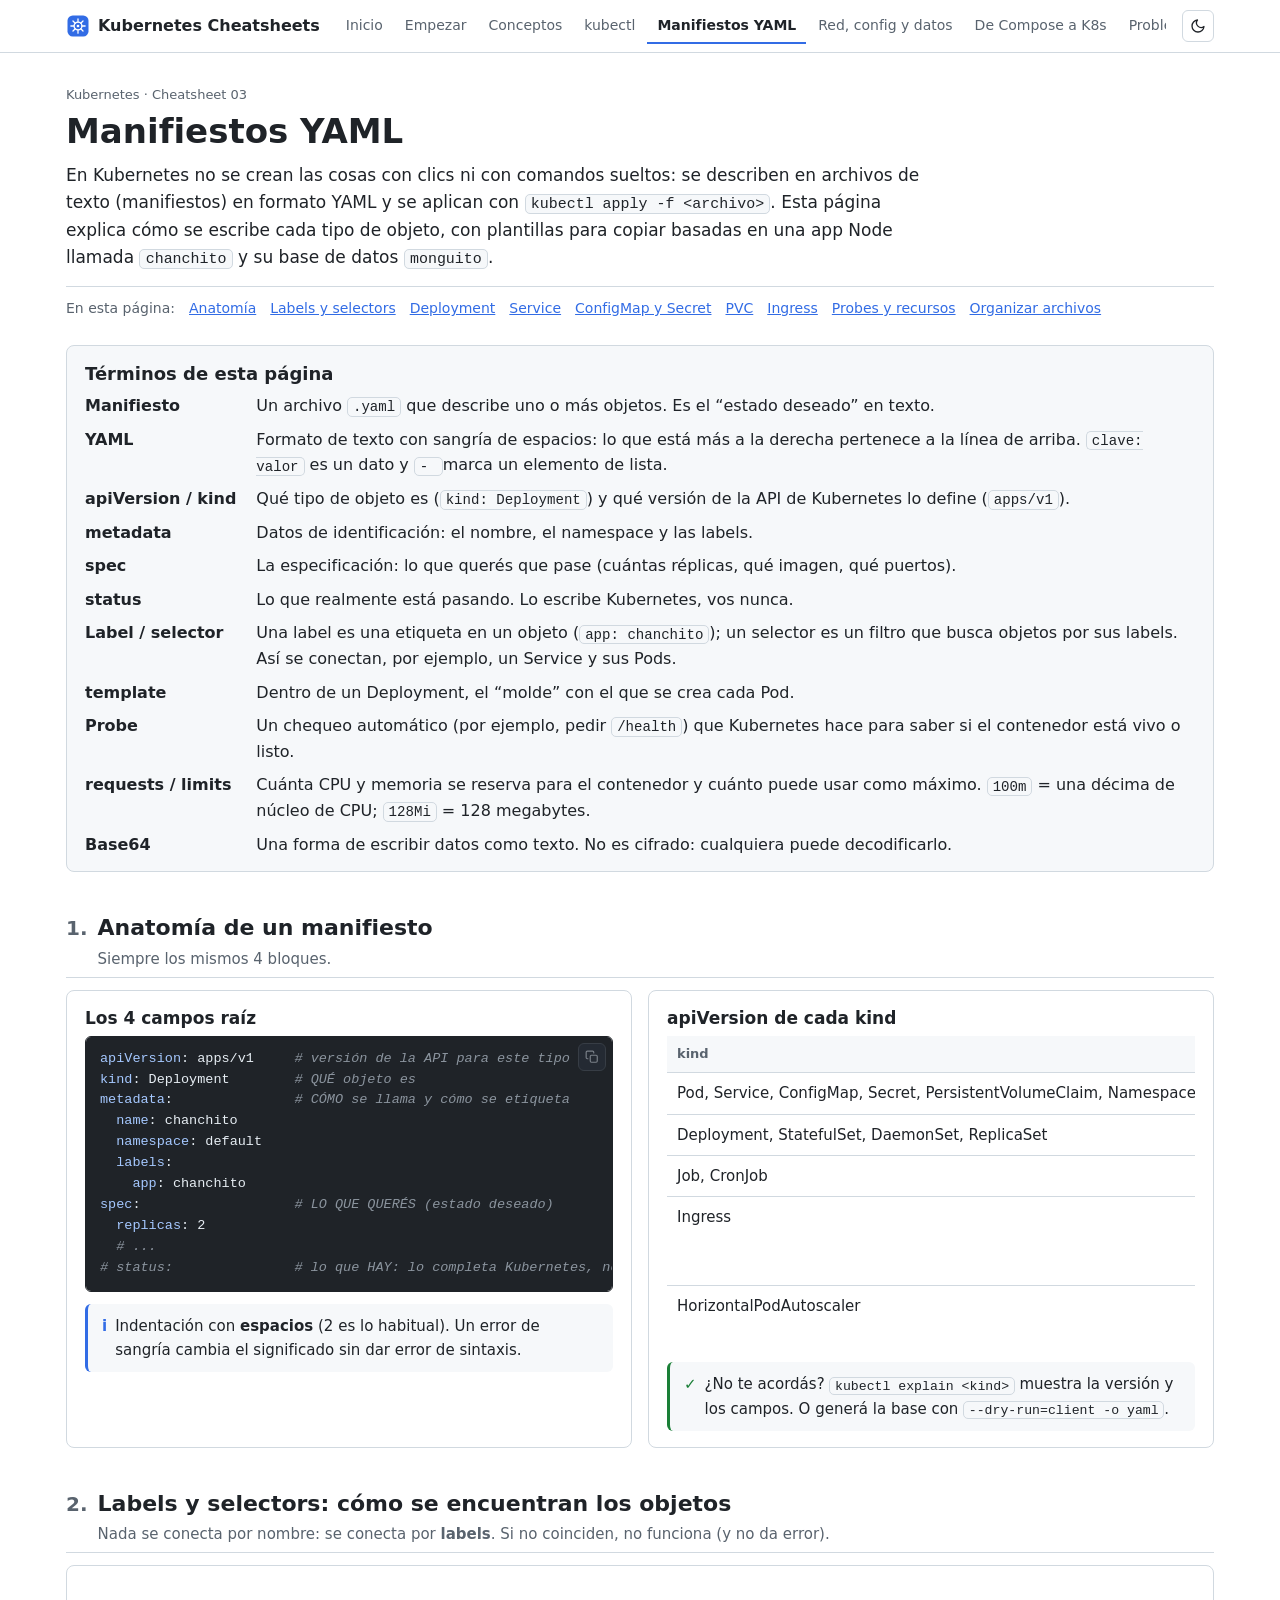
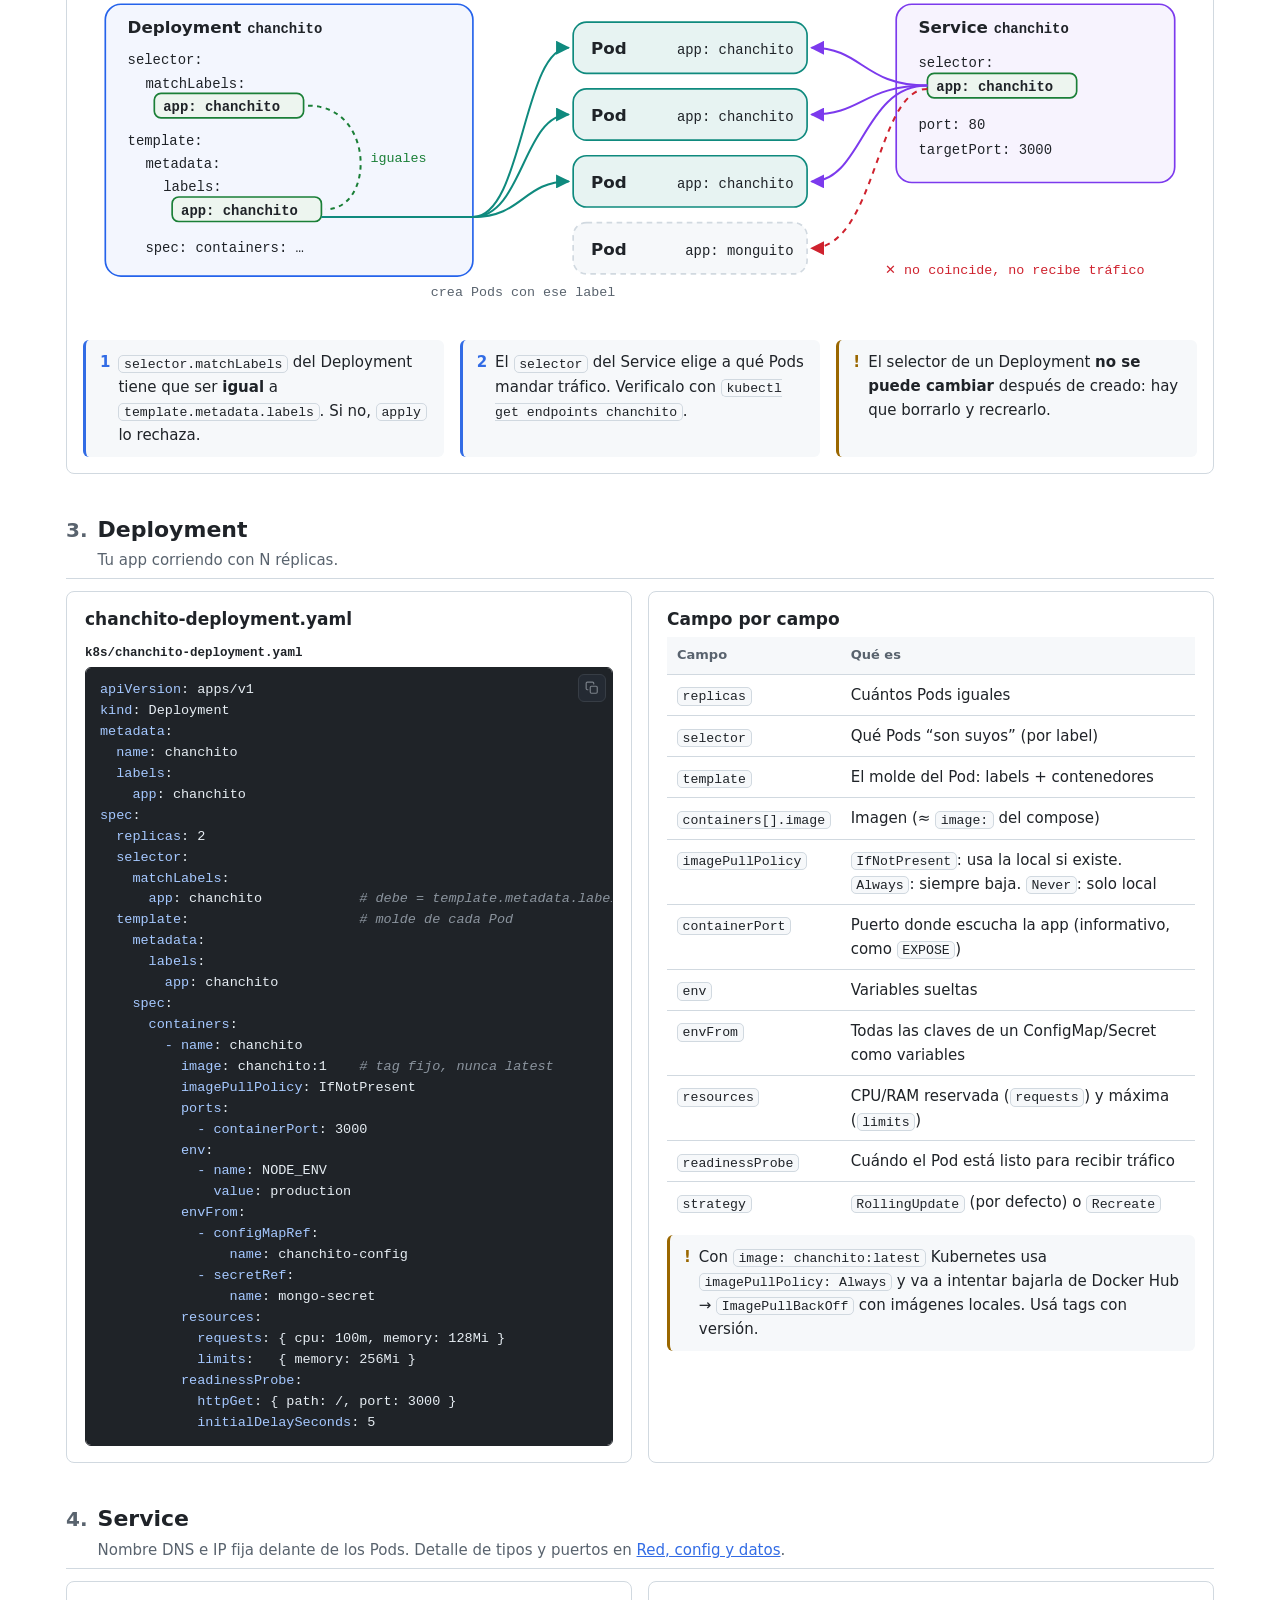
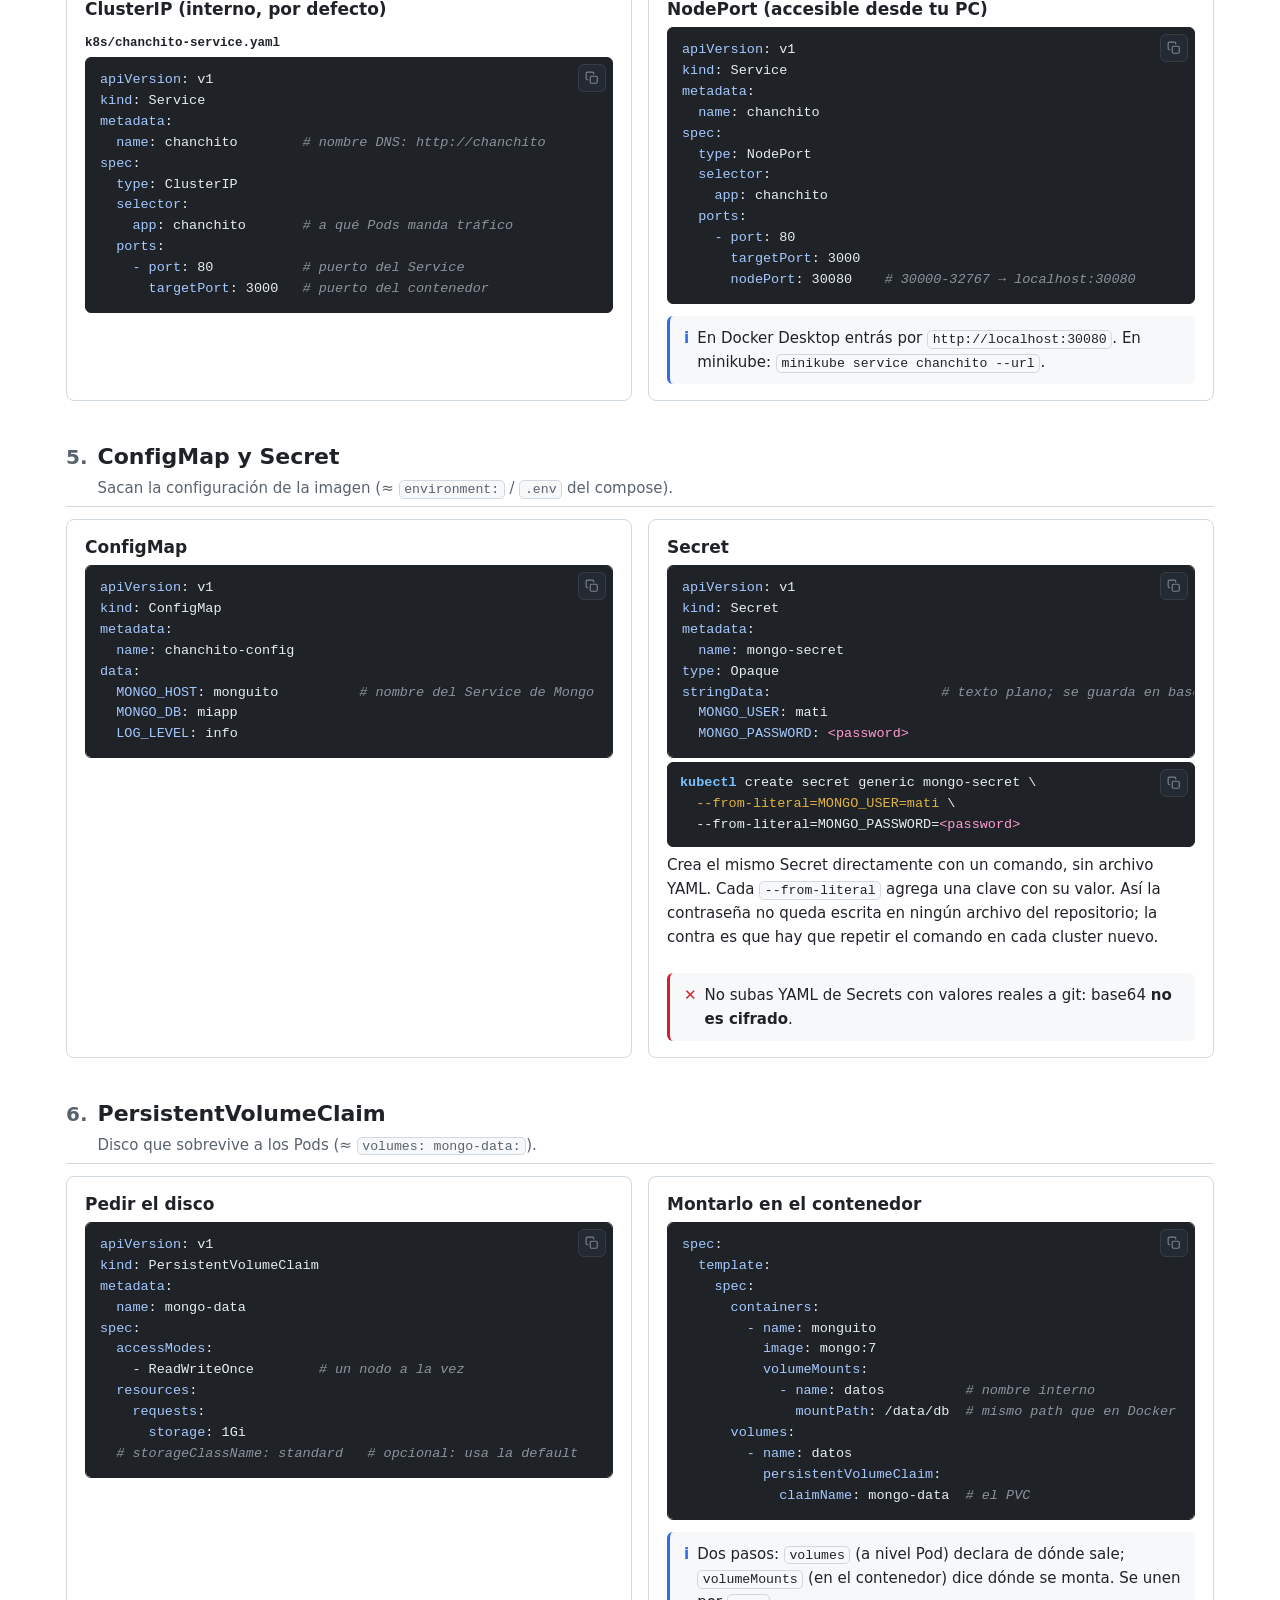
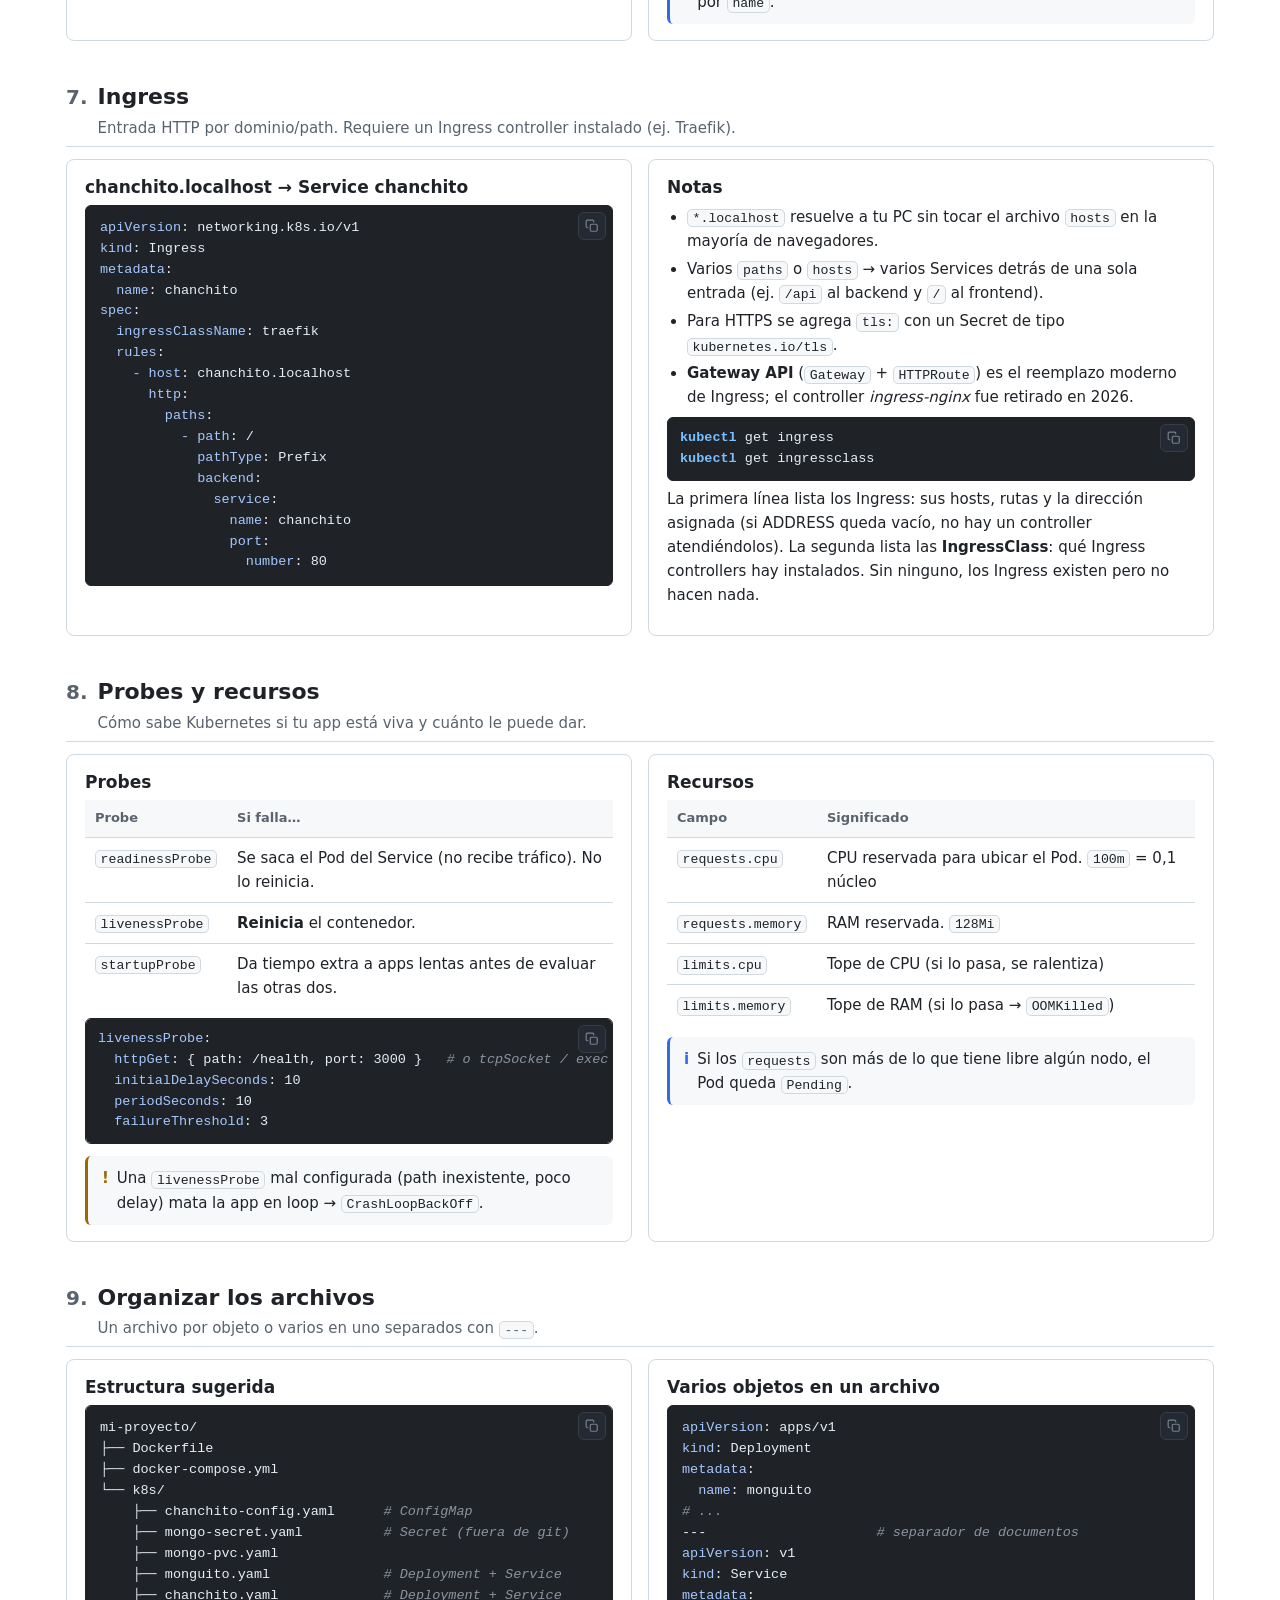
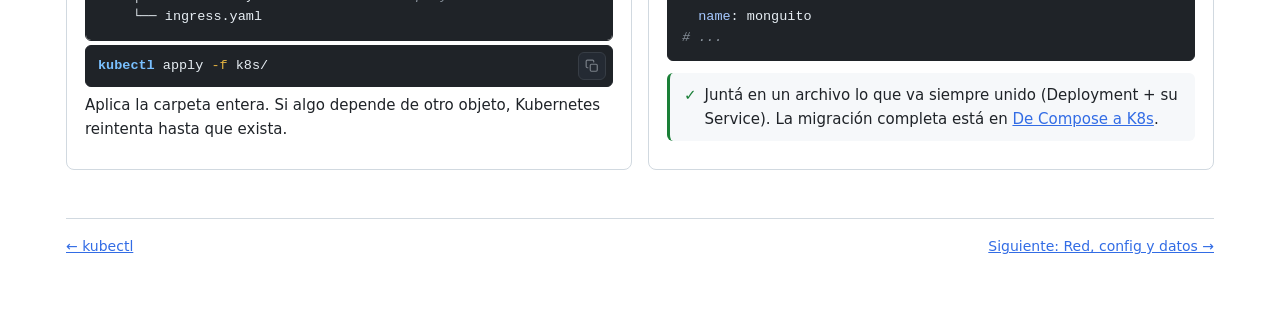
<file: 03-manifiestos.html>
<!doctype html>
<html lang="es">
<head>
<meta charset="utf-8">
<meta name="viewport" content="width=device-width, initial-scale=1">
<meta name="description" content="Manifiestos YAML de Kubernetes: labels y selectors, Deployment, Service, ConfigMap, Secret, PVC, Ingress y probes.">
<meta name="theme-color" content="#326ce5">
<title>Kubernetes · Manifiestos YAML</title>
<link rel="icon" href="data:image/svg+xml,%3Csvg xmlns='http://www.w3.org/2000/svg' viewBox='0 0 100 100'%3E%3Ctext y='.9em' font-size='90'%3E%E2%8E%88%3C/text%3E%3C/svg%3E">
<link rel="stylesheet" href="assets/style.css">
<script src="assets/app.js"></script>
</head>
<body data-set="k8s" data-page="manifiestos">
<header class="topbar"></header>

<svg width="0" height="0" style="position:absolute" aria-hidden="true" focusable="false">
  <defs>
    <marker id="ah-cont" viewBox="0 0 10 10" refX="9" refY="5" markerWidth="7" markerHeight="7" orient="auto-start-reverse"><path d="M0,0 L10,5 L0,10 z" class="f-cont"/></marker>
    <marker id="ah-net" viewBox="0 0 10 10" refX="9" refY="5" markerWidth="7" markerHeight="7" orient="auto-start-reverse"><path d="M0,0 L10,5 L0,10 z" class="f-net"/></marker>
    <marker id="ah-bad" viewBox="0 0 10 10" refX="9" refY="5" markerWidth="7" markerHeight="7" orient="auto-start-reverse"><path d="M0,0 L10,5 L0,10 z" class="f-bad"/></marker>
  </defs>
</svg>

<main class="wrap">

  <div class="hero">
    <span class="eyebrow">Kubernetes · Cheatsheet 03</span>
    <h1>Manifiestos YAML</h1>
    <p class="lead">En Kubernetes no se crean las cosas con clics ni con comandos sueltos: se describen en archivos de texto (manifiestos) en formato YAML y se aplican con <code>kubectl apply -f &lt;archivo&gt;</code>. Esta página explica cómo se escribe cada tipo de objeto, con plantillas para copiar basadas en una app Node llamada <code>chanchito</code> y su base de datos <code>monguito</code>.</p>
    <nav class="toc">
      <a href="#anatomia">Anatomía</a>
      <a href="#labels">Labels y selectors</a>
      <a href="#deployment">Deployment</a>
      <a href="#service">Service</a>
      <a href="#config">ConfigMap y Secret</a>
      <a href="#pvc">PVC</a>
      <a href="#ingress">Ingress</a>
      <a href="#probes">Probes y recursos</a>
      <a href="#organizar">Organizar archivos</a>
    </nav>
  </div>

  <section class="terms-box">
    <h2>Términos de esta página</h2>
    <dl class="terms">
      <dt>Manifiesto</dt><dd>Un archivo <code>.yaml</code> que describe uno o más objetos. Es el “estado deseado” en texto.</dd>
      <dt>YAML</dt><dd>Formato de texto con sangría de espacios: lo que está más a la derecha pertenece a la línea de arriba. <code>clave: valor</code> es un dato y <code>- </code> marca un elemento de lista.</dd>
      <dt>apiVersion / kind</dt><dd>Qué tipo de objeto es (<code>kind: Deployment</code>) y qué versión de la API de Kubernetes lo define (<code>apps/v1</code>).</dd>
      <dt>metadata</dt><dd>Datos de identificación: el nombre, el namespace y las labels.</dd>
      <dt>spec</dt><dd>La especificación: lo que querés que pase (cuántas réplicas, qué imagen, qué puertos).</dd>
      <dt>status</dt><dd>Lo que realmente está pasando. Lo escribe Kubernetes, vos nunca.</dd>
      <dt>Label / selector</dt><dd>Una label es una etiqueta en un objeto (<code>app: chanchito</code>); un selector es un filtro que busca objetos por sus labels. Así se conectan, por ejemplo, un Service y sus Pods.</dd>
      <dt>template</dt><dd>Dentro de un Deployment, el “molde” con el que se crea cada Pod.</dd>
      <dt>Probe</dt><dd>Un chequeo automático (por ejemplo, pedir <code>/health</code>) que Kubernetes hace para saber si el contenedor está vivo o listo.</dd>
      <dt>requests / limits</dt><dd>Cuánta CPU y memoria se reserva para el contenedor y cuánto puede usar como máximo. <code>100m</code> = una décima de núcleo de CPU; <code>128Mi</code> = 128 megabytes.</dd>
      <dt>Base64</dt><dd>Una forma de escribir datos como texto. No es cifrado: cualquiera puede decodificarlo.</dd>
    </dl>
  </section>

  <!-- ================= ANATOMIA ================= -->
  <section class="block" id="anatomia">
    <div class="section-head">
      <div class="num" style="--tone:var(--c-file)">1</div>
      <div class="titles"><h2>Anatomía de un manifiesto</h2><p>Siempre los mismos 4 bloques.</p></div>
    </div>
    <div class="grid cols-2">
      <div class="card t-file">
        <h3>Los 4 campos raíz</h3>
        <pre class="big"><code data-lang="yaml">apiVersion: apps/v1     # versión de la API para este tipo
kind: Deployment        # QUÉ objeto es
metadata:               # CÓMO se llama y cómo se etiqueta
  name: chanchito
  namespace: default
  labels:
    app: chanchito
spec:                   # LO QUE QUERÉS (estado deseado)
  replicas: 2
  # ...
# status:               # lo que HAY: lo completa Kubernetes, no se escribe</code></pre>
        <div class="callout info"><span class="ico">i</span><p>Indentación con <b>espacios</b> (2 es lo habitual). Un error de sangría cambia el significado sin dar error de sintaxis.</p></div>
      </div>
      <div class="card t-file">
        <h3>apiVersion de cada kind</h3>
        <div class="table-wrap">
          <table>
            <thead><tr><th>kind</th><th>apiVersion</th></tr></thead>
            <tbody>
              <tr><td>Pod, Service, ConfigMap, Secret, PersistentVolumeClaim, Namespace</td><td><code>v1</code></td></tr>
              <tr><td>Deployment, StatefulSet, DaemonSet, ReplicaSet</td><td><code>apps/v1</code></td></tr>
              <tr><td>Job, CronJob</td><td><code>batch/v1</code></td></tr>
              <tr><td>Ingress</td><td><code>networking.k8s.io/v1</code></td></tr>
              <tr><td>HorizontalPodAutoscaler</td><td><code>autoscaling/v2</code></td></tr>
            </tbody>
          </table>
        </div>
        <div class="callout tip"><span class="ico">✓</span><p>¿No te acordás? <code>kubectl explain &lt;kind&gt;</code> muestra la versión y los campos. O generá la base con <code>--dry-run=client -o yaml</code>.</p></div>
      </div>
    </div>
  </section>

  <!-- ================= LABELS ================= -->
  <section class="block" id="labels">
    <div class="section-head">
      <div class="num" style="--tone:var(--c-net)">2</div>
      <div class="titles"><h2>Labels y selectors: cómo se encuentran los objetos</h2><p>Nada se conecta por nombre: se conecta por <b>labels</b>. Si no coinciden, no funciona (y no da error).</p></div>
    </div>
    <div class="diagram">
      <div class="svg-scroll">
      <svg viewBox="0 0 1000 300" role="img" aria-label="El selector del Deployment debe coincidir con los labels del template; el selector del Service elige los Pods con app chanchito y deja afuera al de monguito">
        <!-- deployment -->
        <rect x="20" y="20" width="330" height="244" rx="14" class="d-img" style="fill-opacity:.55"/>
        <text x="40" y="46" class="d-title">Deployment <tspan class="d-code">chanchito</tspan></text>
        <text x="40" y="74" class="d-code">selector:</text>
        <text x="56" y="95" class="d-code">matchLabels:</text>
        <rect x="64" y="100" width="134" height="22" rx="6" class="d-ok"/>
        <text x="72" y="116" class="d-code" style="font-weight:700">app: chanchito</text>
        <text x="40" y="146" class="d-code">template:</text>
        <text x="56" y="167" class="d-code">metadata:</text>
        <text x="72" y="188" class="d-code">labels:</text>
        <rect x="80" y="193" width="134" height="22" rx="6" class="d-ok"/>
        <text x="88" y="209" class="d-code" style="font-weight:700">app: chanchito</text>
        <text x="56" y="242" class="d-code">spec: containers: …</text>
        <path d="M202,111 C262,111 262,204 218,204" class="d-line s-ok" style="stroke-dasharray:4 4"/>
        <text x="258" y="162" class="d-lbl f-ok">iguales</text>

        <!-- pods -->
        <rect x="440" y="36" width="210" height="46" rx="12" class="d-cont"/>
        <text x="456" y="65" class="d-title">Pod</text>
        <text x="638" y="65" text-anchor="end" class="d-code">app: chanchito</text>
        <rect x="440" y="96" width="210" height="46" rx="12" class="d-cont"/>
        <text x="456" y="125" class="d-title">Pod</text>
        <text x="638" y="125" text-anchor="end" class="d-code">app: chanchito</text>
        <rect x="440" y="156" width="210" height="46" rx="12" class="d-cont"/>
        <text x="456" y="185" class="d-title">Pod</text>
        <text x="638" y="185" text-anchor="end" class="d-code">app: chanchito</text>
        <rect x="440" y="216" width="210" height="46" rx="12" class="d-box" style="stroke-dasharray:5 4"/>
        <text x="456" y="245" class="d-title">Pod</text>
        <text x="638" y="245" text-anchor="end" class="d-code">app: monguito</text>

        <path d="M214,211 L350,211" class="d-line s-cont"/>
        <path d="M350,211 C395,211 395,59 436,59" class="d-line s-cont" marker-end="url(#ah-cont)"/>
        <path d="M350,211 C395,211 395,119 436,119" class="d-line s-cont" marker-end="url(#ah-cont)"/>
        <path d="M350,211 C395,211 395,179 436,179" class="d-line s-cont" marker-end="url(#ah-cont)"/>
        <text x="395" y="282" text-anchor="middle" class="d-lbl">crea Pods con ese label</text>

        <!-- service -->
        <rect x="730" y="20" width="250" height="160" rx="14" class="d-net" style="stroke-dasharray:none"/>
        <text x="750" y="46" class="d-title">Service <tspan class="d-code">chanchito</tspan></text>
        <text x="750" y="76" class="d-code">selector:</text>
        <rect x="758" y="82" width="134" height="22" rx="6" class="d-ok"/>
        <text x="766" y="98" class="d-code" style="font-weight:700">app: chanchito</text>
        <text x="750" y="132" class="d-code">port: 80</text>
        <text x="750" y="154" class="d-code">targetPort: 3000</text>

        <path d="M758,93 C700,93 700,59 654,59" class="d-line s-net" marker-end="url(#ah-net)"/>
        <path d="M758,93 C700,93 700,119 654,119" class="d-line s-net" marker-end="url(#ah-net)"/>
        <path d="M758,93 C700,93 700,179 654,179" class="d-line s-net" marker-end="url(#ah-net)"/>
        <path d="M758,96 C712,96 712,239 654,239" class="d-line s-bad" style="stroke-dasharray:5 5" marker-end="url(#ah-bad)"/>
        <text x="720" y="262" class="d-lbl f-bad">✕ no coincide, no recibe tráfico</text>
      </svg>
      </div>
      <div class="grid cols-3" style="margin-top:12px">
        <div class="callout info"><span class="ico">1</span><p><code>selector.matchLabels</code> del Deployment tiene que ser <b>igual</b> a <code>template.metadata.labels</code>. Si no, <code>apply</code> lo rechaza.</p></div>
        <div class="callout info"><span class="ico">2</span><p>El <code>selector</code> del Service elige a qué Pods mandar tráfico. Verificalo con <code>kubectl get endpoints chanchito</code>.</p></div>
        <div class="callout warn"><span class="ico">!</span><p>El selector de un Deployment <b>no se puede cambiar</b> después de creado: hay que borrarlo y recrearlo.</p></div>
      </div>
    </div>
  </section>

  <!-- ================= DEPLOYMENT ================= -->
  <section class="block" id="deployment">
    <div class="section-head">
      <div class="num" style="--tone:var(--c-img)">3</div>
      <div class="titles"><h2>Deployment</h2><p>Tu app corriendo con N réplicas.</p></div>
    </div>
    <div class="grid cols-2">
      <div class="card t-img">
        <h3>chanchito-deployment.yaml</h3>
        <div class="code-label"><span class="file">k8s/chanchito-deployment.yaml</span></div>
        <pre class="big"><code data-lang="yaml">apiVersion: apps/v1
kind: Deployment
metadata:
  name: chanchito
  labels:
    app: chanchito
spec:
  replicas: 2
  selector:
    matchLabels:
      app: chanchito            # debe = template.metadata.labels
  template:                     # molde de cada Pod
    metadata:
      labels:
        app: chanchito
    spec:
      containers:
        - name: chanchito
          image: chanchito:1    # tag fijo, nunca latest
          imagePullPolicy: IfNotPresent
          ports:
            - containerPort: 3000
          env:
            - name: NODE_ENV
              value: production
          envFrom:
            - configMapRef:
                name: chanchito-config
            - secretRef:
                name: mongo-secret
          resources:
            requests: { cpu: 100m, memory: 128Mi }
            limits:   { memory: 256Mi }
          readinessProbe:
            httpGet: { path: /, port: 3000 }
            initialDelaySeconds: 5</code></pre>
      </div>
      <div class="card t-img">
        <h3>Campo por campo</h3>
        <div class="table-wrap">
          <table>
            <thead><tr><th>Campo</th><th>Qué es</th></tr></thead>
            <tbody>
              <tr><td><code>replicas</code></td><td>Cuántos Pods iguales</td></tr>
              <tr><td><code>selector</code></td><td>Qué Pods “son suyos” (por label)</td></tr>
              <tr><td><code>template</code></td><td>El molde del Pod: labels + contenedores</td></tr>
              <tr><td><code>containers[].image</code></td><td>Imagen (≈ <code>image:</code> del compose)</td></tr>
              <tr><td><code>imagePullPolicy</code></td><td><code>IfNotPresent</code>: usa la local si existe. <code>Always</code>: siempre baja. <code>Never</code>: solo local</td></tr>
              <tr><td><code>containerPort</code></td><td>Puerto donde escucha la app (informativo, como <code>EXPOSE</code>)</td></tr>
              <tr><td><code>env</code></td><td>Variables sueltas</td></tr>
              <tr><td><code>envFrom</code></td><td>Todas las claves de un ConfigMap/Secret como variables</td></tr>
              <tr><td><code>resources</code></td><td>CPU/RAM reservada (<code>requests</code>) y máxima (<code>limits</code>)</td></tr>
              <tr><td><code>readinessProbe</code></td><td>Cuándo el Pod está listo para recibir tráfico</td></tr>
              <tr><td><code>strategy</code></td><td><code>RollingUpdate</code> (por defecto) o <code>Recreate</code></td></tr>
            </tbody>
          </table>
        </div>
        <div class="callout warn"><span class="ico">!</span><p>Con <code>image: chanchito:latest</code> Kubernetes usa <code>imagePullPolicy: Always</code> y va a intentar bajarla de Docker Hub → <code>ImagePullBackOff</code> con imágenes locales. Usá tags con versión.</p></div>
      </div>
    </div>
  </section>

  <!-- ================= SERVICE ================= -->
  <section class="block" id="service">
    <div class="section-head">
      <div class="num" style="--tone:var(--c-net)">4</div>
      <div class="titles"><h2>Service</h2><p>Nombre DNS e IP fija delante de los Pods. Detalle de tipos y puertos en <a href="04-red-config-datos.html#services">Red, config y datos</a>.</p></div>
    </div>
    <div class="grid cols-2">
      <div class="card t-net">
        <h3>ClusterIP (interno, por defecto)</h3>
        <div class="code-label"><span class="file">k8s/chanchito-service.yaml</span></div>
        <pre class="big"><code data-lang="yaml">apiVersion: v1
kind: Service
metadata:
  name: chanchito        # nombre DNS: http://chanchito
spec:
  type: ClusterIP
  selector:
    app: chanchito       # a qué Pods manda tráfico
  ports:
    - port: 80           # puerto del Service
      targetPort: 3000   # puerto del contenedor</code></pre>
      </div>
      <div class="card t-net">
        <h3>NodePort (accesible desde tu PC)</h3>
        <pre class="big"><code data-lang="yaml">apiVersion: v1
kind: Service
metadata:
  name: chanchito
spec:
  type: NodePort
  selector:
    app: chanchito
  ports:
    - port: 80
      targetPort: 3000
      nodePort: 30080    # 30000-32767 → localhost:30080</code></pre>
        <div class="callout info"><span class="ico">i</span><p>En Docker Desktop entrás por <code>http://localhost:30080</code>. En minikube: <code>minikube service chanchito --url</code>.</p></div>
      </div>
    </div>
  </section>

  <!-- ================= CONFIG ================= -->
  <section class="block" id="config">
    <div class="section-head">
      <div class="num" style="--tone:var(--c-file)">5</div>
      <div class="titles"><h2>ConfigMap y Secret</h2><p>Sacan la configuración de la imagen (≈ <code>environment:</code> / <code>.env</code> del compose).</p></div>
    </div>
    <div class="grid cols-2">
      <div class="card t-file">
        <h3>ConfigMap</h3>
        <pre class="big"><code data-lang="yaml">apiVersion: v1
kind: ConfigMap
metadata:
  name: chanchito-config
data:
  MONGO_HOST: monguito          # nombre del Service de Mongo
  MONGO_DB: miapp
  LOG_LEVEL: info</code></pre>
      </div>
      <div class="card t-file">
        <h3>Secret</h3>
        <pre class="big"><code data-lang="yaml">apiVersion: v1
kind: Secret
metadata:
  name: mongo-secret
type: Opaque
stringData:                     # texto plano; se guarda en base64
  MONGO_USER: mati
  MONGO_PASSWORD: &lt;password&gt;</code></pre>
        <div class="cmd"><pre><code>kubectl create secret generic mongo-secret \
  --from-literal=MONGO_USER=mati \
  --from-literal=MONGO_PASSWORD=&lt;password&gt;</code></pre><div class="what">Crea el mismo Secret directamente con un comando, sin archivo YAML. Cada <code>--from-literal</code> agrega una clave con su valor. Así la contraseña no queda escrita en ningún archivo del repositorio; la contra es que hay que repetir el comando en cada cluster nuevo.</div></div>
        <div class="callout bad"><span class="ico">✕</span><p>No subas YAML de Secrets con valores reales a git: base64 <b>no es cifrado</b>.</p></div>
      </div>
    </div>
  </section>

  <!-- ================= PVC ================= -->
  <section class="block" id="pvc">
    <div class="section-head">
      <div class="num" style="--tone:var(--c-vol)">6</div>
      <div class="titles"><h2>PersistentVolumeClaim</h2><p>Disco que sobrevive a los Pods (≈ <code>volumes: mongo-data:</code>).</p></div>
    </div>
    <div class="grid cols-2">
      <div class="card t-vol">
        <h3>Pedir el disco</h3>
        <pre class="big"><code data-lang="yaml">apiVersion: v1
kind: PersistentVolumeClaim
metadata:
  name: mongo-data
spec:
  accessModes:
    - ReadWriteOnce        # un nodo a la vez
  resources:
    requests:
      storage: 1Gi
  # storageClassName: standard   # opcional: usa la default</code></pre>
      </div>
      <div class="card t-vol">
        <h3>Montarlo en el contenedor</h3>
        <pre class="big"><code data-lang="yaml">spec:
  template:
    spec:
      containers:
        - name: monguito
          image: mongo:7
          volumeMounts:
            - name: datos          # nombre interno
              mountPath: /data/db  # mismo path que en Docker
      volumes:
        - name: datos
          persistentVolumeClaim:
            claimName: mongo-data  # el PVC</code></pre>
        <div class="callout info"><span class="ico">i</span><p>Dos pasos: <code>volumes</code> (a nivel Pod) declara de dónde sale; <code>volumeMounts</code> (en el contenedor) dice dónde se monta. Se unen por <code>name</code>.</p></div>
      </div>
    </div>
  </section>

  <!-- ================= INGRESS ================= -->
  <section class="block" id="ingress">
    <div class="section-head">
      <div class="num" style="--tone:var(--c-net)">7</div>
      <div class="titles"><h2>Ingress</h2><p>Entrada HTTP por dominio/path. Requiere un Ingress controller instalado (ej. Traefik).</p></div>
    </div>
    <div class="grid cols-2">
      <div class="card t-net">
        <h3>chanchito.localhost → Service chanchito</h3>
        <pre class="big"><code data-lang="yaml">apiVersion: networking.k8s.io/v1
kind: Ingress
metadata:
  name: chanchito
spec:
  ingressClassName: traefik
  rules:
    - host: chanchito.localhost
      http:
        paths:
          - path: /
            pathType: Prefix
            backend:
              service:
                name: chanchito
                port:
                  number: 80</code></pre>
      </div>
      <div class="card t-net">
        <h3>Notas</h3>
        <ul>
          <li><code>*.localhost</code> resuelve a tu PC sin tocar el archivo <code>hosts</code> en la mayoría de navegadores.</li>
          <li>Varios <code>paths</code> o <code>hosts</code> → varios Services detrás de una sola entrada (ej. <code>/api</code> al backend y <code>/</code> al frontend).</li>
          <li>Para HTTPS se agrega <code>tls:</code> con un Secret de tipo <code>kubernetes.io/tls</code>.</li>
          <li><b>Gateway API</b> (<code>Gateway</code> + <code>HTTPRoute</code>) es el reemplazo moderno de Ingress; el controller <i>ingress-nginx</i> fue retirado en 2026.</li>
        </ul>
        <div class="cmd"><pre><code>kubectl get ingress
kubectl get ingressclass</code></pre><div class="what">La primera línea lista los Ingress: sus hosts, rutas y la dirección asignada (si ADDRESS queda vacío, no hay un controller atendiéndolos). La segunda lista las <b>IngressClass</b>: qué Ingress controllers hay instalados. Sin ninguno, los Ingress existen pero no hacen nada.</div></div>
      </div>
    </div>
  </section>

  <!-- ================= PROBES ================= -->
  <section class="block" id="probes">
    <div class="section-head">
      <div class="num" style="--tone:var(--ok)">8</div>
      <div class="titles"><h2>Probes y recursos</h2><p>Cómo sabe Kubernetes si tu app está viva y cuánto le puede dar.</p></div>
    </div>
    <div class="grid cols-2">
      <div class="card t-ok">
        <h3>Probes</h3>
        <div class="table-wrap">
          <table>
            <thead><tr><th>Probe</th><th>Si falla…</th></tr></thead>
            <tbody>
              <tr><td><code>readinessProbe</code></td><td>Se saca el Pod del Service (no recibe tráfico). No lo reinicia.</td></tr>
              <tr><td><code>livenessProbe</code></td><td><b>Reinicia</b> el contenedor.</td></tr>
              <tr><td><code>startupProbe</code></td><td>Da tiempo extra a apps lentas antes de evaluar las otras dos.</td></tr>
            </tbody>
          </table>
        </div>
        <pre style="margin-top:10px"><code data-lang="yaml">livenessProbe:
  httpGet: { path: /health, port: 3000 }   # o tcpSocket / exec
  initialDelaySeconds: 10
  periodSeconds: 10
  failureThreshold: 3</code></pre>
        <div class="callout warn"><span class="ico">!</span><p>Una <code>livenessProbe</code> mal configurada (path inexistente, poco delay) mata la app en loop → <code>CrashLoopBackOff</code>.</p></div>
      </div>
      <div class="card t-ok">
        <h3>Recursos</h3>
        <div class="table-wrap">
          <table>
            <thead><tr><th>Campo</th><th>Significado</th></tr></thead>
            <tbody>
              <tr><td><code>requests.cpu</code></td><td>CPU reservada para ubicar el Pod. <code>100m</code> = 0,1 núcleo</td></tr>
              <tr><td><code>requests.memory</code></td><td>RAM reservada. <code>128Mi</code></td></tr>
              <tr><td><code>limits.cpu</code></td><td>Tope de CPU (si lo pasa, se ralentiza)</td></tr>
              <tr><td><code>limits.memory</code></td><td>Tope de RAM (si lo pasa → <code>OOMKilled</code>)</td></tr>
            </tbody>
          </table>
        </div>
        <div class="callout info"><span class="ico">i</span><p>Si los <code>requests</code> son más de lo que tiene libre algún nodo, el Pod queda <code>Pending</code>.</p></div>
      </div>
    </div>
  </section>

  <!-- ================= ORGANIZAR ================= -->
  <section class="block" id="organizar">
    <div class="section-head">
      <div class="num" style="--tone:var(--c-comp)">9</div>
      <div class="titles"><h2>Organizar los archivos</h2><p>Un archivo por objeto o varios en uno separados con <code>---</code>.</p></div>
    </div>
    <div class="grid cols-2">
      <div class="card t-comp">
        <h3>Estructura sugerida</h3>
        <pre class="big"><code data-lang="plain">mi-proyecto/
├── Dockerfile
├── docker-compose.yml
└── k8s/
    ├── chanchito-config.yaml      # ConfigMap
    ├── mongo-secret.yaml          # Secret (fuera de git)
    ├── mongo-pvc.yaml
    ├── monguito.yaml              # Deployment + Service
    ├── chanchito.yaml             # Deployment + Service
    └── ingress.yaml</code></pre>
        <div class="cmd"><pre><code>kubectl apply -f k8s/</code></pre><div class="what">Aplica la carpeta entera. Si algo depende de otro objeto, Kubernetes reintenta hasta que exista.</div></div>
      </div>
      <div class="card t-comp">
        <h3>Varios objetos en un archivo</h3>
        <pre class="big"><code data-lang="yaml">apiVersion: apps/v1
kind: Deployment
metadata:
  name: monguito
# ...
---                     # separador de documentos
apiVersion: v1
kind: Service
metadata:
  name: monguito
# ...</code></pre>
        <div class="callout tip"><span class="ico">✓</span><p>Juntá en un archivo lo que va siempre unido (Deployment + su Service). La migración completa está en <a href="05-de-compose-a-k8s.html">De Compose a K8s</a>.</p></div>
      </div>
    </div>
  </section>

  <footer class="foot">
    <a href="02-kubectl.html">← kubectl</a>
    <a href="04-red-config-datos.html">Siguiente: Red, config y datos →</a>
  </footer>
</main>
</body>
</html>
</file>
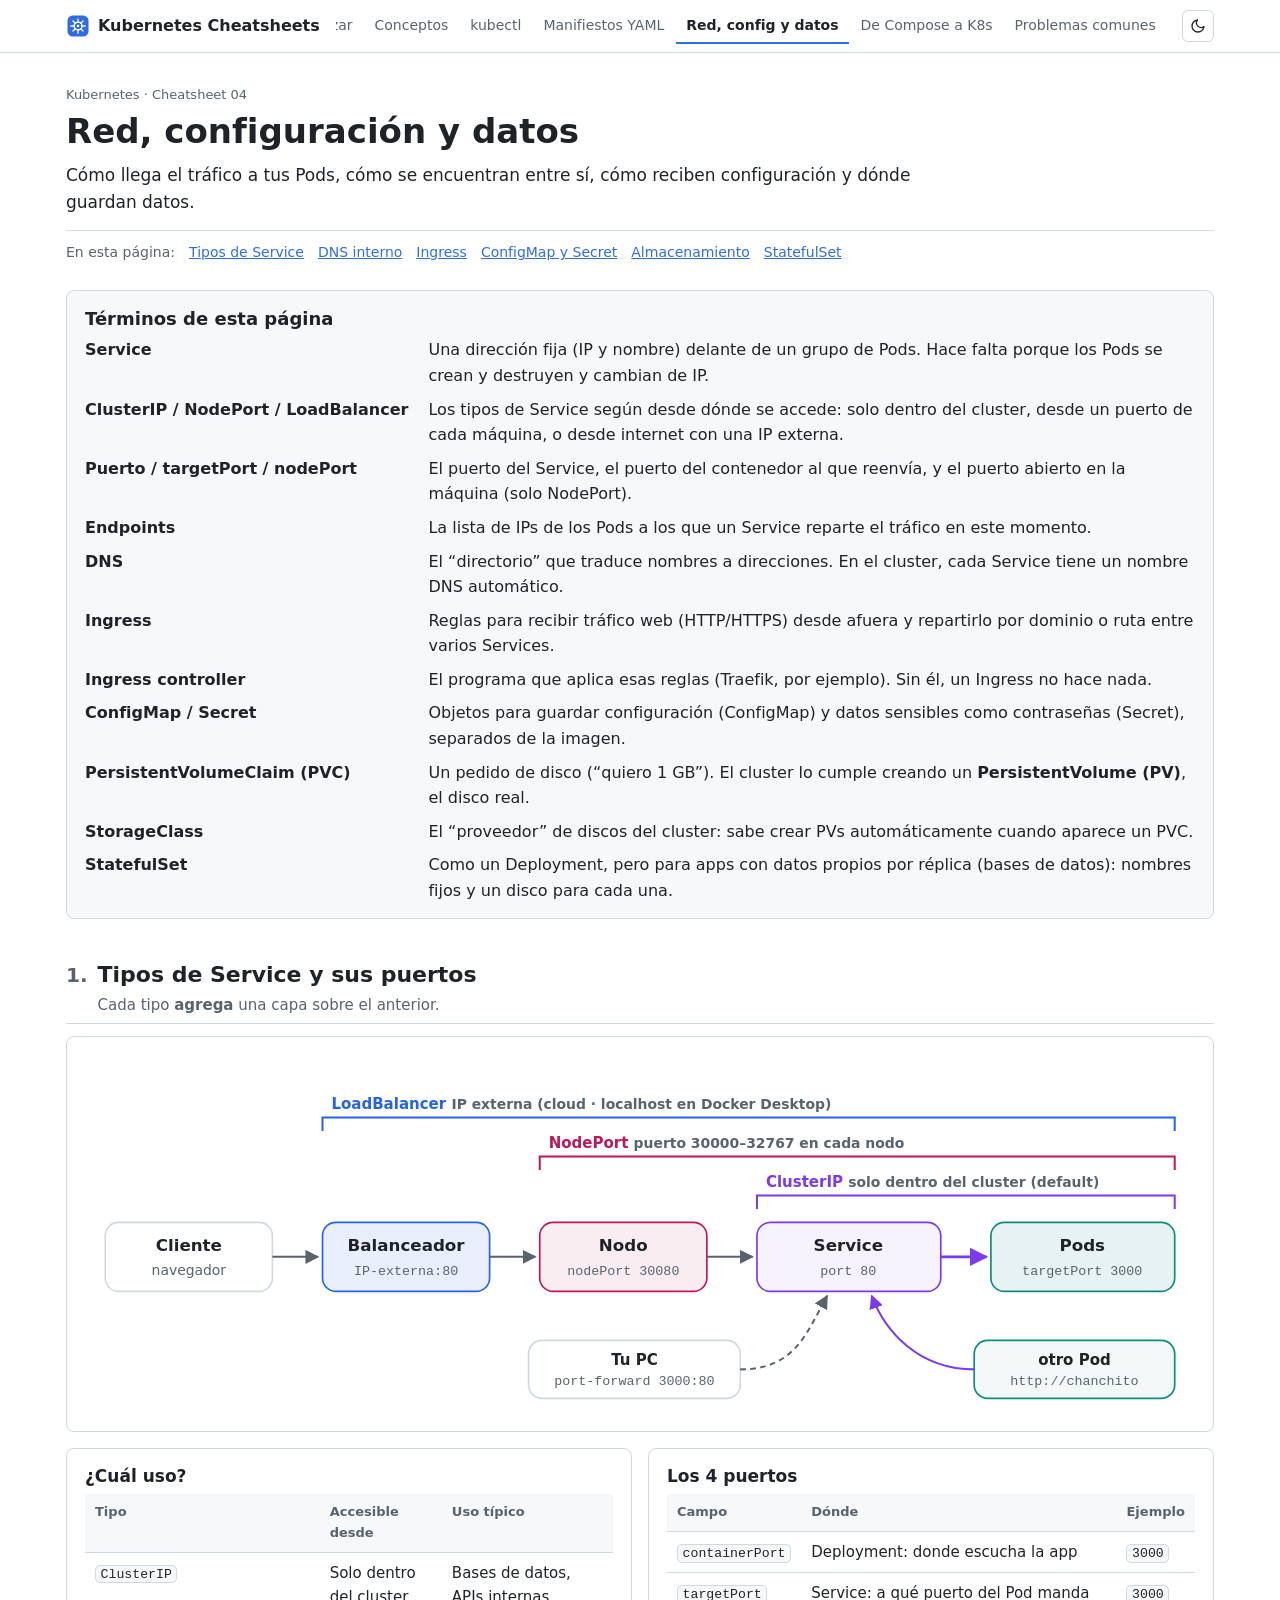
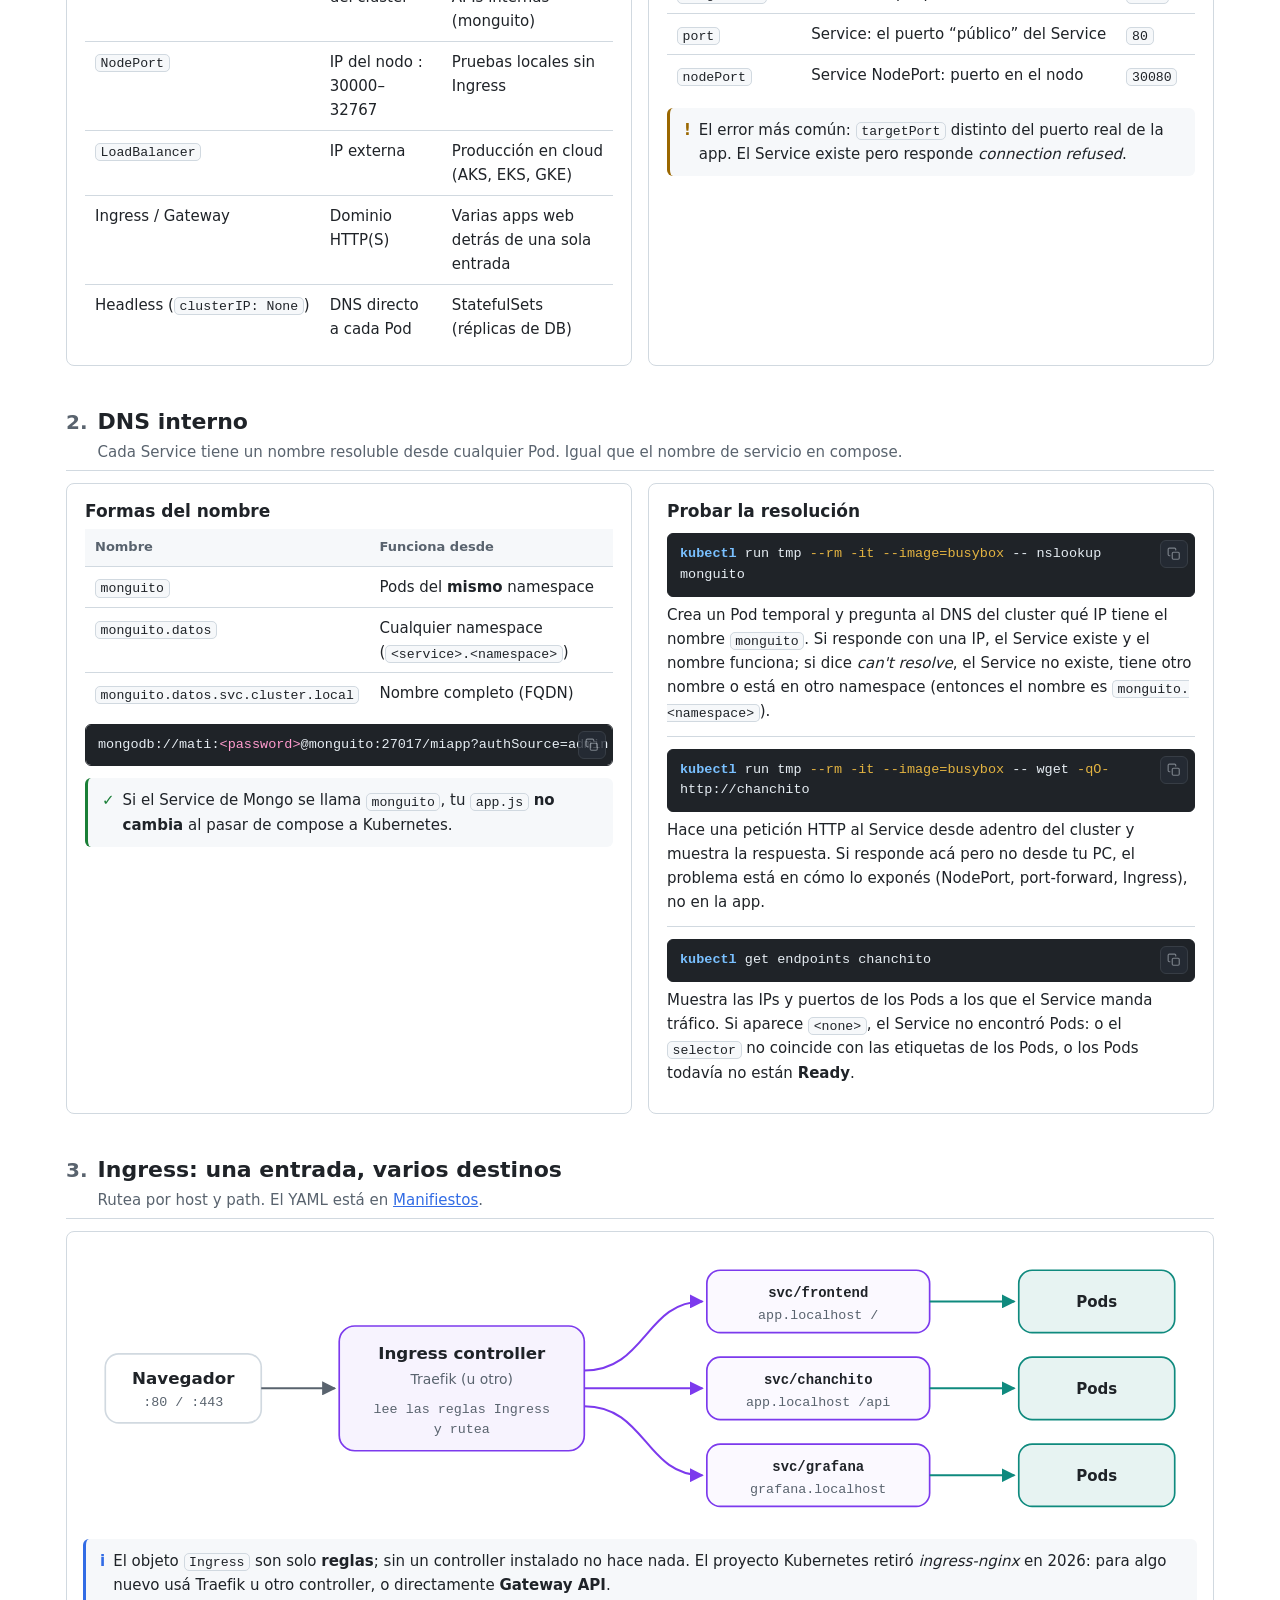
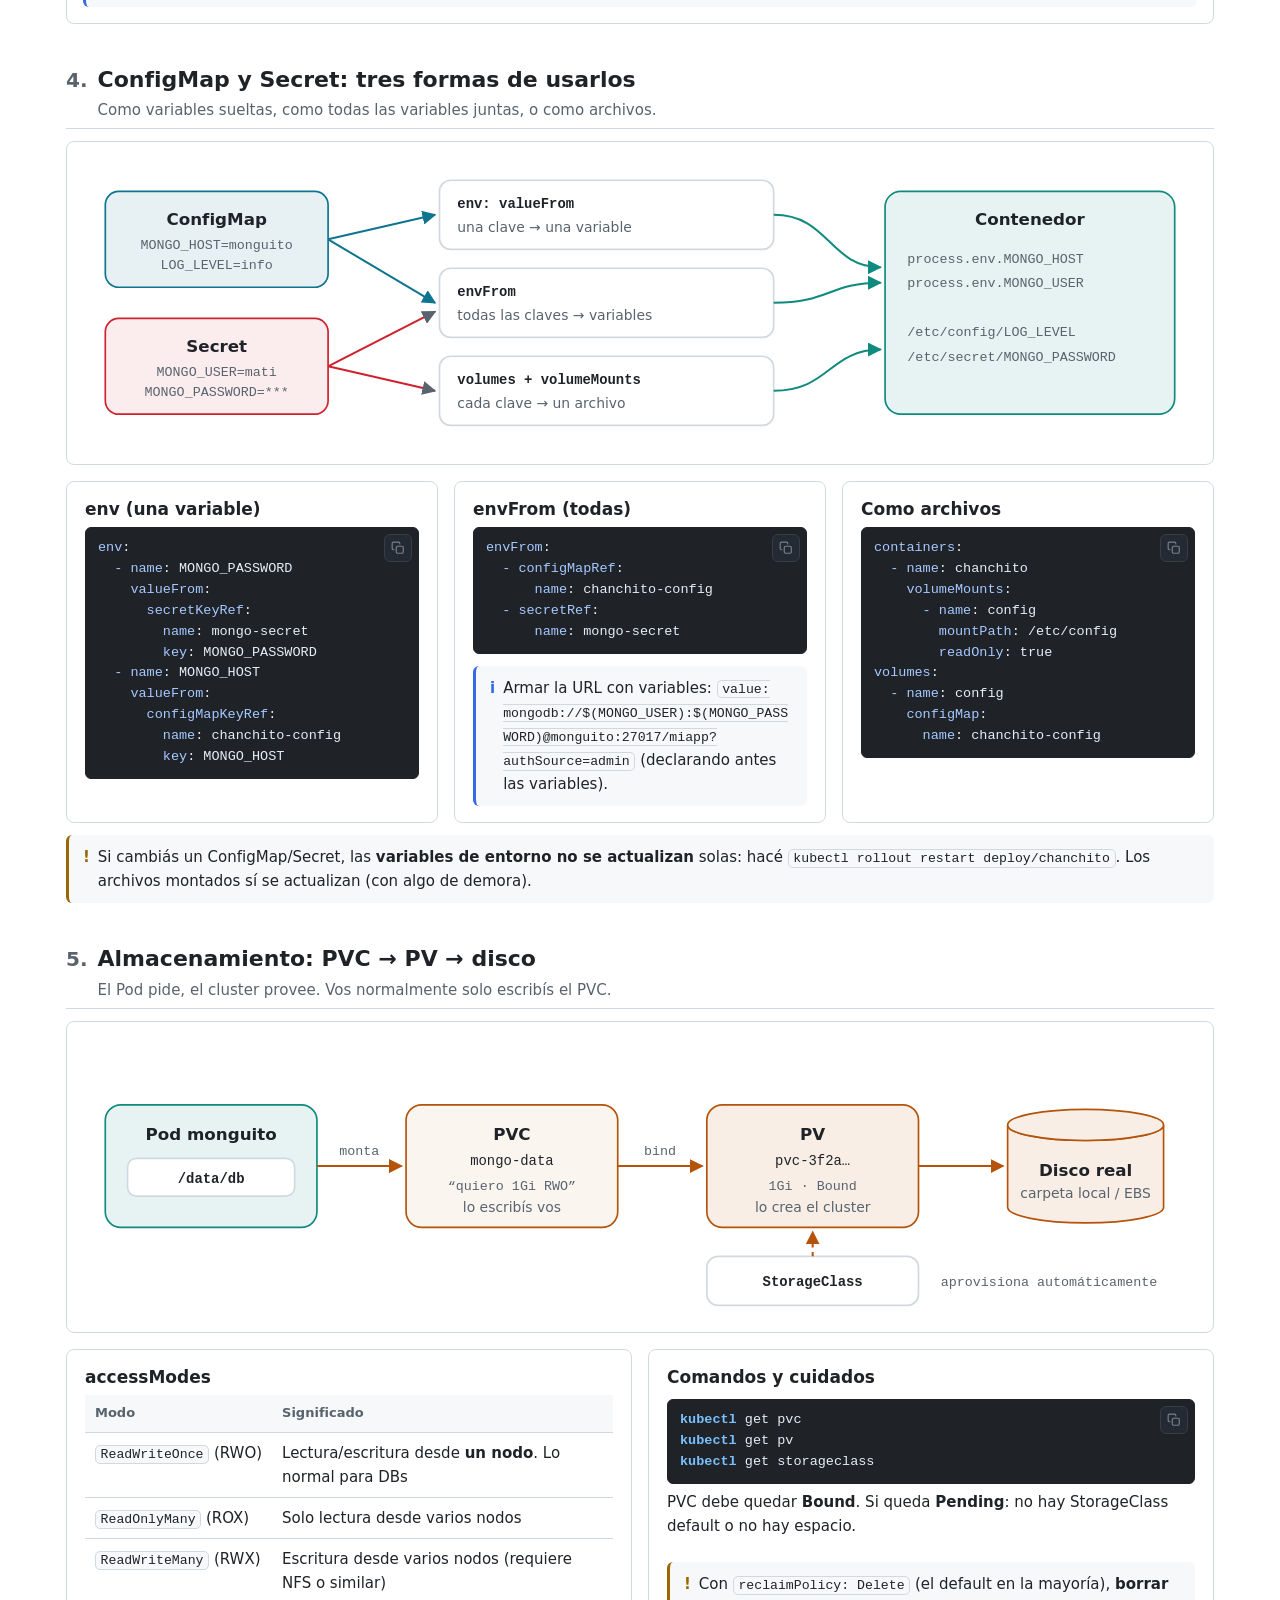
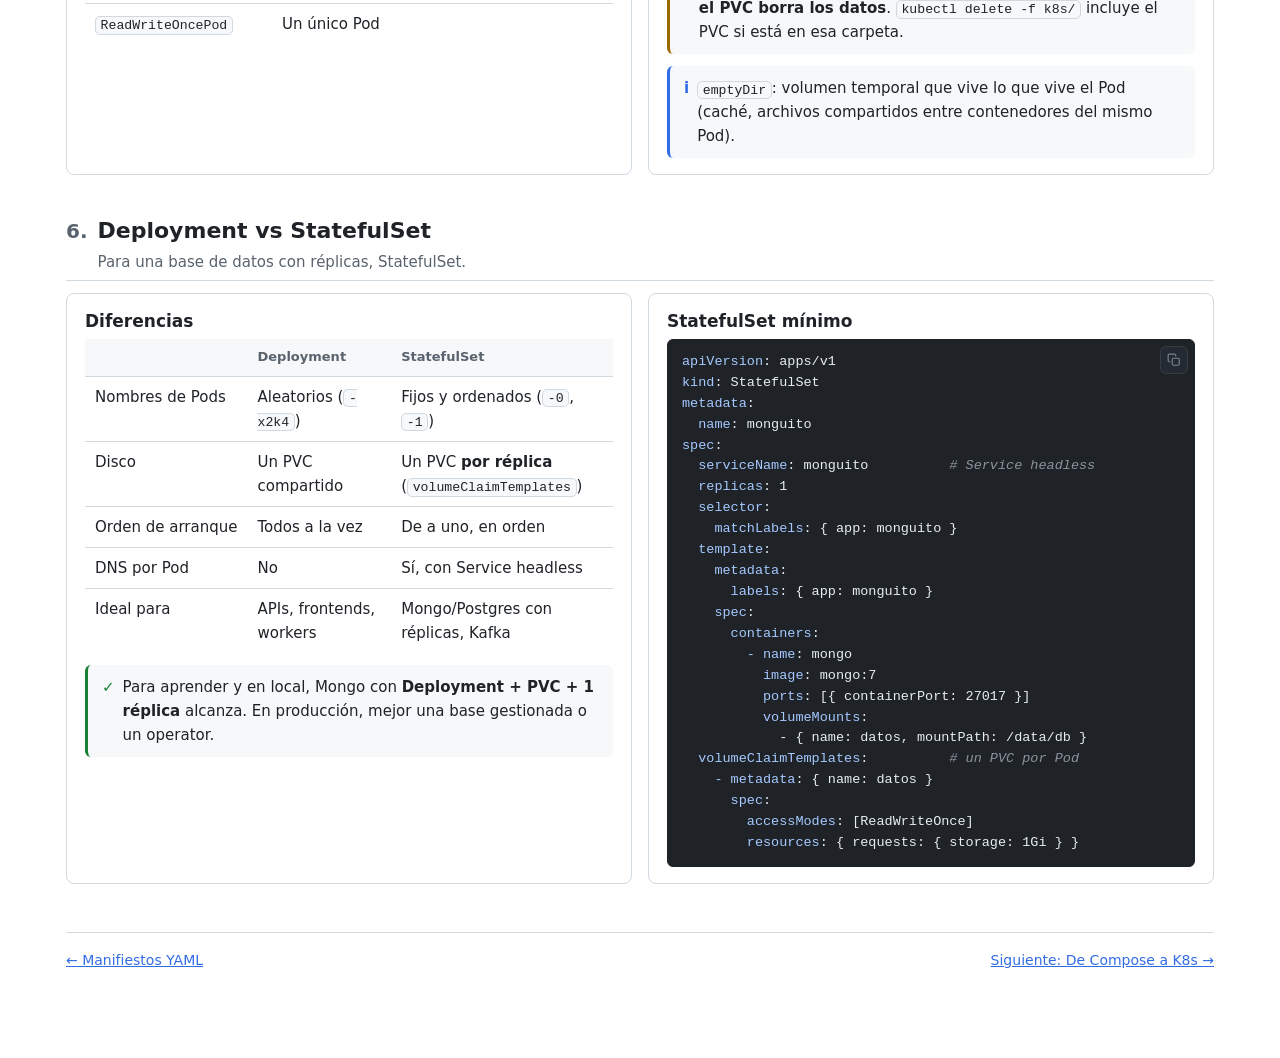
<file: 04-red-config-datos.html>
<!doctype html>
<html lang="es">
<head>
<meta charset="utf-8">
<meta name="viewport" content="width=device-width, initial-scale=1">
<meta name="description" content="Red, configuración y almacenamiento en Kubernetes: tipos de Service, DNS, Ingress, ConfigMap, Secret, PVC y StatefulSet.">
<meta name="theme-color" content="#326ce5">
<title>Kubernetes · Red, config y datos</title>
<link rel="icon" href="data:image/svg+xml,%3Csvg xmlns='http://www.w3.org/2000/svg' viewBox='0 0 100 100'%3E%3Ctext y='.9em' font-size='90'%3E%E2%8E%88%3C/text%3E%3C/svg%3E">
<link rel="stylesheet" href="assets/style.css">
<script src="assets/app.js"></script>
</head>
<body data-set="k8s" data-page="red-datos">
<header class="topbar"></header>

<svg width="0" height="0" style="position:absolute" aria-hidden="true" focusable="false">
  <defs>
    <marker id="ah" viewBox="0 0 10 10" refX="9" refY="5" markerWidth="7" markerHeight="7" orient="auto-start-reverse"><path d="M0,0 L10,5 L0,10 z" class="d-head"/></marker>
    <marker id="ah-net" viewBox="0 0 10 10" refX="9" refY="5" markerWidth="7" markerHeight="7" orient="auto-start-reverse"><path d="M0,0 L10,5 L0,10 z" class="f-net"/></marker>
    <marker id="ah-file" viewBox="0 0 10 10" refX="9" refY="5" markerWidth="7" markerHeight="7" orient="auto-start-reverse"><path d="M0,0 L10,5 L0,10 z" class="f-file"/></marker>
    <marker id="ah-vol" viewBox="0 0 10 10" refX="9" refY="5" markerWidth="7" markerHeight="7" orient="auto-start-reverse"><path d="M0,0 L10,5 L0,10 z" class="f-vol"/></marker>
    <marker id="ah-cont" viewBox="0 0 10 10" refX="9" refY="5" markerWidth="7" markerHeight="7" orient="auto-start-reverse"><path d="M0,0 L10,5 L0,10 z" class="f-cont"/></marker>
  </defs>
</svg>

<main class="wrap">

  <div class="hero">
    <span class="eyebrow">Kubernetes · Cheatsheet 04</span>
    <h1>Red, configuración y datos</h1>
    <p class="lead">Cómo llega el tráfico a tus Pods, cómo se encuentran entre sí, cómo reciben configuración y dónde guardan datos.</p>
    <nav class="toc">
      <a href="#services">Tipos de Service</a>
      <a href="#dns">DNS interno</a>
      <a href="#ingress">Ingress</a>
      <a href="#config">ConfigMap y Secret</a>
      <a href="#storage">Almacenamiento</a>
      <a href="#statefulset">StatefulSet</a>
    </nav>
  </div>

  <section class="terms-box">
    <h2>Términos de esta página</h2>
    <dl class="terms">
      <dt>Service</dt><dd>Una dirección fija (IP y nombre) delante de un grupo de Pods. Hace falta porque los Pods se crean y destruyen y cambian de IP.</dd>
      <dt>ClusterIP / NodePort / LoadBalancer</dt><dd>Los tipos de Service según desde dónde se accede: solo dentro del cluster, desde un puerto de cada máquina, o desde internet con una IP externa.</dd>
      <dt>Puerto / targetPort / nodePort</dt><dd>El puerto del Service, el puerto del contenedor al que reenvía, y el puerto abierto en la máquina (solo NodePort).</dd>
      <dt>Endpoints</dt><dd>La lista de IPs de los Pods a los que un Service reparte el tráfico en este momento.</dd>
      <dt>DNS</dt><dd>El “directorio” que traduce nombres a direcciones. En el cluster, cada Service tiene un nombre DNS automático.</dd>
      <dt>Ingress</dt><dd>Reglas para recibir tráfico web (HTTP/HTTPS) desde afuera y repartirlo por dominio o ruta entre varios Services.</dd>
      <dt>Ingress controller</dt><dd>El programa que aplica esas reglas (Traefik, por ejemplo). Sin él, un Ingress no hace nada.</dd>
      <dt>ConfigMap / Secret</dt><dd>Objetos para guardar configuración (ConfigMap) y datos sensibles como contraseñas (Secret), separados de la imagen.</dd>
      <dt>PersistentVolumeClaim (PVC)</dt><dd>Un pedido de disco (“quiero 1 GB”). El cluster lo cumple creando un <b>PersistentVolume (PV)</b>, el disco real.</dd>
      <dt>StorageClass</dt><dd>El “proveedor” de discos del cluster: sabe crear PVs automáticamente cuando aparece un PVC.</dd>
      <dt>StatefulSet</dt><dd>Como un Deployment, pero para apps con datos propios por réplica (bases de datos): nombres fijos y un disco para cada una.</dd>
    </dl>
  </section>

  <!-- ================= SERVICES ================= -->
  <section class="block" id="services">
    <div class="section-head">
      <div class="num" style="--tone:var(--c-net)">1</div>
      <div class="titles"><h2>Tipos de Service y sus puertos</h2><p>Cada tipo <b>agrega</b> una capa sobre el anterior.</p></div>
    </div>
    <div class="diagram">
      <div class="svg-scroll">
      <svg viewBox="0 0 1000 325" role="img" aria-label="Cadena: cliente, LoadBalancer, NodePort en el nodo, Service ClusterIP y Pods. Cada tipo incluye al siguiente.">
        <!-- brackets -->
        <path d="M215,70 L215,58 L980,58 L980,70" class="d-line s-img"/>
        <text x="223" y="50" class="d-title" style="font-size:13.5px"><tspan class="f-img">LoadBalancer</tspan> <tspan class="d-sub">IP externa (cloud · localhost en Docker Desktop)</tspan></text>
        <path d="M410,105 L410,93 L980,93 L980,105" class="d-line s-comp"/>
        <text x="418" y="85" class="d-title" style="font-size:13.5px"><tspan class="f-comp">NodePort</tspan> <tspan class="d-sub">puerto 30000–32767 en cada nodo</tspan></text>
        <path d="M605,140 L605,128 L980,128 L980,140" class="d-line s-net"/>
        <text x="613" y="120" class="d-title" style="font-size:13.5px"><tspan class="f-net">ClusterIP</tspan> <tspan class="d-sub">solo dentro del cluster (default)</tspan></text>

        <!-- cadena -->
        <rect x="20" y="152" width="150" height="62" rx="12" class="d-plain"/>
        <text x="95" y="178" text-anchor="middle" class="d-title">Cliente</text>
        <text x="95" y="199" text-anchor="middle" class="d-sub">navegador</text>

        <rect x="215" y="152" width="150" height="62" rx="12" class="d-img"/>
        <text x="290" y="178" text-anchor="middle" class="d-title">Balanceador</text>
        <text x="290" y="199" text-anchor="middle" class="d-lbl">IP-externa:80</text>

        <rect x="410" y="152" width="150" height="62" rx="12" class="d-comp"/>
        <text x="485" y="178" text-anchor="middle" class="d-title">Nodo</text>
        <text x="485" y="199" text-anchor="middle" class="d-lbl">nodePort 30080</text>

        <rect x="605" y="152" width="165" height="62" rx="12" class="d-net" style="stroke-dasharray:none"/>
        <text x="687" y="178" text-anchor="middle" class="d-title">Service</text>
        <text x="687" y="199" text-anchor="middle" class="d-lbl">port 80</text>

        <rect x="815" y="152" width="165" height="62" rx="12" class="d-cont"/>
        <text x="897" y="178" text-anchor="middle" class="d-title">Pods</text>
        <text x="897" y="199" text-anchor="middle" class="d-lbl">targetPort 3000</text>

        <path d="M170,183 L211,183" class="d-line" marker-end="url(#ah)"/>
        <path d="M365,183 L406,183" class="d-line" marker-end="url(#ah)"/>
        <path d="M560,183 L601,183" class="d-line" marker-end="url(#ah)"/>
        <path d="M770,183 L811,183" class="d-line s-net" style="stroke-width:2.4" marker-end="url(#ah-net)"/>

        <!-- accesos internos -->
        <rect x="400" y="258" width="190" height="52" rx="12" class="d-plain"/>
        <text x="495" y="280" text-anchor="middle" class="d-title" style="font-size:13.5px">Tu PC</text>
        <text x="495" y="298" text-anchor="middle" class="d-lbl">port-forward 3000:80</text>
        <path d="M590,284 C640,284 650,250 668,218" class="d-line" style="stroke-dasharray:5 4" marker-end="url(#ah)"/>

        <rect x="800" y="258" width="180" height="52" rx="12" class="d-cont" style="fill-opacity:.5"/>
        <text x="890" y="280" text-anchor="middle" class="d-title" style="font-size:13.5px">otro Pod</text>
        <text x="890" y="298" text-anchor="middle" class="d-lbl">http://chanchito</text>
        <path d="M800,284 C750,284 720,250 708,218" class="d-line s-net" marker-end="url(#ah-net)"/>
      </svg>
      </div>
    </div>
    <div class="grid cols-2" style="margin-top:16px">
      <div class="card t-net">
        <h3>¿Cuál uso?</h3>
        <div class="table-wrap">
          <table>
            <thead><tr><th>Tipo</th><th>Accesible desde</th><th>Uso típico</th></tr></thead>
            <tbody>
              <tr><td><code>ClusterIP</code></td><td>Solo dentro del cluster</td><td>Bases de datos, APIs internas (monguito)</td></tr>
              <tr><td><code>NodePort</code></td><td>IP del nodo : 30000–32767</td><td>Pruebas locales sin Ingress</td></tr>
              <tr><td><code>LoadBalancer</code></td><td>IP externa</td><td>Producción en cloud (AKS, EKS, GKE)</td></tr>
              <tr><td>Ingress / Gateway</td><td>Dominio HTTP(S)</td><td>Varias apps web detrás de una sola entrada</td></tr>
              <tr><td>Headless (<code>clusterIP: None</code>)</td><td>DNS directo a cada Pod</td><td>StatefulSets (réplicas de DB)</td></tr>
            </tbody>
          </table>
        </div>
      </div>
      <div class="card t-net">
        <h3>Los 4 puertos</h3>
        <div class="table-wrap">
          <table>
            <thead><tr><th>Campo</th><th>Dónde</th><th>Ejemplo</th></tr></thead>
            <tbody>
              <tr><td><code>containerPort</code></td><td>Deployment: donde escucha la app</td><td><code>3000</code></td></tr>
              <tr><td><code>targetPort</code></td><td>Service: a qué puerto del Pod manda</td><td><code>3000</code></td></tr>
              <tr><td><code>port</code></td><td>Service: el puerto “público” del Service</td><td><code>80</code></td></tr>
              <tr><td><code>nodePort</code></td><td>Service NodePort: puerto en el nodo</td><td><code>30080</code></td></tr>
            </tbody>
          </table>
        </div>
        <div class="callout warn"><span class="ico">!</span><p>El error más común: <code>targetPort</code> distinto del puerto real de la app. El Service existe pero responde <i>connection refused</i>.</p></div>
      </div>
    </div>
  </section>

  <!-- ================= DNS ================= -->
  <section class="block" id="dns">
    <div class="section-head">
      <div class="num" style="--tone:var(--c-net)">2</div>
      <div class="titles"><h2>DNS interno</h2><p>Cada Service tiene un nombre resoluble desde cualquier Pod. Igual que el nombre de servicio en compose.</p></div>
    </div>
    <div class="grid cols-2">
      <div class="card t-net">
        <h3>Formas del nombre</h3>
        <div class="table-wrap">
          <table>
            <thead><tr><th>Nombre</th><th>Funciona desde</th></tr></thead>
            <tbody>
              <tr><td><code>monguito</code></td><td>Pods del <b>mismo</b> namespace</td></tr>
              <tr><td><code>monguito.datos</code></td><td>Cualquier namespace (<code>&lt;service&gt;.&lt;namespace&gt;</code>)</td></tr>
              <tr><td><code>monguito.datos.svc.cluster.local</code></td><td>Nombre completo (FQDN)</td></tr>
            </tbody>
          </table>
        </div>
        <pre style="margin-top:10px"><code data-lang="plain">mongodb://mati:&lt;password&gt;@monguito:27017/miapp?authSource=admin</code></pre>
        <div class="callout tip"><span class="ico">✓</span><p>Si el Service de Mongo se llama <code>monguito</code>, tu <code>app.js</code> <b>no cambia</b> al pasar de compose a Kubernetes.</p></div>
      </div>
      <div class="card t-net">
        <h3>Probar la resolución</h3>
        <div class="cmd"><pre><code>kubectl run tmp --rm -it --image=busybox -- nslookup monguito</code></pre><div class="what">Crea un Pod temporal y pregunta al DNS del cluster qué IP tiene el nombre <code>monguito</code>. Si responde con una IP, el Service existe y el nombre funciona; si dice <i>can't resolve</i>, el Service no existe, tiene otro nombre o está en otro namespace (entonces el nombre es <code>monguito.&lt;namespace&gt;</code>).</div></div>
        <div class="cmd"><pre><code>kubectl run tmp --rm -it --image=busybox -- wget -qO- http://chanchito</code></pre><div class="what">Hace una petición HTTP al Service desde adentro del cluster y muestra la respuesta. Si responde acá pero no desde tu PC, el problema está en cómo lo exponés (NodePort, port-forward, Ingress), no en la app.</div></div>
        <div class="cmd"><pre><code>kubectl get endpoints chanchito</code></pre><div class="what">Muestra las IPs y puertos de los Pods a los que el Service manda tráfico. Si aparece <code>&lt;none&gt;</code>, el Service no encontró Pods: o el <code>selector</code> no coincide con las etiquetas de los Pods, o los Pods todavía no están <b>Ready</b>.</div></div>
      </div>
    </div>
  </section>

  <!-- ================= INGRESS ================= -->
  <section class="block" id="ingress">
    <div class="section-head">
      <div class="num" style="--tone:var(--c-net)">3</div>
      <div class="titles"><h2>Ingress: una entrada, varios destinos</h2><p>Rutea por host y path. El YAML está en <a href="03-manifiestos.html#ingress">Manifiestos</a>.</p></div>
    </div>
    <div class="diagram">
      <div class="svg-scroll">
      <svg viewBox="0 0 1000 250" role="img" aria-label="El Ingress controller recibe todo el tráfico HTTP y lo reparte por host y path a distintos Services">
        <rect x="20" y="95" width="140" height="62" rx="12" class="d-plain"/>
        <text x="90" y="122" text-anchor="middle" class="d-title">Navegador</text>
        <text x="90" y="142" text-anchor="middle" class="d-lbl">:80 / :443</text>
        <path d="M160,126 L226,126" class="d-line" marker-end="url(#ah)"/>

        <rect x="230" y="70" width="220" height="112" rx="14" class="d-net" style="stroke-dasharray:none"/>
        <text x="340" y="100" text-anchor="middle" class="d-title">Ingress controller</text>
        <text x="340" y="122" text-anchor="middle" class="d-sub">Traefik (u otro)</text>
        <text x="340" y="148" text-anchor="middle" class="d-lbl">lee las reglas Ingress</text>
        <text x="340" y="166" text-anchor="middle" class="d-lbl">y rutea</text>

        <rect x="560" y="20" width="200" height="56" rx="12" class="d-net" style="stroke-dasharray:none;fill-opacity:.5"/>
        <text x="660" y="44" text-anchor="middle" class="d-code" style="font-weight:700">svc/frontend</text>
        <text x="660" y="64" text-anchor="middle" class="d-lbl">app.localhost /</text>
        <rect x="560" y="98" width="200" height="56" rx="12" class="d-net" style="stroke-dasharray:none;fill-opacity:.5"/>
        <text x="660" y="122" text-anchor="middle" class="d-code" style="font-weight:700">svc/chanchito</text>
        <text x="660" y="142" text-anchor="middle" class="d-lbl">app.localhost /api</text>
        <rect x="560" y="176" width="200" height="56" rx="12" class="d-net" style="stroke-dasharray:none;fill-opacity:.5"/>
        <text x="660" y="200" text-anchor="middle" class="d-code" style="font-weight:700">svc/grafana</text>
        <text x="660" y="220" text-anchor="middle" class="d-lbl">grafana.localhost</text>

        <path d="M450,110 C505,110 505,48 556,48" class="d-line s-net" marker-end="url(#ah-net)"/>
        <path d="M450,126 L556,126" class="d-line s-net" marker-end="url(#ah-net)"/>
        <path d="M450,142 C505,142 505,204 556,204" class="d-line s-net" marker-end="url(#ah-net)"/>

        <rect x="840" y="20" width="140" height="56" rx="12" class="d-cont"/><text x="910" y="53" text-anchor="middle" class="d-title" style="font-size:13.5px">Pods</text>
        <rect x="840" y="98" width="140" height="56" rx="12" class="d-cont"/><text x="910" y="131" text-anchor="middle" class="d-title" style="font-size:13.5px">Pods</text>
        <rect x="840" y="176" width="140" height="56" rx="12" class="d-cont"/><text x="910" y="209" text-anchor="middle" class="d-title" style="font-size:13.5px">Pods</text>
        <path d="M760,48 L836,48" class="d-line s-cont" marker-end="url(#ah-cont)"/>
        <path d="M760,126 L836,126" class="d-line s-cont" marker-end="url(#ah-cont)"/>
        <path d="M760,204 L836,204" class="d-line s-cont" marker-end="url(#ah-cont)"/>
      </svg>
      </div>
      <div class="callout info"><span class="ico">i</span><p>El objeto <code>Ingress</code> son solo <b>reglas</b>; sin un controller instalado no hace nada. El proyecto Kubernetes retiró <i>ingress-nginx</i> en 2026: para algo nuevo usá Traefik u otro controller, o directamente <b>Gateway API</b>.</p></div>
    </div>
  </section>

  <!-- ================= CONFIG ================= -->
  <section class="block" id="config">
    <div class="section-head">
      <div class="num" style="--tone:var(--c-file)">4</div>
      <div class="titles"><h2>ConfigMap y Secret: tres formas de usarlos</h2><p>Como variables sueltas, como todas las variables juntas, o como archivos.</p></div>
    </div>
    <div class="diagram">
      <div class="svg-scroll">
      <svg viewBox="0 0 1000 260" role="img" aria-label="ConfigMap y Secret llegan al contenedor como env, envFrom o archivos montados">
        <rect x="20" y="30" width="200" height="86" rx="12" class="d-file"/>
        <text x="120" y="60" text-anchor="middle" class="d-title">ConfigMap</text>
        <text x="120" y="82" text-anchor="middle" class="d-lbl">MONGO_HOST=monguito</text>
        <text x="120" y="100" text-anchor="middle" class="d-lbl">LOG_LEVEL=info</text>
        <rect x="20" y="144" width="200" height="86" rx="12" class="d-bad"/>
        <text x="120" y="174" text-anchor="middle" class="d-title">Secret</text>
        <text x="120" y="196" text-anchor="middle" class="d-lbl">MONGO_USER=mati</text>
        <text x="120" y="214" text-anchor="middle" class="d-lbl">MONGO_PASSWORD=***</text>

        <rect x="320" y="20" width="300" height="62" rx="10" class="d-plain"/>
        <text x="336" y="45" class="d-code" style="font-weight:700">env: valueFrom</text>
        <text x="336" y="66" class="d-sub">una clave → una variable</text>
        <rect x="320" y="99" width="300" height="62" rx="10" class="d-plain"/>
        <text x="336" y="124" class="d-code" style="font-weight:700">envFrom</text>
        <text x="336" y="145" class="d-sub">todas las claves → variables</text>
        <rect x="320" y="178" width="300" height="62" rx="10" class="d-plain"/>
        <text x="336" y="203" class="d-code" style="font-weight:700">volumes + volumeMounts</text>
        <text x="336" y="224" class="d-sub">cada clave → un archivo</text>

        <path d="M220,73 L316,51" class="d-line s-file" marker-end="url(#ah-file)"/>
        <path d="M220,73 L316,130" class="d-line s-file" marker-end="url(#ah-file)"/>
        <path d="M220,187 L316,138" class="d-line s-bad" marker-end="url(#ah)"/>
        <path d="M220,187 L316,209" class="d-line s-bad" marker-end="url(#ah)"/>

        <rect x="720" y="30" width="260" height="200" rx="14" class="d-cont"/>
        <text x="850" y="60" text-anchor="middle" class="d-title">Contenedor</text>
        <text x="740" y="94" class="d-lbl">process.env.MONGO_HOST</text>
        <text x="740" y="116" class="d-lbl">process.env.MONGO_USER</text>
        <text x="740" y="160" class="d-lbl">/etc/config/LOG_LEVEL</text>
        <text x="740" y="182" class="d-lbl">/etc/secret/MONGO_PASSWORD</text>
        <path d="M620,51 C670,51 670,98 716,98" class="d-line s-cont" marker-end="url(#ah-cont)"/>
        <path d="M620,130 C670,130 670,112 716,112" class="d-line s-cont" marker-end="url(#ah-cont)"/>
        <path d="M620,209 C670,209 670,172 716,172" class="d-line s-cont" marker-end="url(#ah-cont)"/>
      </svg>
      </div>
    </div>
    <div class="grid cols-3" style="margin-top:16px">
      <div class="card t-file">
        <h3>env (una variable)</h3>
        <pre><code data-lang="yaml">env:
  - name: MONGO_PASSWORD
    valueFrom:
      secretKeyRef:
        name: mongo-secret
        key: MONGO_PASSWORD
  - name: MONGO_HOST
    valueFrom:
      configMapKeyRef:
        name: chanchito-config
        key: MONGO_HOST</code></pre>
      </div>
      <div class="card t-file">
        <h3>envFrom (todas)</h3>
        <pre><code data-lang="yaml">envFrom:
  - configMapRef:
      name: chanchito-config
  - secretRef:
      name: mongo-secret</code></pre>
        <div class="callout info"><span class="ico">i</span><p>Armar la URL con variables: <code>value: mongodb://$(MONGO_USER):$(MONGO_PASSWORD)@monguito:27017/miapp?authSource=admin</code> (declarando antes las variables).</p></div>
      </div>
      <div class="card t-file">
        <h3>Como archivos</h3>
        <pre><code data-lang="yaml">containers:
  - name: chanchito
    volumeMounts:
      - name: config
        mountPath: /etc/config
        readOnly: true
volumes:
  - name: config
    configMap:
      name: chanchito-config</code></pre>
      </div>
    </div>
    <div class="callout warn"><span class="ico">!</span><p>Si cambiás un ConfigMap/Secret, las <b>variables de entorno no se actualizan</b> solas: hacé <code>kubectl rollout restart deploy/chanchito</code>. Los archivos montados sí se actualizan (con algo de demora).</p></div>
  </section>

  <!-- ================= STORAGE ================= -->
  <section class="block" id="storage">
    <div class="section-head">
      <div class="num" style="--tone:var(--c-vol)">5</div>
      <div class="titles"><h2>Almacenamiento: PVC → PV → disco</h2><p>El Pod pide, el cluster provee. Vos normalmente solo escribís el PVC.</p></div>
    </div>
    <div class="diagram">
      <div class="svg-scroll">
      <svg viewBox="0 0 1000 250" role="img" aria-label="El Pod monta un PVC; el PVC se enlaza a un PV que la StorageClass crea automáticamente sobre un disco real">
        <rect x="20" y="60" width="190" height="110" rx="14" class="d-cont"/>
        <text x="115" y="92" text-anchor="middle" class="d-title">Pod monguito</text>
        <rect x="40" y="108" width="150" height="34" rx="8" class="d-plain"/>
        <text x="115" y="130" text-anchor="middle" class="d-code" style="font-weight:700">/data/db</text>

        <rect x="290" y="60" width="190" height="110" rx="14" class="d-vol" style="fill-opacity:.6"/>
        <text x="385" y="92" text-anchor="middle" class="d-title">PVC</text>
        <text x="385" y="114" text-anchor="middle" class="d-code">mongo-data</text>
        <text x="385" y="136" text-anchor="middle" class="d-lbl">“quiero 1Gi RWO”</text>
        <text x="385" y="156" text-anchor="middle" class="d-sub">lo escribís vos</text>

        <rect x="560" y="60" width="190" height="110" rx="14" class="d-vol"/>
        <text x="655" y="92" text-anchor="middle" class="d-title">PV</text>
        <text x="655" y="114" text-anchor="middle" class="d-code">pvc-3f2a…</text>
        <text x="655" y="136" text-anchor="middle" class="d-lbl">1Gi · Bound</text>
        <text x="655" y="156" text-anchor="middle" class="d-sub">lo crea el cluster</text>

        <path d="M830,78 a70,14 0 0 0 140,0 v74 a70,14 0 0 1 -140,0 z" class="d-vol"/>
        <ellipse cx="900" cy="78" rx="70" ry="14" class="d-vol"/>
        <text x="900" y="124" text-anchor="middle" class="d-title">Disco real</text>
        <text x="900" y="144" text-anchor="middle" class="d-sub">carpeta local / EBS</text>

        <path d="M210,115 L286,115" class="d-line s-vol" marker-end="url(#ah-vol)"/>
        <text x="248" y="105" text-anchor="middle" class="d-lbl">monta</text>
        <path d="M480,115 L556,115" class="d-line s-vol" marker-end="url(#ah-vol)"/>
        <text x="518" y="105" text-anchor="middle" class="d-lbl">bind</text>
        <path d="M750,115 L826,115" class="d-line s-vol" marker-end="url(#ah-vol)"/>

        <rect x="560" y="196" width="190" height="44" rx="10" class="d-plain"/>
        <text x="655" y="223" text-anchor="middle" class="d-code" style="font-weight:700">StorageClass</text>
        <path d="M655,196 L655,174" class="d-line s-vol" style="stroke-dasharray:4 4" marker-end="url(#ah-vol)"/>
        <text x="770" y="223" class="d-lbl">aprovisiona automáticamente</text>
      </svg>
      </div>
    </div>
    <div class="grid cols-2" style="margin-top:16px">
      <div class="card t-vol">
        <h3>accessModes</h3>
        <div class="table-wrap">
          <table>
            <thead><tr><th>Modo</th><th>Significado</th></tr></thead>
            <tbody>
              <tr><td><code>ReadWriteOnce</code> (RWO)</td><td>Lectura/escritura desde <b>un nodo</b>. Lo normal para DBs</td></tr>
              <tr><td><code>ReadOnlyMany</code> (ROX)</td><td>Solo lectura desde varios nodos</td></tr>
              <tr><td><code>ReadWriteMany</code> (RWX)</td><td>Escritura desde varios nodos (requiere NFS o similar)</td></tr>
              <tr><td><code>ReadWriteOncePod</code></td><td>Un único Pod</td></tr>
            </tbody>
          </table>
        </div>
      </div>
      <div class="card t-vol">
        <h3>Comandos y cuidados</h3>
        <div class="cmd"><pre><code>kubectl get pvc
kubectl get pv
kubectl get storageclass</code></pre><div class="what">PVC debe quedar <b>Bound</b>. Si queda <b>Pending</b>: no hay StorageClass default o no hay espacio.</div></div>
        <div class="callout warn"><span class="ico">!</span><p>Con <code>reclaimPolicy: Delete</code> (el default en la mayoría), <b>borrar el PVC borra los datos</b>. <code>kubectl delete -f k8s/</code> incluye el PVC si está en esa carpeta.</p></div>
        <div class="callout info"><span class="ico">i</span><p><code>emptyDir</code>: volumen temporal que vive lo que vive el Pod (caché, archivos compartidos entre contenedores del mismo Pod).</p></div>
      </div>
    </div>
  </section>

  <!-- ================= STATEFULSET ================= -->
  <section class="block" id="statefulset">
    <div class="section-head">
      <div class="num" style="--tone:var(--c-img)">6</div>
      <div class="titles"><h2>Deployment vs StatefulSet</h2><p>Para una base de datos con réplicas, StatefulSet.</p></div>
    </div>
    <div class="grid cols-2">
      <div class="card t-img">
        <h3>Diferencias</h3>
        <div class="table-wrap">
          <table>
            <thead><tr><th></th><th>Deployment</th><th>StatefulSet</th></tr></thead>
            <tbody>
              <tr><td>Nombres de Pods</td><td>Aleatorios (<code>-x2k4</code>)</td><td>Fijos y ordenados (<code>-0</code>, <code>-1</code>)</td></tr>
              <tr><td>Disco</td><td>Un PVC compartido</td><td>Un PVC <b>por réplica</b> (<code>volumeClaimTemplates</code>)</td></tr>
              <tr><td>Orden de arranque</td><td>Todos a la vez</td><td>De a uno, en orden</td></tr>
              <tr><td>DNS por Pod</td><td>No</td><td>Sí, con Service headless</td></tr>
              <tr><td>Ideal para</td><td>APIs, frontends, workers</td><td>Mongo/Postgres con réplicas, Kafka</td></tr>
            </tbody>
          </table>
        </div>
        <div class="callout tip"><span class="ico">✓</span><p>Para aprender y en local, Mongo con <b>Deployment + PVC + 1 réplica</b> alcanza. En producción, mejor una base gestionada o un operator.</p></div>
      </div>
      <div class="card t-img">
        <h3>StatefulSet mínimo</h3>
        <pre class="big"><code data-lang="yaml">apiVersion: apps/v1
kind: StatefulSet
metadata:
  name: monguito
spec:
  serviceName: monguito          # Service headless
  replicas: 1
  selector:
    matchLabels: { app: monguito }
  template:
    metadata:
      labels: { app: monguito }
    spec:
      containers:
        - name: mongo
          image: mongo:7
          ports: [{ containerPort: 27017 }]
          volumeMounts:
            - { name: datos, mountPath: /data/db }
  volumeClaimTemplates:          # un PVC por Pod
    - metadata: { name: datos }
      spec:
        accessModes: [ReadWriteOnce]
        resources: { requests: { storage: 1Gi } }</code></pre>
      </div>
    </div>
  </section>

  <footer class="foot">
    <a href="03-manifiestos.html">← Manifiestos YAML</a>
    <a href="05-de-compose-a-k8s.html">Siguiente: De Compose a K8s →</a>
  </footer>
</main>
</body>
</html>
</file>
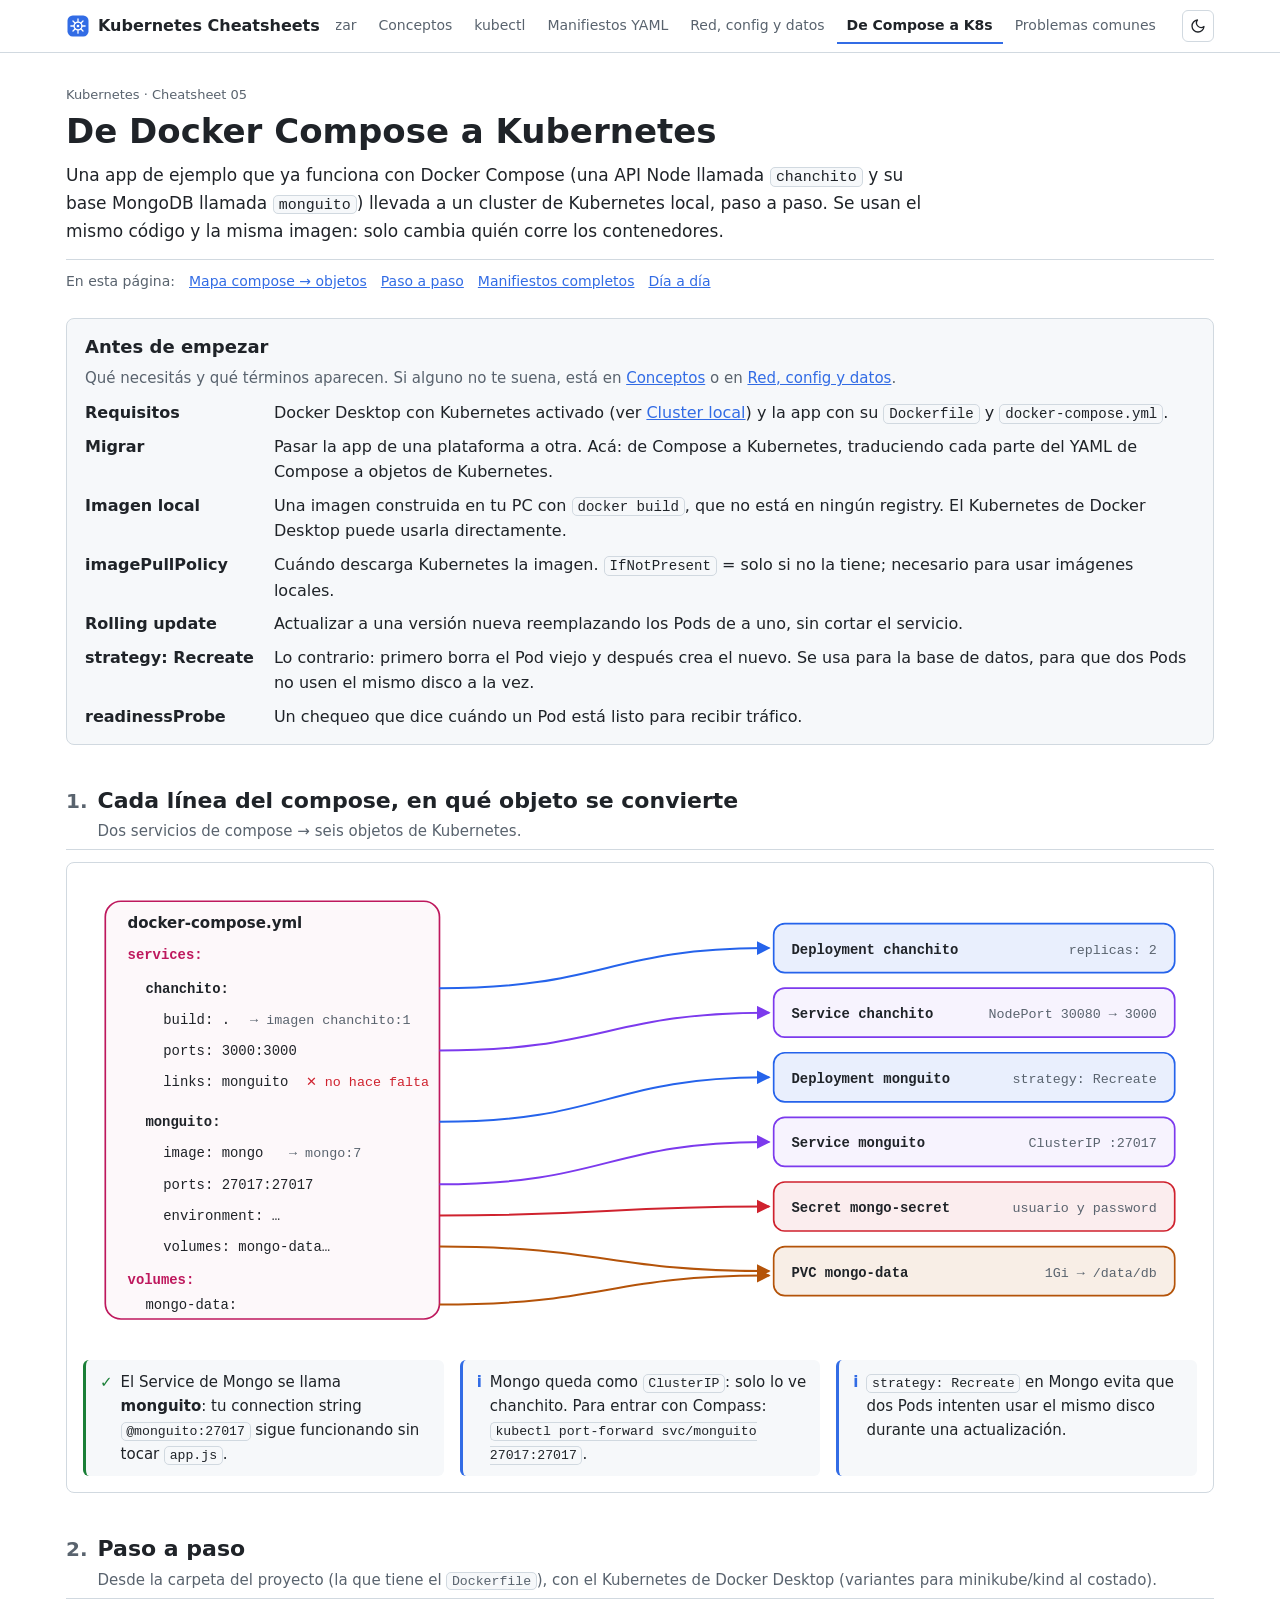
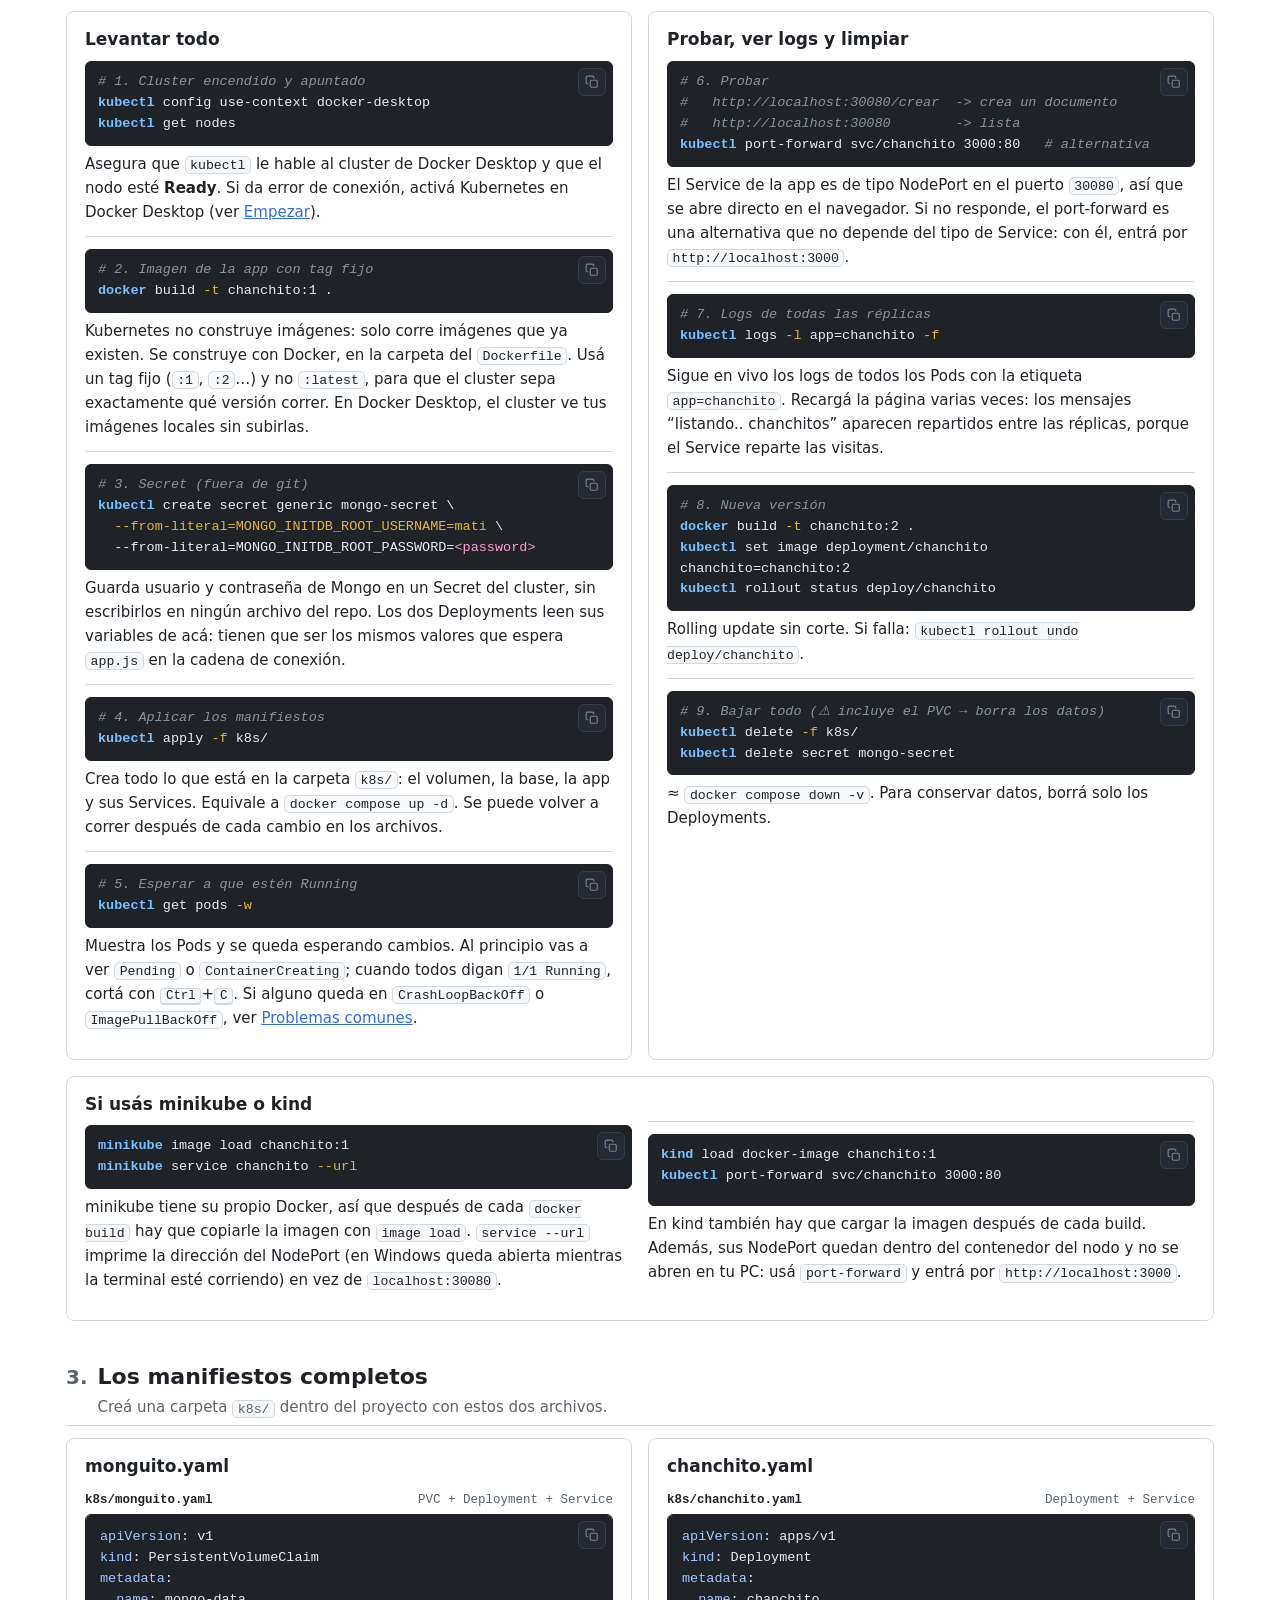
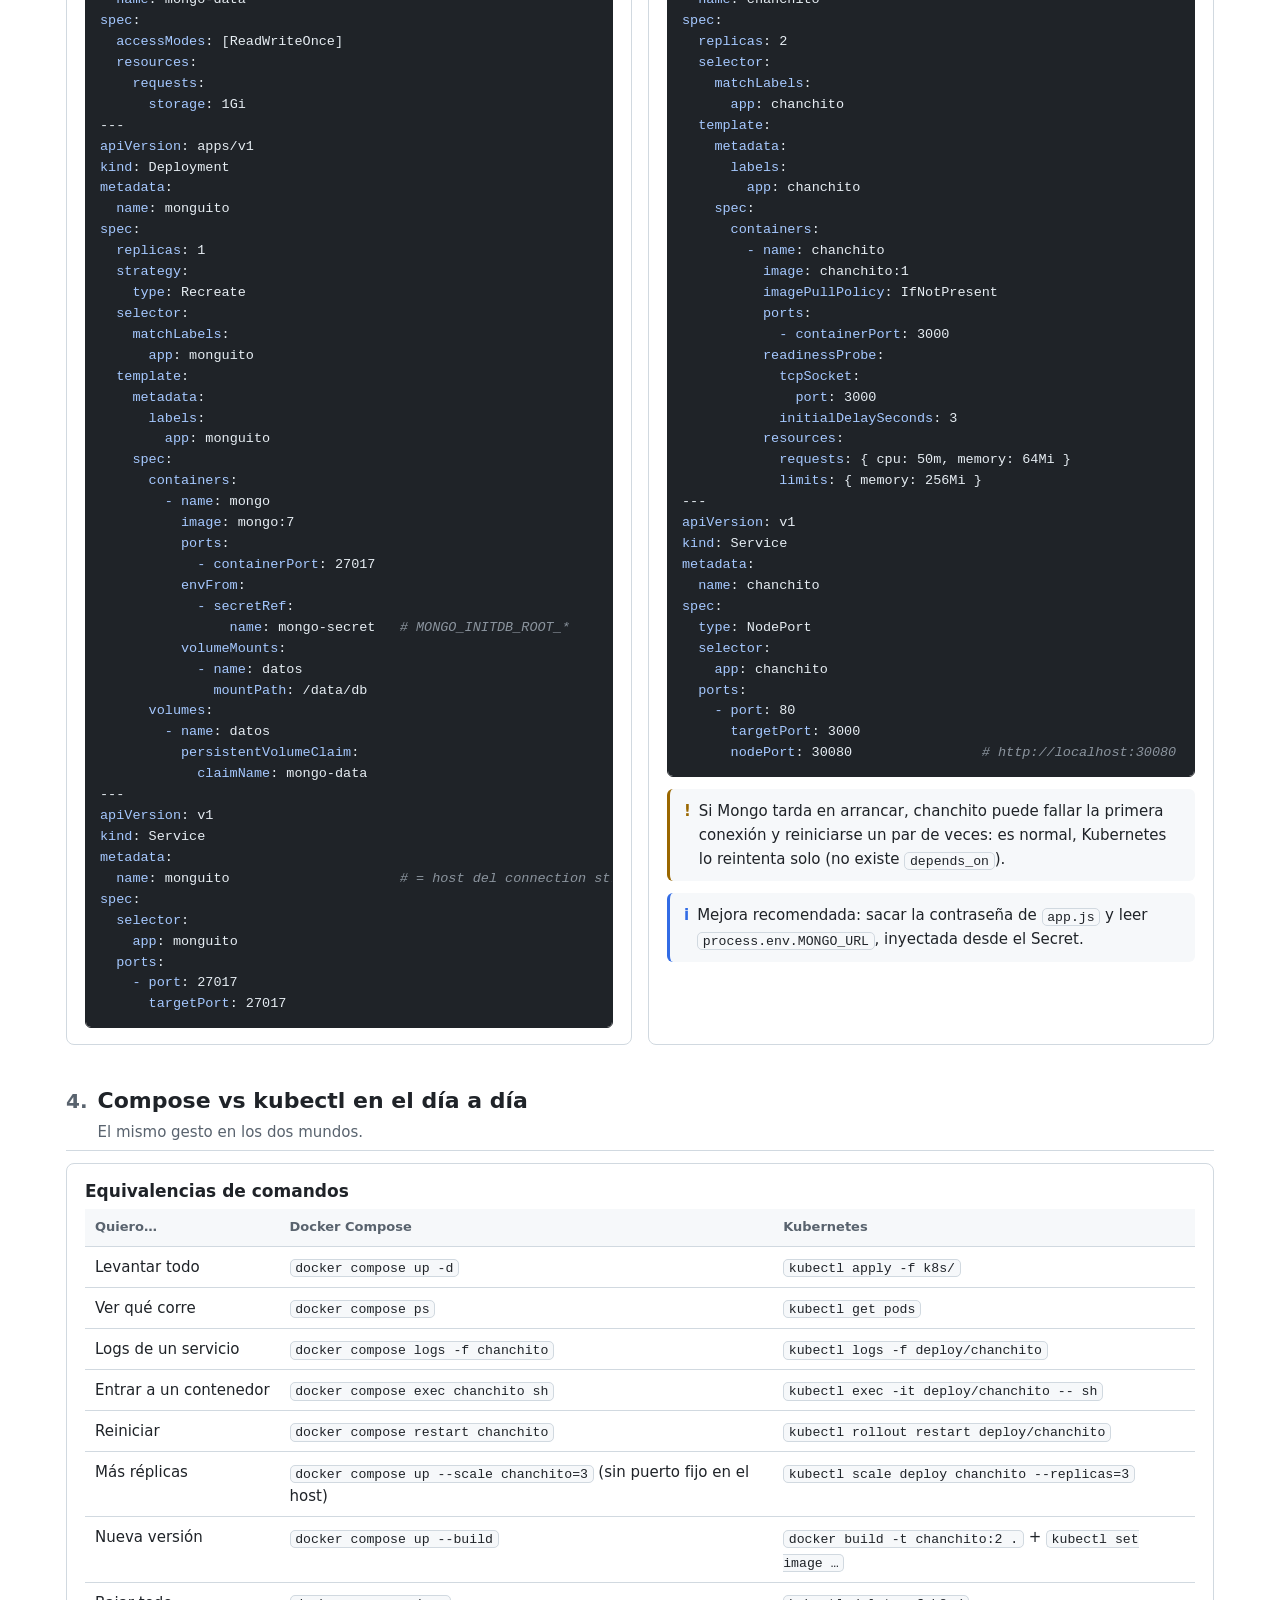
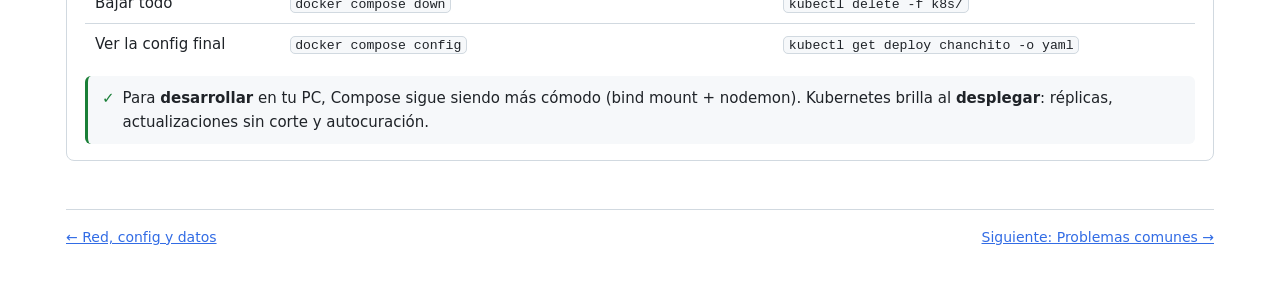
<file: 05-de-compose-a-k8s.html>
<!doctype html>
<html lang="es">
<head>
<meta charset="utf-8">
<meta name="viewport" content="width=device-width, initial-scale=1">
<meta name="description" content="Cómo migrar una app de Docker Compose a Kubernetes paso a paso, con manifiestos completos.">
<meta name="theme-color" content="#326ce5">
<title>Kubernetes · De Compose a K8s</title>
<link rel="icon" href="data:image/svg+xml,%3Csvg xmlns='http://www.w3.org/2000/svg' viewBox='0 0 100 100'%3E%3Ctext y='.9em' font-size='90'%3E%E2%8E%88%3C/text%3E%3C/svg%3E">
<link rel="stylesheet" href="assets/style.css">
<script src="assets/app.js"></script>
</head>
<body data-set="k8s" data-page="migrar">
<header class="topbar"></header>

<svg width="0" height="0" style="position:absolute" aria-hidden="true" focusable="false">
  <defs>
    <marker id="ah-img" viewBox="0 0 10 10" refX="9" refY="5" markerWidth="7" markerHeight="7" orient="auto-start-reverse"><path d="M0,0 L10,5 L0,10 z" class="f-img"/></marker>
    <marker id="ah-net" viewBox="0 0 10 10" refX="9" refY="5" markerWidth="7" markerHeight="7" orient="auto-start-reverse"><path d="M0,0 L10,5 L0,10 z" class="f-net"/></marker>
    <marker id="ah-vol" viewBox="0 0 10 10" refX="9" refY="5" markerWidth="7" markerHeight="7" orient="auto-start-reverse"><path d="M0,0 L10,5 L0,10 z" class="f-vol"/></marker>
    <marker id="ah-bad" viewBox="0 0 10 10" refX="9" refY="5" markerWidth="7" markerHeight="7" orient="auto-start-reverse"><path d="M0,0 L10,5 L0,10 z" class="f-bad"/></marker>
  </defs>
</svg>

<main class="wrap">

  <div class="hero">
    <span class="eyebrow">Kubernetes · Cheatsheet 05</span>
    <h1>De Docker Compose a Kubernetes</h1>
    <p class="lead">Una app de ejemplo que ya funciona con Docker Compose (una API Node llamada <code>chanchito</code> y su base MongoDB llamada <code>monguito</code>) llevada a un cluster de Kubernetes local, paso a paso. Se usan el mismo código y la misma imagen: solo cambia quién corre los contenedores.</p>
    <nav class="toc">
      <a href="#mapa">Mapa compose → objetos</a>
      <a href="#pasos">Paso a paso</a>
      <a href="#manifiestos">Manifiestos completos</a>
      <a href="#dia-a-dia">Día a día</a>
    </nav>
  </div>

  <section class="terms-box">
    <h2>Antes de empezar</h2>
    <p>Qué necesitás y qué términos aparecen. Si alguno no te suena, está en <a href="01-conceptos.html">Conceptos</a> o en <a href="04-red-config-datos.html">Red, config y datos</a>.</p>
    <dl class="terms">
      <dt>Requisitos</dt><dd>Docker Desktop con Kubernetes activado (ver <a href="02-kubectl.html#local">Cluster local</a>) y la app con su <code>Dockerfile</code> y <code>docker-compose.yml</code>.</dd>
      <dt>Migrar</dt><dd>Pasar la app de una plataforma a otra. Acá: de Compose a Kubernetes, traduciendo cada parte del YAML de Compose a objetos de Kubernetes.</dd>
      <dt>Imagen local</dt><dd>Una imagen construida en tu PC con <code>docker build</code>, que no está en ningún registry. El Kubernetes de Docker Desktop puede usarla directamente.</dd>
      <dt>imagePullPolicy</dt><dd>Cuándo descarga Kubernetes la imagen. <code>IfNotPresent</code> = solo si no la tiene; necesario para usar imágenes locales.</dd>
      <dt>Rolling update</dt><dd>Actualizar a una versión nueva reemplazando los Pods de a uno, sin cortar el servicio.</dd>
      <dt>strategy: Recreate</dt><dd>Lo contrario: primero borra el Pod viejo y después crea el nuevo. Se usa para la base de datos, para que dos Pods no usen el mismo disco a la vez.</dd>
      <dt>readinessProbe</dt><dd>Un chequeo que dice cuándo un Pod está listo para recibir tráfico.</dd>
    </dl>
  </section>

  <!-- ================= MAPA ================= -->
  <section class="block" id="mapa">
    <div class="section-head">
      <div class="num" style="--tone:var(--c-comp)">1</div>
      <div class="titles"><h2>Cada línea del compose, en qué objeto se convierte</h2><p>Dos servicios de compose → seis objetos de Kubernetes.</p></div>
    </div>
    <div class="diagram">
      <div class="svg-scroll">
      <svg viewBox="0 0 1000 410" role="img" aria-label="Mapeo del docker-compose.yml a Deployments, Services, Secret y PVC">
        <rect x="20" y="20" width="300" height="375" rx="14" class="d-comp" style="fill-opacity:.4"/>
        <text x="40" y="44" class="d-title" style="font-size:13.5px">docker-compose.yml</text>
        <text x="40" y="72" class="d-code f-comp" style="font-weight:700">services:</text>
        <text x="56" y="102" class="d-code" style="font-weight:700">chanchito:</text>
        <text x="72" y="130" class="d-code">build: .</text>
        <text x="72" y="158" class="d-code">ports: 3000:3000</text>
        <text x="72" y="186" class="d-code">links: monguito</text>
        <text x="56" y="222" class="d-code" style="font-weight:700">monguito:</text>
        <text x="72" y="250" class="d-code">image: mongo</text>
        <text x="72" y="278" class="d-code">ports: 27017:27017</text>
        <text x="72" y="306" class="d-code">environment: …</text>
        <text x="72" y="334" class="d-code">volumes: mongo-data…</text>
        <text x="40" y="364" class="d-code f-comp" style="font-weight:700">volumes:</text>
        <text x="56" y="386" class="d-code">mongo-data:</text>

        <!-- notas -->
        <text x="150" y="130" class="d-lbl">→ imagen chanchito:1</text>
        <text x="200" y="186" class="d-lbl f-bad">✕ no hace falta</text>
        <text x="185" y="250" class="d-lbl">→ mongo:7</text>

        <!-- objetos -->
        <rect x="620" y="40" width="360" height="44" rx="10" class="d-img"/>
        <text x="636" y="67" class="d-code" style="font-weight:700">Deployment chanchito</text>
        <text x="964" y="67" text-anchor="end" class="d-lbl">replicas: 2</text>
        <rect x="620" y="98" width="360" height="44" rx="10" class="d-net" style="stroke-dasharray:none"/>
        <text x="636" y="125" class="d-code" style="font-weight:700">Service chanchito</text>
        <text x="964" y="125" text-anchor="end" class="d-lbl">NodePort 30080 → 3000</text>
        <rect x="620" y="156" width="360" height="44" rx="10" class="d-img"/>
        <text x="636" y="183" class="d-code" style="font-weight:700">Deployment monguito</text>
        <text x="964" y="183" text-anchor="end" class="d-lbl">strategy: Recreate</text>
        <rect x="620" y="214" width="360" height="44" rx="10" class="d-net" style="stroke-dasharray:none"/>
        <text x="636" y="241" class="d-code" style="font-weight:700">Service monguito</text>
        <text x="964" y="241" text-anchor="end" class="d-lbl">ClusterIP :27017</text>
        <rect x="620" y="272" width="360" height="44" rx="10" class="d-bad"/>
        <text x="636" y="299" class="d-code" style="font-weight:700">Secret mongo-secret</text>
        <text x="964" y="299" text-anchor="end" class="d-lbl">usuario y password</text>
        <rect x="620" y="330" width="360" height="44" rx="10" class="d-vol"/>
        <text x="636" y="357" class="d-code" style="font-weight:700">PVC mongo-data</text>
        <text x="964" y="357" text-anchor="end" class="d-lbl">1Gi → /data/db</text>

        <!-- flechas -->
        <path d="M320,98 C470,98 470,62 616,62" class="d-line s-img" marker-end="url(#ah-img)"/>
        <path d="M320,154 C470,154 470,120 616,120" class="d-line s-net" marker-end="url(#ah-net)"/>
        <path d="M320,218 C470,218 470,178 616,178" class="d-line s-img" marker-end="url(#ah-img)"/>
        <path d="M320,274 C470,274 470,236 616,236" class="d-line s-net" marker-end="url(#ah-net)"/>
        <path d="M320,302 C470,302 470,294 616,294" class="d-line s-bad" marker-end="url(#ah-bad)"/>
        <path d="M320,330 C470,330 470,352 616,352" class="d-line s-vol" marker-end="url(#ah-vol)"/>
        <path d="M320,382 C470,382 470,356 616,356" class="d-line s-vol" marker-end="url(#ah-vol)"/>
      </svg>
      </div>
      <div class="grid cols-3" style="margin-top:12px">
        <div class="callout tip"><span class="ico">✓</span><p>El Service de Mongo se llama <b>monguito</b>: tu connection string <code>@monguito:27017</code> sigue funcionando sin tocar <code>app.js</code>.</p></div>
        <div class="callout info"><span class="ico">i</span><p>Mongo queda como <code>ClusterIP</code>: solo lo ve chanchito. Para entrar con Compass: <code>kubectl port-forward svc/monguito 27017:27017</code>.</p></div>
        <div class="callout info"><span class="ico">i</span><p><code>strategy: Recreate</code> en Mongo evita que dos Pods intenten usar el mismo disco durante una actualización.</p></div>
      </div>
    </div>
  </section>

  <!-- ================= PASOS ================= -->
  <section class="block" id="pasos" data-search>
    <div class="section-head">
      <div class="num" style="--tone:var(--ok)">2</div>
      <div class="titles"><h2>Paso a paso</h2><p>Desde la carpeta del proyecto (la que tiene el <code>Dockerfile</code>), con el Kubernetes de Docker Desktop (variantes para minikube/kind al costado).</p></div>
    </div>
    <div class="grid cols-2">
      <div class="card t-ok">
        <h3>Levantar todo</h3>
        <div class="cmd"><pre><code># 1. Cluster encendido y apuntado
kubectl config use-context docker-desktop
kubectl get nodes</code></pre><div class="what">Asegura que <code>kubectl</code> le hable al cluster de Docker Desktop y que el nodo esté <b>Ready</b>. Si da error de conexión, activá Kubernetes en Docker Desktop (ver <a href="00-empezar.html">Empezar</a>).</div></div>
        <div class="cmd"><pre><code># 2. Imagen de la app con tag fijo
docker build -t chanchito:1 .</code></pre><div class="what">Kubernetes no construye imágenes: solo corre imágenes que ya existen. Se construye con Docker, en la carpeta del <code>Dockerfile</code>. Usá un tag fijo (<code>:1</code>, <code>:2</code>…) y no <code>:latest</code>, para que el cluster sepa exactamente qué versión correr. En Docker Desktop, el cluster ve tus imágenes locales sin subirlas.</div></div>
        <div class="cmd"><pre><code># 3. Secret (fuera de git)
kubectl create secret generic mongo-secret \
  --from-literal=MONGO_INITDB_ROOT_USERNAME=mati \
  --from-literal=MONGO_INITDB_ROOT_PASSWORD=&lt;password&gt;</code></pre><div class="what">Guarda usuario y contraseña de Mongo en un Secret del cluster, sin escribirlos en ningún archivo del repo. Los dos Deployments leen sus variables de acá: tienen que ser los mismos valores que espera <code>app.js</code> en la cadena de conexión.</div></div>
        <div class="cmd"><pre><code># 4. Aplicar los manifiestos
kubectl apply -f k8s/</code></pre><div class="what">Crea todo lo que está en la carpeta <code>k8s/</code>: el volumen, la base, la app y sus Services. Equivale a <code>docker compose up -d</code>. Se puede volver a correr después de cada cambio en los archivos.</div></div>
        <div class="cmd"><pre><code># 5. Esperar a que estén Running
kubectl get pods -w</code></pre><div class="what">Muestra los Pods y se queda esperando cambios. Al principio vas a ver <code>Pending</code> o <code>ContainerCreating</code>; cuando todos digan <code>1/1 Running</code>, cortá con <kbd>Ctrl</kbd>+<kbd>C</kbd>. Si alguno queda en <code>CrashLoopBackOff</code> o <code>ImagePullBackOff</code>, ver <a href="06-problemas.html">Problemas comunes</a>.</div></div>
      </div>
      <div class="card t-ok">
        <h3>Probar, ver logs y limpiar</h3>
        <div class="cmd"><pre><code># 6. Probar
#   http://localhost:30080/crear  -> crea un documento
#   http://localhost:30080        -> lista
kubectl port-forward svc/chanchito 3000:80   # alternativa</code></pre><div class="what">El Service de la app es de tipo NodePort en el puerto <code>30080</code>, así que se abre directo en el navegador. Si no responde, el port-forward es una alternativa que no depende del tipo de Service: con él, entrá por <code>http://localhost:3000</code>.</div></div>
        <div class="cmd"><pre><code># 7. Logs de todas las réplicas
kubectl logs -l app=chanchito -f</code></pre><div class="what">Sigue en vivo los logs de todos los Pods con la etiqueta <code>app=chanchito</code>. Recargá la página varias veces: los mensajes “listando.. chanchitos” aparecen repartidos entre las réplicas, porque el Service reparte las visitas.</div></div>
        <div class="cmd"><pre><code># 8. Nueva versión
docker build -t chanchito:2 .
kubectl set image deployment/chanchito chanchito=chanchito:2
kubectl rollout status deploy/chanchito</code></pre><div class="what">Rolling update sin corte. Si falla: <code>kubectl rollout undo deploy/chanchito</code>.</div></div>
        <div class="cmd"><pre><code># 9. Bajar todo (⚠ incluye el PVC → borra los datos)
kubectl delete -f k8s/
kubectl delete secret mongo-secret</code></pre><div class="what">≈ <code>docker compose down -v</code>. Para conservar datos, borrá solo los Deployments.</div></div>
      </div>
      <div class="card t-cont wide">
        <h3>Si usás minikube o kind</h3>
        <div class="grid cols-2">
          <div class="cmd"><pre><code>minikube image load chanchito:1
minikube service chanchito --url</code></pre><div class="what">minikube tiene su propio Docker, así que después de cada <code>docker build</code> hay que copiarle la imagen con <code>image load</code>. <code>service --url</code> imprime la dirección del NodePort (en Windows queda abierta mientras la terminal esté corriendo) en vez de <code>localhost:30080</code>.</div></div>
          <div class="cmd"><pre><code>kind load docker-image chanchito:1
kubectl port-forward svc/chanchito 3000:80</code></pre><div class="what">En kind también hay que cargar la imagen después de cada build. Además, sus NodePort quedan dentro del contenedor del nodo y no se abren en tu PC: usá <code>port-forward</code> y entrá por <code>http://localhost:3000</code>.</div></div>
        </div>
      </div>
    </div>
  </section>

  <!-- ================= MANIFIESTOS ================= -->
  <section class="block" id="manifiestos">
    <div class="section-head">
      <div class="num" style="--tone:var(--c-img)">3</div>
      <div class="titles"><h2>Los manifiestos completos</h2><p>Creá una carpeta <code>k8s/</code> dentro del proyecto con estos dos archivos.</p></div>
    </div>
    <div class="grid cols-2">
      <div class="card t-img">
        <h3>monguito.yaml</h3>
        <div class="code-label"><span class="file">k8s/monguito.yaml</span><span>PVC + Deployment + Service</span></div>
        <pre class="big"><code data-lang="yaml">apiVersion: v1
kind: PersistentVolumeClaim
metadata:
  name: mongo-data
spec:
  accessModes: [ReadWriteOnce]
  resources:
    requests:
      storage: 1Gi
---
apiVersion: apps/v1
kind: Deployment
metadata:
  name: monguito
spec:
  replicas: 1
  strategy:
    type: Recreate
  selector:
    matchLabels:
      app: monguito
  template:
    metadata:
      labels:
        app: monguito
    spec:
      containers:
        - name: mongo
          image: mongo:7
          ports:
            - containerPort: 27017
          envFrom:
            - secretRef:
                name: mongo-secret   # MONGO_INITDB_ROOT_*
          volumeMounts:
            - name: datos
              mountPath: /data/db
      volumes:
        - name: datos
          persistentVolumeClaim:
            claimName: mongo-data
---
apiVersion: v1
kind: Service
metadata:
  name: monguito                     # = host del connection string
spec:
  selector:
    app: monguito
  ports:
    - port: 27017
      targetPort: 27017</code></pre>
      </div>
      <div class="card t-img">
        <h3>chanchito.yaml</h3>
        <div class="code-label"><span class="file">k8s/chanchito.yaml</span><span>Deployment + Service</span></div>
        <pre class="big"><code data-lang="yaml">apiVersion: apps/v1
kind: Deployment
metadata:
  name: chanchito
spec:
  replicas: 2
  selector:
    matchLabels:
      app: chanchito
  template:
    metadata:
      labels:
        app: chanchito
    spec:
      containers:
        - name: chanchito
          image: chanchito:1
          imagePullPolicy: IfNotPresent
          ports:
            - containerPort: 3000
          readinessProbe:
            tcpSocket:
              port: 3000
            initialDelaySeconds: 3
          resources:
            requests: { cpu: 50m, memory: 64Mi }
            limits: { memory: 256Mi }
---
apiVersion: v1
kind: Service
metadata:
  name: chanchito
spec:
  type: NodePort
  selector:
    app: chanchito
  ports:
    - port: 80
      targetPort: 3000
      nodePort: 30080                # http://localhost:30080</code></pre>
        <div class="callout warn"><span class="ico">!</span><p>Si Mongo tarda en arrancar, chanchito puede fallar la primera conexión y reiniciarse un par de veces: es normal, Kubernetes lo reintenta solo (no existe <code>depends_on</code>).</p></div>
        <div class="callout info"><span class="ico">i</span><p>Mejora recomendada: sacar la contraseña de <code>app.js</code> y leer <code>process.env.MONGO_URL</code>, inyectada desde el Secret.</p></div>
      </div>
    </div>
  </section>

  <!-- ================= DIA A DIA ================= -->
  <section class="block" id="dia-a-dia" data-search>
    <div class="section-head">
      <div class="num" style="--tone:var(--c-comp)">4</div>
      <div class="titles"><h2>Compose vs kubectl en el día a día</h2><p>El mismo gesto en los dos mundos.</p></div>
    </div>
    <div class="card t-comp wide">
      <h3>Equivalencias de comandos</h3>
      <div class="table-wrap">
        <table>
          <thead><tr><th>Quiero…</th><th>Docker Compose</th><th>Kubernetes</th></tr></thead>
          <tbody>
            <tr><td>Levantar todo</td><td><code>docker compose up -d</code></td><td><code>kubectl apply -f k8s/</code></td></tr>
            <tr><td>Ver qué corre</td><td><code>docker compose ps</code></td><td><code>kubectl get pods</code></td></tr>
            <tr><td>Logs de un servicio</td><td><code>docker compose logs -f chanchito</code></td><td><code>kubectl logs -f deploy/chanchito</code></td></tr>
            <tr><td>Entrar a un contenedor</td><td><code>docker compose exec chanchito sh</code></td><td><code>kubectl exec -it deploy/chanchito -- sh</code></td></tr>
            <tr><td>Reiniciar</td><td><code>docker compose restart chanchito</code></td><td><code>kubectl rollout restart deploy/chanchito</code></td></tr>
            <tr><td>Más réplicas</td><td><code>docker compose up --scale chanchito=3</code> (sin puerto fijo en el host)</td><td><code>kubectl scale deploy chanchito --replicas=3</code></td></tr>
            <tr><td>Nueva versión</td><td><code>docker compose up --build</code></td><td><code>docker build -t chanchito:2 .</code> + <code>kubectl set image …</code></td></tr>
            <tr><td>Bajar todo</td><td><code>docker compose down</code></td><td><code>kubectl delete -f k8s/</code></td></tr>
            <tr><td>Ver la config final</td><td><code>docker compose config</code></td><td><code>kubectl get deploy chanchito -o yaml</code></td></tr>
          </tbody>
        </table>
      </div>
      <div class="callout tip"><span class="ico">✓</span><p>Para <b>desarrollar</b> en tu PC, Compose sigue siendo más cómodo (bind mount + nodemon). Kubernetes brilla al <b>desplegar</b>: réplicas, actualizaciones sin corte y autocuración.</p></div>
    </div>
  </section>

  <footer class="foot">
    <a href="04-red-config-datos.html">← Red, config y datos</a>
    <a href="06-problemas.html">Siguiente: Problemas comunes →</a>
  </footer>
</main>
</body>
</html>
</file>
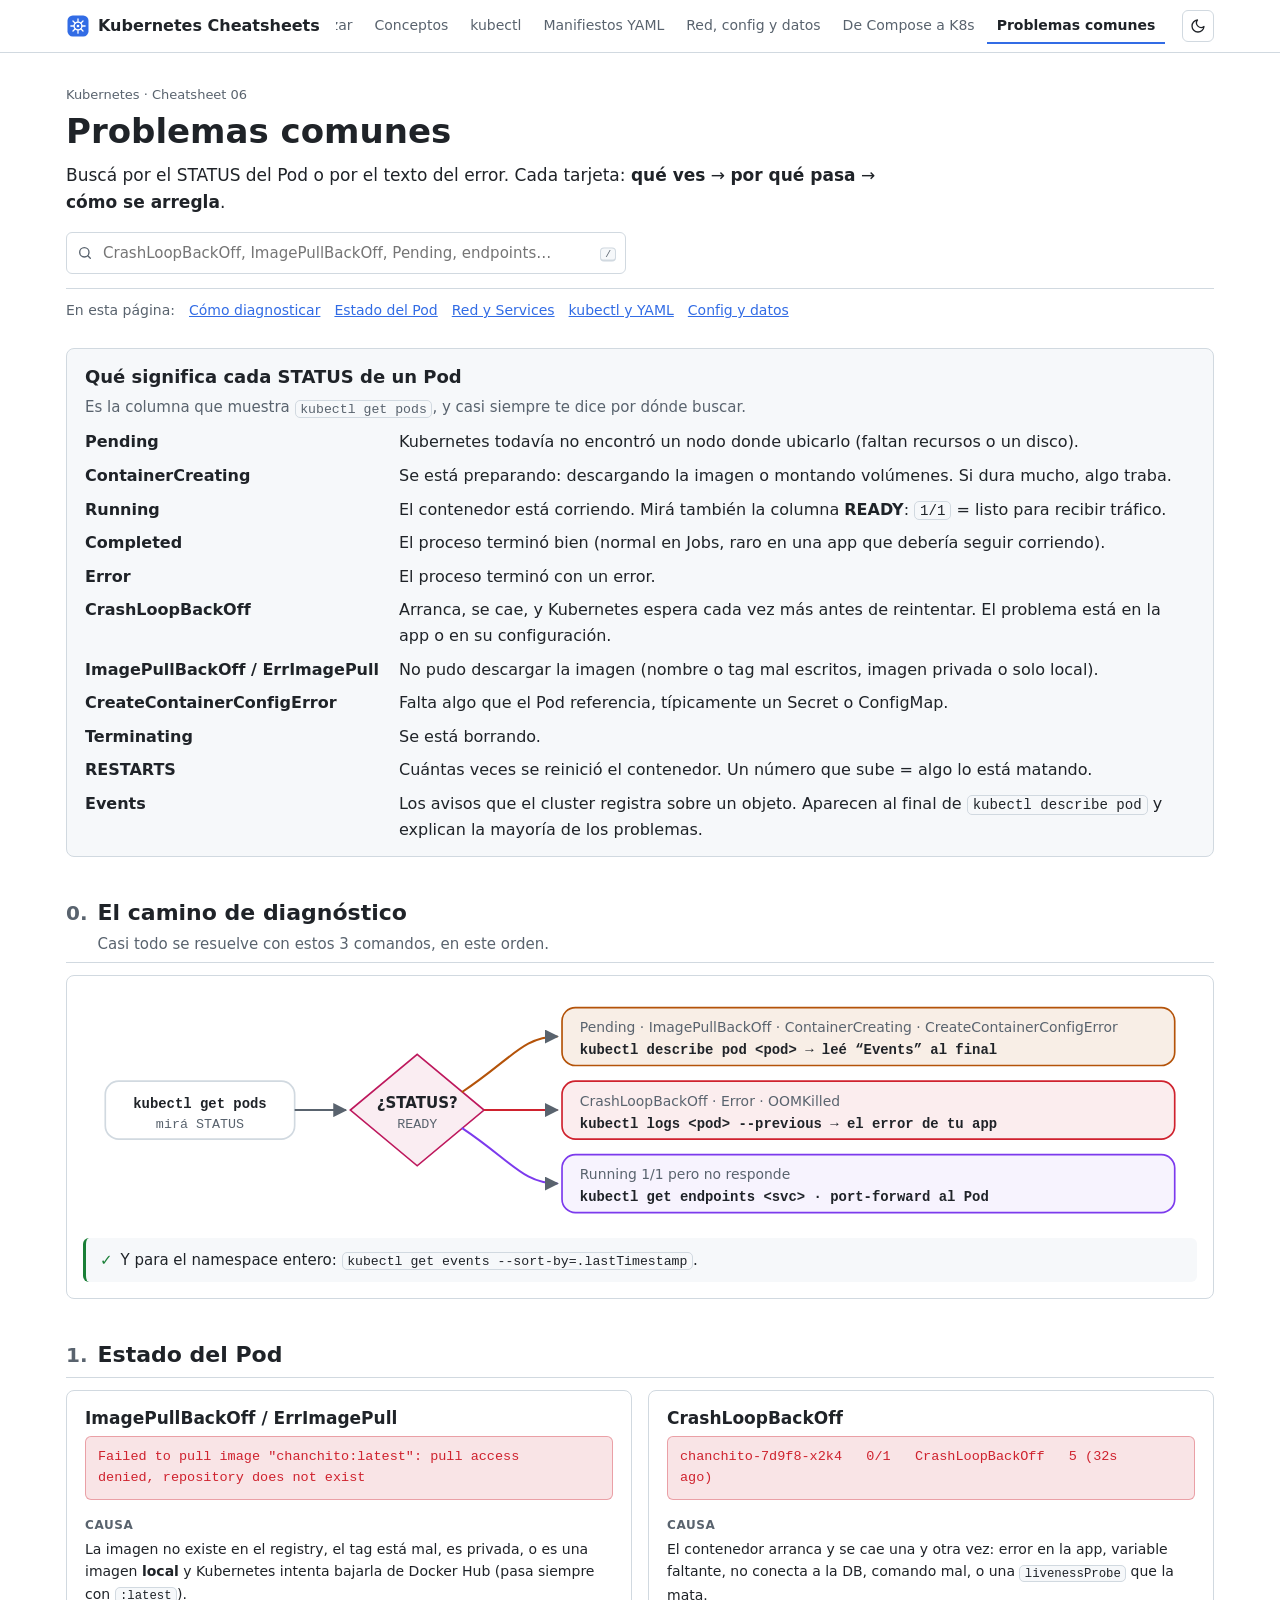
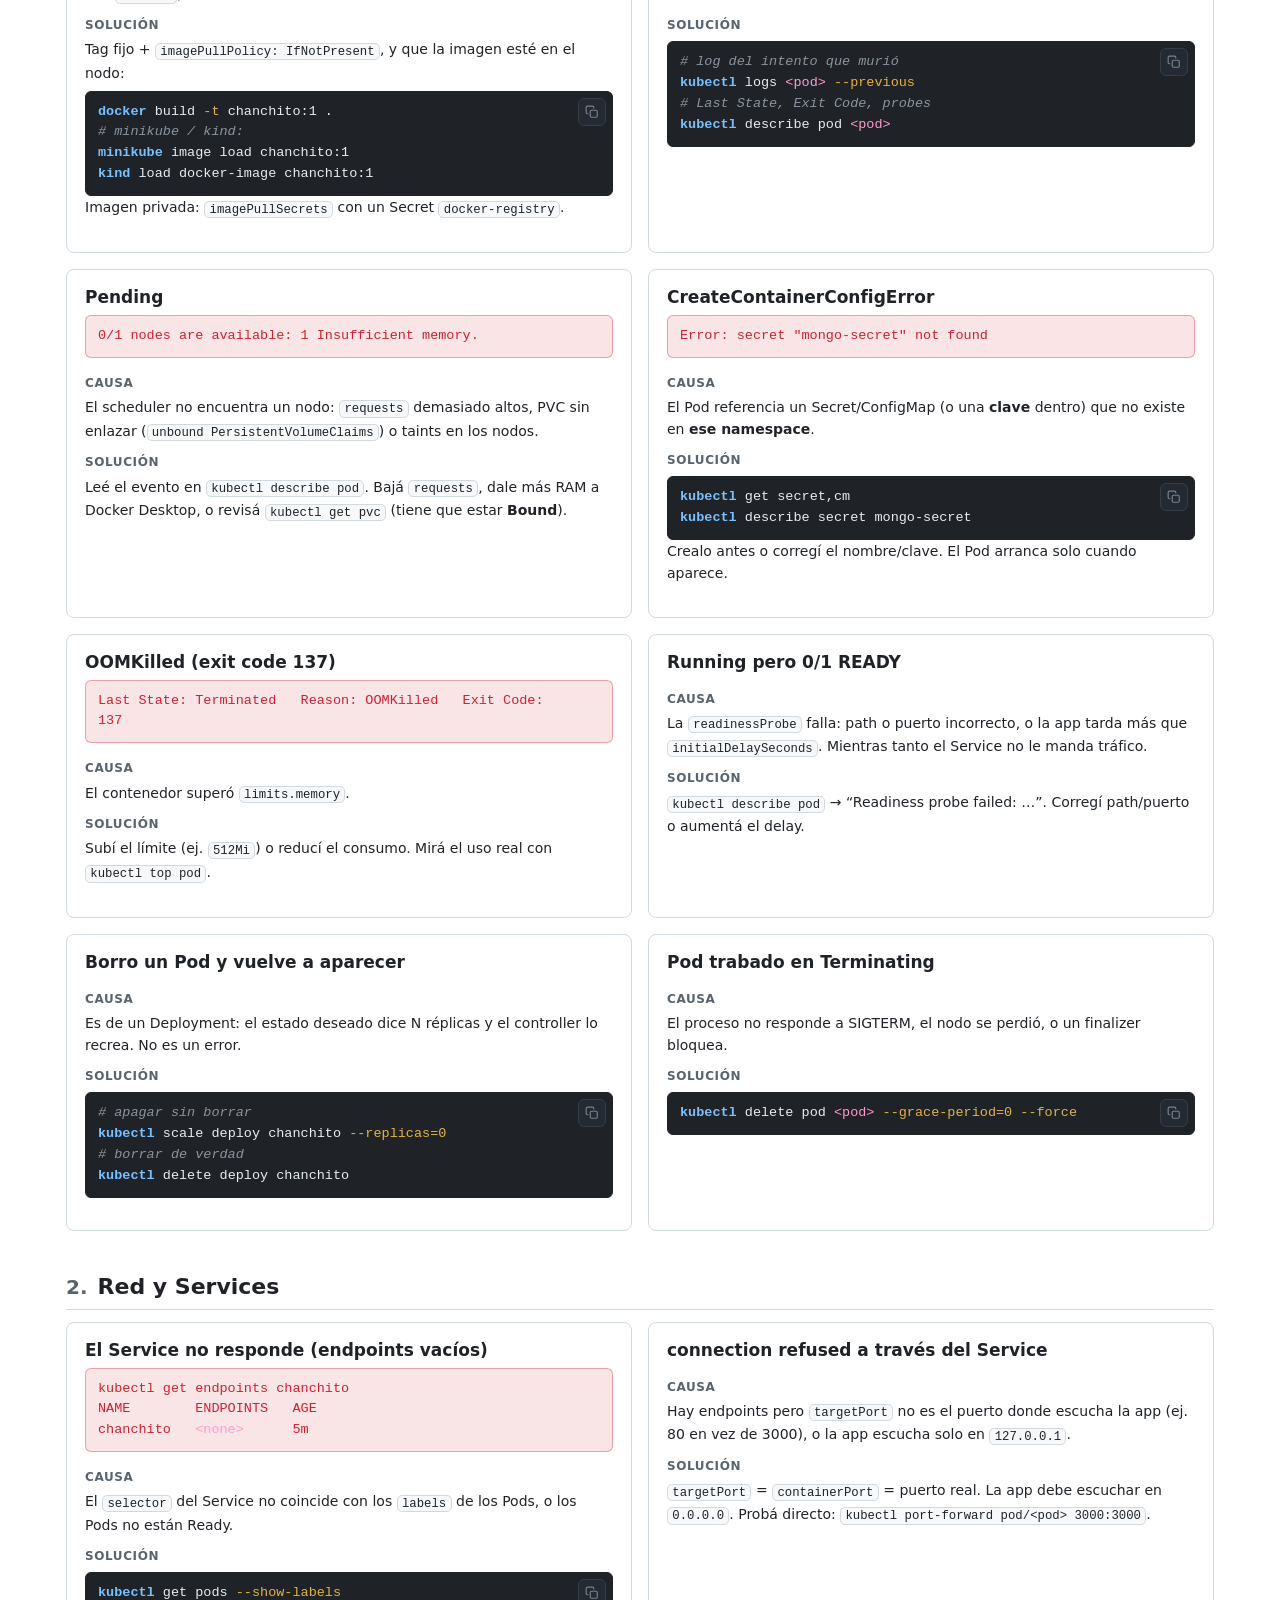
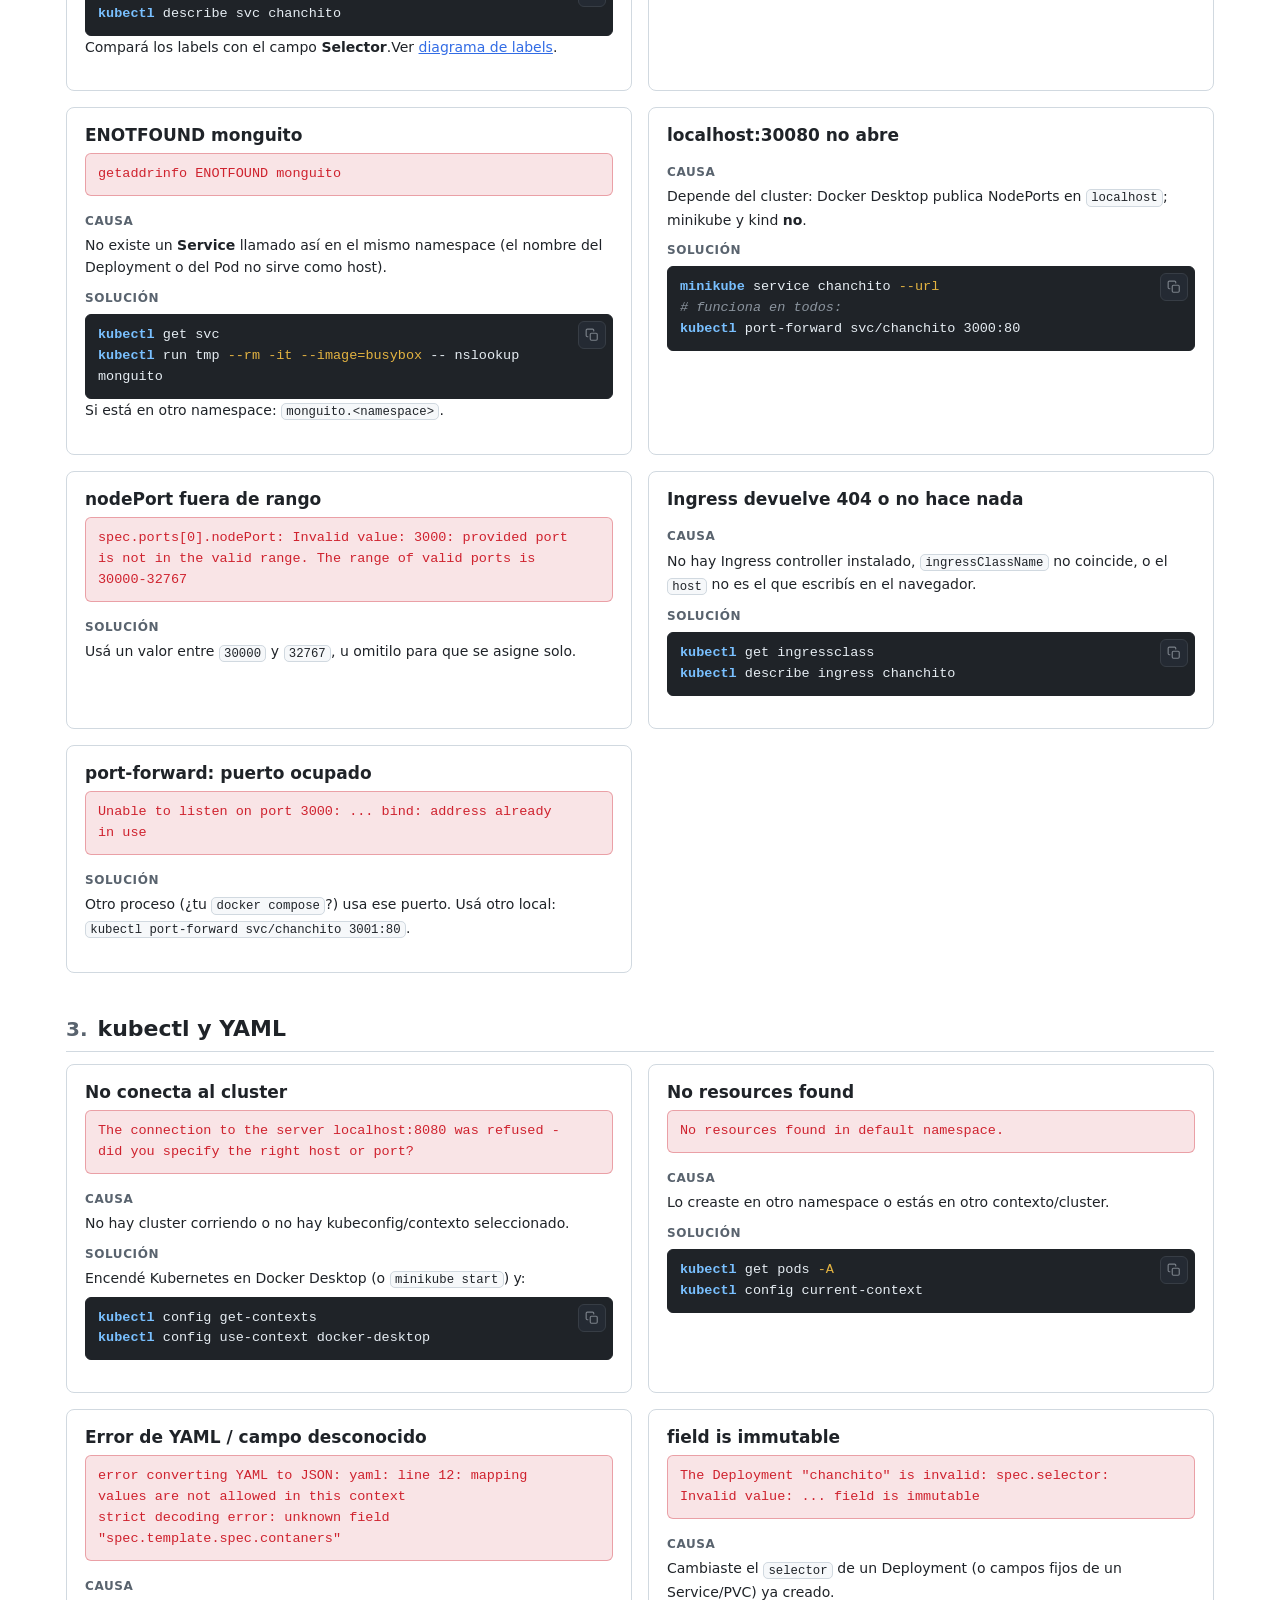
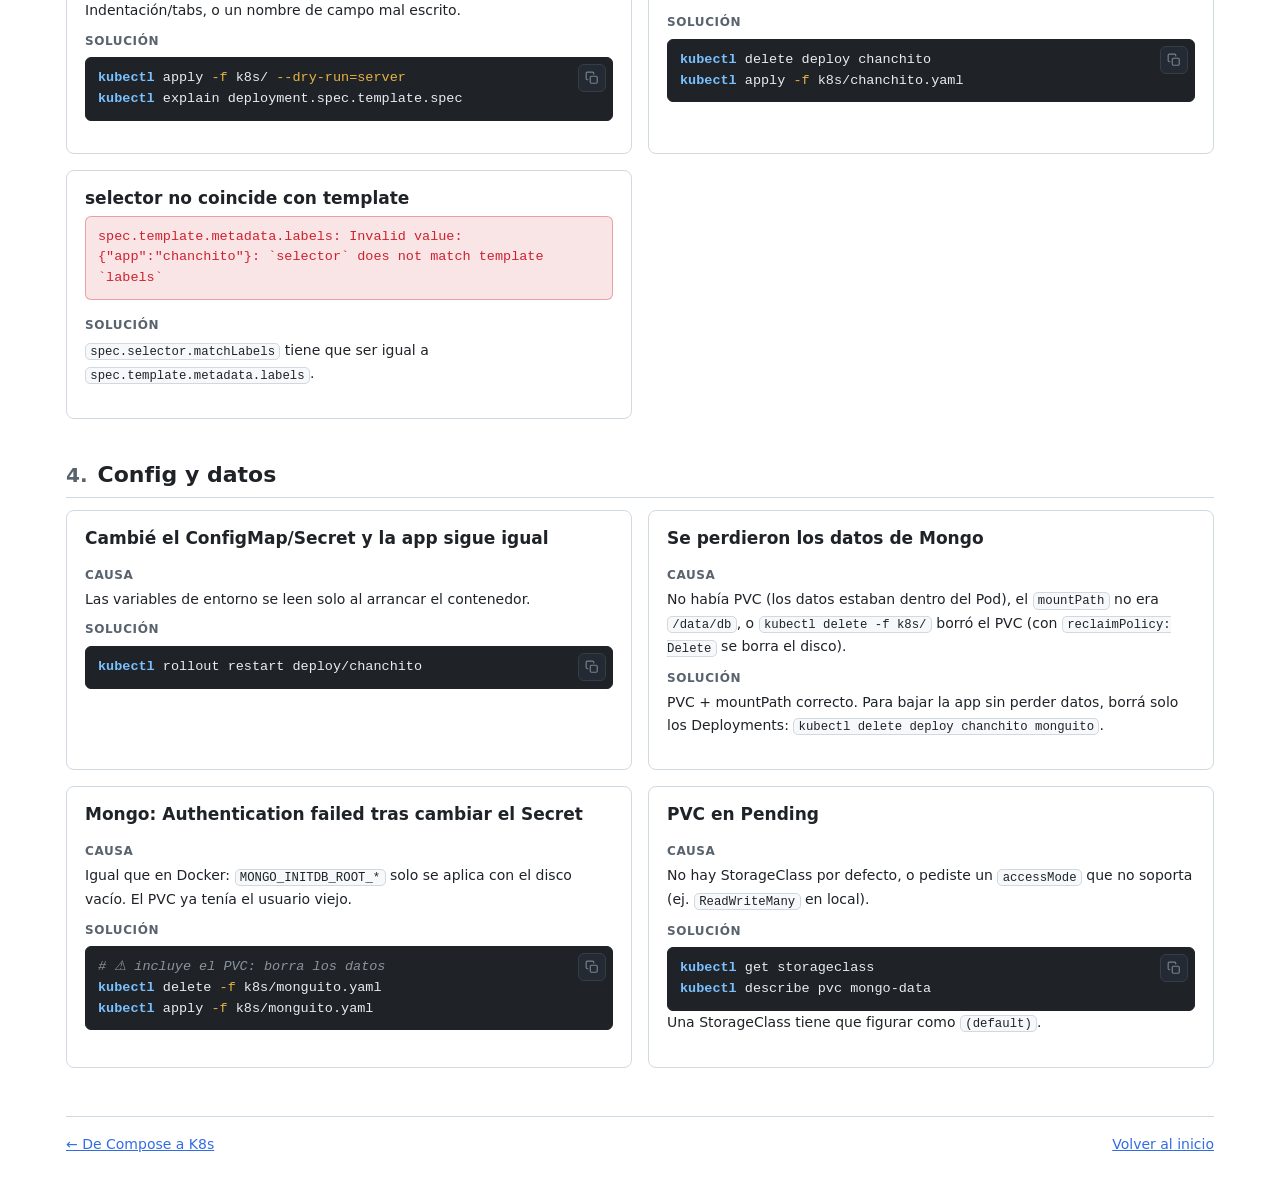
<file: 06-problemas.html>
<!doctype html>
<html lang="es">
<head>
<meta charset="utf-8">
<meta name="viewport" content="width=device-width, initial-scale=1">
<meta name="description" content="Errores comunes de Kubernetes: CrashLoopBackOff, ImagePullBackOff, Pending, Services sin endpoints y más.">
<meta name="theme-color" content="#326ce5">
<title>Kubernetes · Problemas comunes</title>
<link rel="icon" href="data:image/svg+xml,%3Csvg xmlns='http://www.w3.org/2000/svg' viewBox='0 0 100 100'%3E%3Ctext y='.9em' font-size='90'%3E%E2%8E%88%3C/text%3E%3C/svg%3E">
<link rel="stylesheet" href="assets/style.css">
<script src="assets/app.js"></script>
<style>
  .fix dt { font-size: 12px; font-weight: 700; text-transform: uppercase; letter-spacing: .05em; color: var(--muted); margin-top: 10px; }
  .fix dd { margin: 3px 0 0; font-size: 14px; }
  .fix dd pre { margin-top: 6px; }
  .err pre { background: color-mix(in srgb, var(--bad) 12%, var(--surface)); color: var(--bad); border-color: color-mix(in srgb, var(--bad) 35%, transparent); }
  .err pre .copy { display: none; }
</style>
</head>
<body data-set="k8s" data-page="problemas">
<header class="topbar"></header>

<svg width="0" height="0" style="position:absolute" aria-hidden="true" focusable="false">
  <defs>
    <marker id="ah" viewBox="0 0 10 10" refX="9" refY="5" markerWidth="7" markerHeight="7" orient="auto-start-reverse"><path d="M0,0 L10,5 L0,10 z" class="d-head"/></marker>
  </defs>
</svg>

<main class="wrap">

  <div class="hero">
    <span class="eyebrow">Kubernetes · Cheatsheet 06</span>
    <h1>Problemas comunes</h1>
    <p class="lead">Buscá por el STATUS del Pod o por el texto del error. Cada tarjeta: <b>qué ves</b> → <b>por qué pasa</b> → <b>cómo se arregla</b>.</p>
    <div class="toolbar">
      <label class="search">
        <svg viewBox="0 0 24 24" fill="none" stroke="currentColor" stroke-width="2" stroke-linecap="round" aria-hidden="true"><circle cx="11" cy="11" r="7"/><path d="m20 20-3.5-3.5"/></svg>
        <input id="q" type="search" placeholder="CrashLoopBackOff, ImagePullBackOff, Pending, endpoints…" autocomplete="off" aria-label="Buscar problema">
        <span class="hint"><kbd>/</kbd></span>
      </label>
    </div>
    <nav class="toc">
      <a href="#diagnostico">Cómo diagnosticar</a>
      <a href="#pods">Estado del Pod</a>
      <a href="#red">Red y Services</a>
      <a href="#kubectl">kubectl y YAML</a>
      <a href="#datos">Config y datos</a>
    </nav>
  </div>

  <section class="terms-box">
    <h2>Qué significa cada STATUS de un Pod</h2>
    <p>Es la columna que muestra <code>kubectl get pods</code>, y casi siempre te dice por dónde buscar.</p>
    <dl class="terms">
      <dt>Pending</dt><dd>Kubernetes todavía no encontró un nodo donde ubicarlo (faltan recursos o un disco).</dd>
      <dt>ContainerCreating</dt><dd>Se está preparando: descargando la imagen o montando volúmenes. Si dura mucho, algo traba.</dd>
      <dt>Running</dt><dd>El contenedor está corriendo. Mirá también la columna <b>READY</b>: <code>1/1</code> = listo para recibir tráfico.</dd>
      <dt>Completed</dt><dd>El proceso terminó bien (normal en Jobs, raro en una app que debería seguir corriendo).</dd>
      <dt>Error</dt><dd>El proceso terminó con un error.</dd>
      <dt>CrashLoopBackOff</dt><dd>Arranca, se cae, y Kubernetes espera cada vez más antes de reintentar. El problema está en la app o en su configuración.</dd>
      <dt>ImagePullBackOff / ErrImagePull</dt><dd>No pudo descargar la imagen (nombre o tag mal escritos, imagen privada o solo local).</dd>
      <dt>CreateContainerConfigError</dt><dd>Falta algo que el Pod referencia, típicamente un Secret o ConfigMap.</dd>
      <dt>Terminating</dt><dd>Se está borrando.</dd>
      <dt>RESTARTS</dt><dd>Cuántas veces se reinició el contenedor. Un número que sube = algo lo está matando.</dd>
      <dt>Events</dt><dd>Los avisos que el cluster registra sobre un objeto. Aparecen al final de <code>kubectl describe pod</code> y explican la mayoría de los problemas.</dd>
    </dl>
  </section>

  <!-- ================= DIAGNOSTICO ================= -->
  <section class="block" id="diagnostico">
    <div class="section-head">
      <div class="num" style="--tone:var(--c-comp)">0</div>
      <div class="titles"><h2>El camino de diagnóstico</h2><p>Casi todo se resuelve con estos 3 comandos, en este orden.</p></div>
    </div>
    <div class="diagram">
      <div class="svg-scroll">
      <svg viewBox="0 0 1000 210" role="img" aria-label="Según el estado del Pod: describe para Pending o errores de imagen, logs --previous para CrashLoopBackOff, endpoints y port-forward si corre pero no responde">
        <rect x="20" y="80" width="170" height="52" rx="12" class="d-plain"/>
        <text x="105" y="104" text-anchor="middle" class="d-code" style="font-weight:700">kubectl get pods</text>
        <text x="105" y="122" text-anchor="middle" class="d-lbl">mirá STATUS</text>
        <path d="M190,106 L236,106" class="d-line" marker-end="url(#ah)"/>

        <path d="M300,56 L360,106 L300,156 L240,106 z" class="d-comp"/>
        <text x="300" y="104" text-anchor="middle" class="d-title" style="font-size:13.5px">¿STATUS?</text>
        <text x="300" y="122" text-anchor="middle" class="d-lbl">READY</text>

        <rect x="430" y="14" width="550" height="52" rx="12" class="d-vol"/>
        <text x="446" y="36" class="d-sub">Pending · ImagePullBackOff · ContainerCreating · CreateContainerConfigError</text>
        <text x="446" y="56" class="d-code" style="font-weight:700">kubectl describe pod &lt;pod&gt;   → leé “Events” al final</text>

        <rect x="430" y="80" width="550" height="52" rx="12" class="d-bad"/>
        <text x="446" y="102" class="d-sub">CrashLoopBackOff · Error · OOMKilled</text>
        <text x="446" y="122" class="d-code" style="font-weight:700">kubectl logs &lt;pod&gt; --previous   → el error de tu app</text>

        <rect x="430" y="146" width="550" height="52" rx="12" class="d-net" style="stroke-dasharray:none"/>
        <text x="446" y="168" class="d-sub">Running 1/1 pero no responde</text>
        <text x="446" y="188" class="d-code" style="font-weight:700">kubectl get endpoints &lt;svc&gt; · port-forward al Pod</text>

        <path d="M340,90 C385,60 395,40 426,40" class="d-line s-vol" marker-end="url(#ah)"/>
        <path d="M360,106 L426,106" class="d-line s-bad" marker-end="url(#ah)"/>
        <path d="M340,122 C385,152 395,172 426,172" class="d-line s-net" marker-end="url(#ah)"/>
      </svg>
      </div>
      <div class="callout tip"><span class="ico">✓</span><p>Y para el namespace entero: <code>kubectl get events --sort-by=.lastTimestamp</code>.</p></div>
    </div>
  </section>

  <!-- ================= PODS ================= -->
  <section class="block" id="pods" data-search>
    <div class="section-head">
      <div class="num" style="--tone:var(--bad)">1</div>
      <div class="titles"><h2>Estado del Pod</h2></div>
    </div>
    <div class="grid">
      <div class="card t-bad">
        <h3>ImagePullBackOff / ErrImagePull</h3>
        <div class="err"><pre><code data-lang="plain">Failed to pull image "chanchito:latest": pull access denied, repository does not exist</code></pre></div>
        <dl class="fix">
          <dt>Causa</dt><dd>La imagen no existe en el registry, el tag está mal, es privada, o es una imagen <b>local</b> y Kubernetes intenta bajarla de Docker Hub (pasa siempre con <code>:latest</code>).</dd>
          <dt>Solución</dt>
          <dd>Tag fijo + <code>imagePullPolicy: IfNotPresent</code>, y que la imagen esté en el nodo:
            <pre><code>docker build -t chanchito:1 .
# minikube / kind:
minikube image load chanchito:1
kind load docker-image chanchito:1</code></pre>Imagen privada: <code>imagePullSecrets</code> con un Secret <code>docker-registry</code>.</dd>
        </dl>
      </div>

      <div class="card t-bad">
        <h3>CrashLoopBackOff</h3>
        <div class="err"><pre><code data-lang="plain">chanchito-7d9f8-x2k4   0/1   CrashLoopBackOff   5 (32s ago)</code></pre></div>
        <dl class="fix">
          <dt>Causa</dt><dd>El contenedor arranca y se cae una y otra vez: error en la app, variable faltante, no conecta a la DB, comando mal, o una <code>livenessProbe</code> que la mata.</dd>
          <dt>Solución</dt>
          <dd><pre><code># log del intento que murió
kubectl logs &lt;pod&gt; --previous
# Last State, Exit Code, probes
kubectl describe pod &lt;pod&gt;</code></pre></dd>
        </dl>
      </div>

      <div class="card t-bad">
        <h3>Pending</h3>
        <div class="err"><pre><code data-lang="plain">0/1 nodes are available: 1 Insufficient memory.</code></pre></div>
        <dl class="fix">
          <dt>Causa</dt><dd>El scheduler no encuentra un nodo: <code>requests</code> demasiado altos, PVC sin enlazar (<code>unbound PersistentVolumeClaims</code>) o taints en los nodos.</dd>
          <dt>Solución</dt>
          <dd>Leé el evento en <code>kubectl describe pod</code>. Bajá <code>requests</code>, dale más RAM a Docker Desktop, o revisá <code>kubectl get pvc</code> (tiene que estar <b>Bound</b>).</dd>
        </dl>
      </div>

      <div class="card t-bad">
        <h3>CreateContainerConfigError</h3>
        <div class="err"><pre><code data-lang="plain">Error: secret "mongo-secret" not found</code></pre></div>
        <dl class="fix">
          <dt>Causa</dt><dd>El Pod referencia un Secret/ConfigMap (o una <b>clave</b> dentro) que no existe en <b>ese namespace</b>.</dd>
          <dt>Solución</dt>
          <dd><pre><code>kubectl get secret,cm
kubectl describe secret mongo-secret</code></pre>Crealo antes o corregí el nombre/clave. El Pod arranca solo cuando aparece.</dd>
        </dl>
      </div>

      <div class="card t-bad">
        <h3>OOMKilled (exit code 137)</h3>
        <div class="err"><pre><code data-lang="plain">Last State: Terminated   Reason: OOMKilled   Exit Code: 137</code></pre></div>
        <dl class="fix">
          <dt>Causa</dt><dd>El contenedor superó <code>limits.memory</code>.</dd>
          <dt>Solución</dt><dd>Subí el límite (ej. <code>512Mi</code>) o reducí el consumo. Mirá el uso real con <code>kubectl top pod</code>.</dd>
        </dl>
      </div>

      <div class="card t-warn">
        <h3>Running pero 0/1 READY</h3>
        <dl class="fix">
          <dt>Causa</dt><dd>La <code>readinessProbe</code> falla: path o puerto incorrecto, o la app tarda más que <code>initialDelaySeconds</code>. Mientras tanto el Service no le manda tráfico.</dd>
          <dt>Solución</dt><dd><code>kubectl describe pod</code> → “Readiness probe failed: …”. Corregí path/puerto o aumentá el delay.</dd>
        </dl>
      </div>

      <div class="card t-warn">
        <h3>Borro un Pod y vuelve a aparecer</h3>
        <dl class="fix">
          <dt>Causa</dt><dd>Es de un Deployment: el estado deseado dice N réplicas y el controller lo recrea. No es un error.</dd>
          <dt>Solución</dt><dd><pre><code># apagar sin borrar
kubectl scale deploy chanchito --replicas=0
# borrar de verdad
kubectl delete deploy chanchito</code></pre></dd>
        </dl>
      </div>

      <div class="card t-warn">
        <h3>Pod trabado en Terminating</h3>
        <dl class="fix">
          <dt>Causa</dt><dd>El proceso no responde a SIGTERM, el nodo se perdió, o un finalizer bloquea.</dd>
          <dt>Solución</dt><dd><pre><code>kubectl delete pod &lt;pod&gt; --grace-period=0 --force</code></pre></dd>
        </dl>
      </div>
    </div>
  </section>

  <!-- ================= RED ================= -->
  <section class="block" id="red" data-search>
    <div class="section-head">
      <div class="num" style="--tone:var(--c-net)">2</div>
      <div class="titles"><h2>Red y Services</h2></div>
    </div>
    <div class="grid">
      <div class="card t-bad">
        <h3>El Service no responde (endpoints vacíos)</h3>
        <div class="err"><pre><code data-lang="plain">kubectl get endpoints chanchito
NAME        ENDPOINTS   AGE
chanchito   &lt;none&gt;      5m</code></pre></div>
        <dl class="fix">
          <dt>Causa</dt><dd>El <code>selector</code> del Service no coincide con los <code>labels</code> de los Pods, o los Pods no están Ready.</dd>
          <dt>Solución</dt><dd><pre><code>kubectl get pods --show-labels
kubectl describe svc chanchito</code></pre>Compará los labels con el campo <b>Selector</b>.Ver <a href="03-manifiestos.html#labels">diagrama de labels</a>.</dd>
        </dl>
      </div>

      <div class="card t-bad">
        <h3>connection refused a través del Service</h3>
        <dl class="fix">
          <dt>Causa</dt><dd>Hay endpoints pero <code>targetPort</code> no es el puerto donde escucha la app (ej. 80 en vez de 3000), o la app escucha solo en <code>127.0.0.1</code>.</dd>
          <dt>Solución</dt><dd><code>targetPort</code> = <code>containerPort</code> = puerto real. La app debe escuchar en <code>0.0.0.0</code>. Probá directo: <code>kubectl port-forward pod/&lt;pod&gt; 3000:3000</code>.</dd>
        </dl>
      </div>

      <div class="card t-bad">
        <h3>ENOTFOUND monguito</h3>
        <div class="err"><pre><code data-lang="plain">getaddrinfo ENOTFOUND monguito</code></pre></div>
        <dl class="fix">
          <dt>Causa</dt><dd>No existe un <b>Service</b> llamado así en el mismo namespace (el nombre del Deployment o del Pod no sirve como host).</dd>
          <dt>Solución</dt><dd><pre><code>kubectl get svc
kubectl run tmp --rm -it --image=busybox -- nslookup monguito</code></pre>Si está en otro namespace: <code>monguito.&lt;namespace&gt;</code>.</dd>
        </dl>
      </div>

      <div class="card t-warn">
        <h3>localhost:30080 no abre</h3>
        <dl class="fix">
          <dt>Causa</dt><dd>Depende del cluster: Docker Desktop publica NodePorts en <code>localhost</code>; minikube y kind <b>no</b>.</dd>
          <dt>Solución</dt><dd><pre><code>minikube service chanchito --url
# funciona en todos:
kubectl port-forward svc/chanchito 3000:80</code></pre></dd>
        </dl>
      </div>

      <div class="card t-warn">
        <h3>nodePort fuera de rango</h3>
        <div class="err"><pre><code data-lang="plain">spec.ports[0].nodePort: Invalid value: 3000: provided port is not in the valid range. The range of valid ports is 30000-32767</code></pre></div>
        <dl class="fix">
          <dt>Solución</dt><dd>Usá un valor entre <code>30000</code> y <code>32767</code>, u omitilo para que se asigne solo.</dd>
        </dl>
      </div>

      <div class="card t-warn">
        <h3>Ingress devuelve 404 o no hace nada</h3>
        <dl class="fix">
          <dt>Causa</dt><dd>No hay Ingress controller instalado, <code>ingressClassName</code> no coincide, o el <code>host</code> no es el que escribís en el navegador.</dd>
          <dt>Solución</dt><dd><pre><code>kubectl get ingressclass
kubectl describe ingress chanchito</code></pre></dd>
        </dl>
      </div>

      <div class="card t-warn">
        <h3>port-forward: puerto ocupado</h3>
        <div class="err"><pre><code data-lang="plain">Unable to listen on port 3000: ... bind: address already in use</code></pre></div>
        <dl class="fix">
          <dt>Solución</dt><dd>Otro proceso (¿tu <code>docker compose</code>?) usa ese puerto. Usá otro local: <code>kubectl port-forward svc/chanchito 3001:80</code>.</dd>
        </dl>
      </div>
    </div>
  </section>

  <!-- ================= KUBECTL ================= -->
  <section class="block" id="kubectl" data-search>
    <div class="section-head">
      <div class="num" style="--tone:var(--c-file)">3</div>
      <div class="titles"><h2>kubectl y YAML</h2></div>
    </div>
    <div class="grid">
      <div class="card t-bad">
        <h3>No conecta al cluster</h3>
        <div class="err"><pre><code data-lang="plain">The connection to the server localhost:8080 was refused - did you specify the right host or port?</code></pre></div>
        <dl class="fix">
          <dt>Causa</dt><dd>No hay cluster corriendo o no hay kubeconfig/contexto seleccionado.</dd>
          <dt>Solución</dt><dd>Encendé Kubernetes en Docker Desktop (o <code>minikube start</code>) y:<pre><code>kubectl config get-contexts
kubectl config use-context docker-desktop</code></pre></dd>
        </dl>
      </div>

      <div class="card t-warn">
        <h3>No resources found</h3>
        <div class="err"><pre><code data-lang="plain">No resources found in default namespace.</code></pre></div>
        <dl class="fix">
          <dt>Causa</dt><dd>Lo creaste en otro namespace o estás en otro contexto/cluster.</dd>
          <dt>Solución</dt><dd><pre><code>kubectl get pods -A
kubectl config current-context</code></pre></dd>
        </dl>
      </div>

      <div class="card t-bad">
        <h3>Error de YAML / campo desconocido</h3>
        <div class="err"><pre><code data-lang="plain">error converting YAML to JSON: yaml: line 12: mapping values are not allowed in this context
strict decoding error: unknown field "spec.template.spec.contaners"</code></pre></div>
        <dl class="fix">
          <dt>Causa</dt><dd>Indentación/tabs, o un nombre de campo mal escrito.</dd>
          <dt>Solución</dt><dd><pre><code>kubectl apply -f k8s/ --dry-run=server
kubectl explain deployment.spec.template.spec</code></pre></dd>
        </dl>
      </div>

      <div class="card t-bad">
        <h3>field is immutable</h3>
        <div class="err"><pre><code data-lang="plain">The Deployment "chanchito" is invalid: spec.selector: Invalid value: ... field is immutable</code></pre></div>
        <dl class="fix">
          <dt>Causa</dt><dd>Cambiaste el <code>selector</code> de un Deployment (o campos fijos de un Service/PVC) ya creado.</dd>
          <dt>Solución</dt><dd><pre><code>kubectl delete deploy chanchito
kubectl apply -f k8s/chanchito.yaml</code></pre></dd>
        </dl>
      </div>

      <div class="card t-bad">
        <h3>selector no coincide con template</h3>
        <div class="err"><pre><code data-lang="plain">spec.template.metadata.labels: Invalid value: {"app":"chanchito"}: `selector` does not match template `labels`</code></pre></div>
        <dl class="fix">
          <dt>Solución</dt><dd><code>spec.selector.matchLabels</code> tiene que ser igual a <code>spec.template.metadata.labels</code>.</dd>
        </dl>
      </div>
    </div>
  </section>

  <!-- ================= DATOS ================= -->
  <section class="block" id="datos" data-search>
    <div class="section-head">
      <div class="num" style="--tone:var(--c-vol)">4</div>
      <div class="titles"><h2>Config y datos</h2></div>
    </div>
    <div class="grid">
      <div class="card t-warn">
        <h3>Cambié el ConfigMap/Secret y la app sigue igual</h3>
        <dl class="fix">
          <dt>Causa</dt><dd>Las variables de entorno se leen solo al arrancar el contenedor.</dd>
          <dt>Solución</dt><dd><pre><code>kubectl rollout restart deploy/chanchito</code></pre></dd>
        </dl>
      </div>

      <div class="card t-bad">
        <h3>Se perdieron los datos de Mongo</h3>
        <dl class="fix">
          <dt>Causa</dt><dd>No había PVC (los datos estaban dentro del Pod), el <code>mountPath</code> no era <code>/data/db</code>, o <code>kubectl delete -f k8s/</code> borró el PVC (con <code>reclaimPolicy: Delete</code> se borra el disco).</dd>
          <dt>Solución</dt><dd>PVC + mountPath correcto. Para bajar la app sin perder datos, borrá solo los Deployments: <code>kubectl delete deploy chanchito monguito</code>.</dd>
        </dl>
      </div>

      <div class="card t-bad">
        <h3>Mongo: Authentication failed tras cambiar el Secret</h3>
        <dl class="fix">
          <dt>Causa</dt><dd>Igual que en Docker: <code>MONGO_INITDB_ROOT_*</code> solo se aplica con el disco vacío. El PVC ya tenía el usuario viejo.</dd>
          <dt>Solución</dt><dd><pre><code># ⚠ incluye el PVC: borra los datos
kubectl delete -f k8s/monguito.yaml
kubectl apply -f k8s/monguito.yaml</code></pre></dd>
        </dl>
      </div>

      <div class="card t-warn">
        <h3>PVC en Pending</h3>
        <dl class="fix">
          <dt>Causa</dt><dd>No hay StorageClass por defecto, o pediste un <code>accessMode</code> que no soporta (ej. <code>ReadWriteMany</code> en local).</dd>
          <dt>Solución</dt><dd><pre><code>kubectl get storageclass
kubectl describe pvc mongo-data</code></pre>Una StorageClass tiene que figurar como <code>(default)</code>.</dd>
        </dl>
      </div>
    </div>
  </section>

  <p class="empty">No encontré ese problema. Probá con otra palabra del error o del STATUS.</p>

  <footer class="foot">
    <a href="05-de-compose-a-k8s.html">← De Compose a K8s</a>
    <a href="index.html">Volver al inicio</a>
  </footer>
</main>
</body>
</html>
</file>
<file: assets/style.css>
/* ==========================================================
   Kubernetes Cheatsheets — estilos del sitio
   Estilo simple de documentación: texto primero, pocos adornos.
   El color de acento es lo único que cambia entre sitios.
   ========================================================== */

:root {
  --bg: #ffffff;
  --surface: #ffffff;
  --surface-2: #f6f8fa;
  --text: #1f2328;
  --muted: #59636e;
  --border: #d1d9e0;
  --accent: #326ce5;
  --accent-soft: #e3ebfc;
  --code-bg: #1f2328;
  --code-text: #e6edf3;
  --code-border: #1f2328;

  /* colores de los diagramas */
  --c-img: #2563eb;
  --c-cont: #0f8a7e;
  --c-net: #7c3aed;
  --c-vol: #b45309;
  --c-comp: #be185d;
  --c-file: #0e7490;

  --ok: #1a7f37;
  --warn: #9a6700;
  --bad: #cf222e;

  --radius: 8px;
  --mono: ui-monospace, "Cascadia Mono", Consolas, "SF Mono", Menlo, monospace;
  --sans: system-ui, -apple-system, "Segoe UI", Roboto, "Helvetica Neue", Arial, sans-serif;
}

@media (prefers-color-scheme: dark) {
  :root:not([data-theme="light"]) {
    --bg: #0d1117;
    --surface: #0d1117;
    --surface-2: #161b22;
    --text: #e6edf3;
    --muted: #9198a1;
    --border: #30363d;
    --accent: #6e9bff;
    --accent-soft: #14244a;
    --code-bg: #161b22;
    --code-border: #30363d;
    --c-img: #6ea8ff;
    --c-cont: #3fcfbf;
    --c-net: #b392f0;
    --c-vol: #e3a33a;
    --c-comp: #f07bb0;
    --c-file: #4fc3e0;
    --ok: #3fb950;
    --warn: #d29922;
    --bad: #f85149;
  }
}

:root[data-theme="dark"] {
  --bg: #0d1117;
  --surface: #0d1117;
  --surface-2: #161b22;
  --text: #e6edf3;
  --muted: #9198a1;
  --border: #30363d;
  --accent: #6e9bff;
  --accent-soft: #14244a;
  --code-bg: #161b22;
  --code-border: #30363d;
  --c-img: #6ea8ff;
  --c-cont: #3fcfbf;
  --c-net: #b392f0;
  --c-vol: #e3a33a;
  --c-comp: #f07bb0;
  --c-file: #4fc3e0;
  --ok: #3fb950;
  --warn: #d29922;
  --bad: #f85149;
}

* { box-sizing: border-box; }

html { scroll-behavior: smooth; scroll-padding-top: 70px; }

body {
  margin: 0;
  background: var(--bg);
  color: var(--text);
  font-family: var(--sans);
  font-size: 16px;
  line-height: 1.6;
}

a { color: var(--accent); }
a:hover { text-decoration: underline; }

/* sin ligaduras: que "--name" no se convierta en "—name" */
code, pre, kbd, svg .mono, .d-code, .d-lbl, .chips span {
  font-family: var(--mono);
  font-variant-ligatures: none;
  font-feature-settings: "liga" 0, "calt" 0;
}

:not(pre) > code {
  font-size: .88em;
  background: var(--surface-2);
  border: 1px solid var(--border);
  padding: .05em .35em;
  border-radius: 5px;
  overflow-wrap: anywhere;
}

kbd {
  font-size: .82em;
  border: 1px solid var(--border);
  border-bottom-width: 2px;
  border-radius: 4px;
  padding: .02em .4em;
  background: var(--surface-2);
}

/* ---------- Barra superior ---------- */

.topbar {
  position: sticky;
  top: 0;
  z-index: 20;
  background: var(--bg);
  border-bottom: 1px solid var(--border);
}

.topbar-inner {
  max-width: 1180px;
  margin: 0 auto;
  padding: 8px 16px;
  display: flex;
  align-items: center;
  gap: 16px;
}

.brand {
  display: flex;
  align-items: center;
  gap: 8px;
  font-weight: 700;
  color: var(--text);
  white-space: nowrap;
  text-decoration: none;
}
.brand:hover { text-decoration: none; }
.brand svg { width: 24px; height: 24px; flex: none; }

.nav {
  display: flex;
  gap: 2px;
  overflow-x: auto;
  scrollbar-width: none;
  flex: 1;
  min-width: 0;
}
.nav::-webkit-scrollbar { display: none; }

.nav a {
  color: var(--muted);
  font-size: 14px;
  padding: 6px 10px;
  white-space: nowrap;
  text-decoration: none;
  border-bottom: 2px solid transparent;
}
.nav a:hover { color: var(--text); }
.nav a.active { color: var(--text); font-weight: 600; border-bottom-color: var(--accent); }

.set-switch {
  flex: none;
  display: inline-flex;
  align-items: center;
  gap: 6px;
  padding: 4px 10px 4px 4px;
  border: 1px solid var(--border);
  border-radius: 6px;
  color: var(--text);
  font-size: 13px;
  white-space: nowrap;
  text-decoration: none;
}
.set-switch svg { width: 20px; height: 20px; }
@media (max-width: 720px) { .set-switch span { display: none; } .set-switch { padding: 4px; } }

.icon-btn {
  flex: none;
  width: 32px;
  height: 32px;
  border-radius: 6px;
  border: 1px solid var(--border);
  background: var(--bg);
  color: var(--text);
  cursor: pointer;
  display: grid;
  place-items: center;
}
.icon-btn svg { width: 16px; height: 16px; }

/* ---------- Página ---------- */

.wrap {
  max-width: 1180px;
  margin: 0 auto;
  padding: 0 16px 64px;
}

.hero { padding: 28px 0 8px; }
.hero .eyebrow {
  font-size: 13px;
  color: var(--muted);
}
.hero h1 {
  font-size: clamp(26px, 3.6vw, 34px);
  line-height: 1.2;
  margin: 4px 0 10px;
}
.hero p.lead {
  font-size: 17px;
  max-width: 80ch;
  margin: 0;
}

.toolbar { display: flex; flex-wrap: wrap; gap: 10px; margin: 16px 0 4px; }

.search { flex: 1 1 320px; max-width: 560px; position: relative; }
.search input {
  width: 100%;
  font: inherit;
  font-size: 15px;
  padding: 8px 12px 8px 36px;
  border-radius: 6px;
  border: 1px solid var(--border);
  background: var(--bg);
  color: var(--text);
  outline: none;
}
.search input:focus { border-color: var(--accent); box-shadow: 0 0 0 3px var(--accent-soft); }
.search svg {
  position: absolute;
  left: 11px;
  top: 50%;
  transform: translateY(-50%);
  width: 16px;
  height: 16px;
  color: var(--muted);
}
.search .hint {
  position: absolute;
  right: 10px;
  top: 50%;
  transform: translateY(-50%);
  color: var(--muted);
  font-size: 12px;
}

/* índice de la página: lista simple de enlaces */
.toc {
  display: flex;
  flex-wrap: wrap;
  gap: 4px 14px;
  margin: 14px 0 0;
  padding: 10px 0 0;
  border-top: 1px solid var(--border);
  font-size: 14px;
}
.toc::before { content: "En esta página:"; color: var(--muted); }

/* ---------- Secciones ---------- */

section.block { margin-top: 40px; }

.section-head {
  display: flex;
  align-items: baseline;
  gap: 10px;
  margin-bottom: 12px;
  padding-bottom: 6px;
  border-bottom: 1px solid var(--border);
}
.section-head .num {
  flex: none;
  font-size: 20px;
  font-weight: 700;
  color: var(--muted);
}
.section-head .num::after { content: "."; }
.section-head h2 { margin: 0; font-size: 22px; line-height: 1.3; }
.section-head p { margin: 4px 0 0; color: var(--muted); font-size: 15px; }
.section-head .titles { min-width: 0; }

.grid {
  display: grid;
  grid-template-columns: repeat(auto-fit, minmax(min(100%, 440px), 1fr));
  gap: 16px;
}
.grid.cols-2 { grid-template-columns: repeat(auto-fit, minmax(min(100%, 480px), 1fr)); }
.grid.cols-3 { grid-template-columns: repeat(auto-fit, minmax(min(100%, 320px), 1fr)); }
.grid.cols-4 { grid-template-columns: repeat(auto-fit, minmax(min(100%, 260px), 1fr)); }

.card {
  background: var(--surface);
  border: 1px solid var(--border);
  border-radius: var(--radius);
  padding: 16px 18px;
  min-width: 0;
}
.card.wide { grid-column: 1 / -1; }
.card > .tag { margin-bottom: 4px; }
.card h3 { margin: 0 0 6px; font-size: 17px; line-height: 1.35; }
.card > p, .card .desc { margin: 0 0 10px; font-size: 15px; }
.card ul, .card ol { margin: 6px 0 0; padding-left: 20px; }
.card li { margin: 4px 0; font-size: 15px; }

/* etiqueta: texto chico, sin fondo */
.tag {
  display: inline-block;
  font-size: 12px;
  font-weight: 600;
  letter-spacing: .03em;
  text-transform: uppercase;
  color: var(--muted);
}

.t-img  { --tone: var(--c-img); }
.t-cont { --tone: var(--c-cont); }
.t-net  { --tone: var(--c-net); }
.t-vol  { --tone: var(--c-vol); }
.t-comp { --tone: var(--c-comp); }
.t-file { --tone: var(--c-file); }
.t-ok   { --tone: var(--ok); }
.t-warn { --tone: var(--warn); }
.t-bad  { --tone: var(--bad); }

/* ---------- Comandos con su explicación ---------- */

.cmd {
  display: grid;
  grid-template-columns: minmax(0, 1fr);
  gap: 6px;
  padding: 12px 0;
  border-top: 1px solid var(--border);
}
.cmd:first-of-type { border-top: 0; padding-top: 4px; }
.cmd .what { font-size: 15px; }
.cmd .what b { font-weight: 600; }

/* ---------- Código ---------- */

pre {
  position: relative;
  margin: 0;
  background: var(--code-bg);
  color: var(--code-text);
  border: 1px solid var(--code-border);
  border-radius: 6px;
  padding: 10px 44px 10px 12px;
  font-size: 13.5px;
  line-height: 1.55;
  overflow-x: auto;
  tab-size: 2;
}
pre.big { padding: 12px 44px 12px 14px; }
pre code { font-family: inherit; white-space: pre; }
/* comandos sueltos: mejor ajustar línea que hacer scroll */
.cmd pre code, .want-row pre code, .err pre code, .fix pre code { white-space: pre-wrap; overflow-wrap: anywhere; }
.cmd pre.multi code, .fix pre.multi code { white-space: pre; overflow-wrap: normal; }

/* salida esperada de un comando (no se copia) */
pre.out {
  background: var(--surface-2);
  color: var(--text);
  border: 1px solid var(--border);
  padding-right: 12px;
}
pre.out::before {
  content: "salida";
  display: block;
  font-family: var(--sans);
  font-size: 11px;
  text-transform: uppercase;
  letter-spacing: .05em;
  color: var(--muted);
  margin-bottom: 2px;
}
pre.out .copy { display: none; }
pre.out .tk-cm, pre.out .tk-kw, pre.out .tk-fl, pre.out .tk-st, pre.out .tk-ph, pre.out .tk-key, pre.out .tk-num, pre.out .tk-sub { color: inherit; font-weight: inherit; font-style: normal; }

.copy {
  position: absolute;
  top: 6px;
  right: 6px;
  width: 28px;
  height: 28px;
  display: grid;
  place-items: center;
  border-radius: 6px;
  border: 1px solid #3d444d;
  background: #262c36;
  color: #9198a1;
  cursor: pointer;
  opacity: .8;
}
pre:hover .copy, .copy:focus-visible { opacity: 1; }
.copy:hover { color: #fff; }
.copy svg { width: 14px; height: 14px; }
.copy.done { color: #3fb950; border-color: #3fb950; opacity: 1; }

/* resaltado (fondo de código siempre oscuro) */
.tk-cm  { color: #8b949e; font-style: italic; }
.tk-kw  { color: #79c0ff; font-weight: 600; }
.tk-sub { color: #7ee0d1; }
.tk-fl  { color: #e3b341; }
.tk-st  { color: #a5d6a7; }
.tk-ph  { color: #ff9bce; }
.tk-key { color: #a5c8ff; }
.tk-num { color: #ffa198; }

.code-label {
  display: flex;
  align-items: center;
  justify-content: space-between;
  gap: 8px;
  font-family: var(--mono);
  font-size: 12.5px;
  color: var(--muted);
  margin: 12px 0 4px;
}
.code-label:first-child { margin-top: 0; }
.code-label .file { color: var(--text); font-weight: 700; }

/* ---------- Tablas ---------- */

.table-wrap { overflow-x: auto; margin: 4px 0 0; }

table { width: 100%; border-collapse: collapse; font-size: 15px; }
th, td {
  text-align: left;
  padding: 8px 10px;
  border-bottom: 1px solid var(--border);
  vertical-align: top;
}
th { font-size: 13px; color: var(--muted); font-weight: 600; background: var(--surface-2); }
tr:last-child td { border-bottom: 0; }
td:first-child { white-space: nowrap; }

/* ---------- Avisos ---------- */

.callout {
  display: flex;
  gap: 8px;
  padding: 10px 14px;
  border-radius: 6px;
  font-size: 15px;
  margin-top: 12px;
  background: var(--surface-2);
  border-left: 3px solid var(--tone, var(--accent));
}
.callout .ico { flex: none; font-weight: 700; color: var(--tone, var(--accent)); }
.callout p { margin: 0; }
.callout p + p, .callout p + pre, .callout pre + p { margin-top: 6px; }
.callout pre { margin-top: 6px; }
.callout.tip  { --tone: var(--ok); }
.callout.warn { --tone: var(--warn); }
.callout.bad  { --tone: var(--bad); }
.callout.info { --tone: var(--accent); }

/* ---------- Explicaciones y términos ---------- */

.explain { max-width: 85ch; margin: 0 0 14px; font-size: 16px; }
.explain p { margin: 0 0 10px; }
.explain ul, .explain ol { margin: 0 0 10px; padding-left: 22px; }
.explain li { margin: 4px 0; }

/* "Términos de esta página": glosario arriba de todo */
.terms-box {
  margin-top: 18px;
  padding: 14px 18px;
  border: 1px solid var(--border);
  border-radius: var(--radius);
  background: var(--surface-2);
}
.terms-box h2 { margin: 0 0 4px; font-size: 18px; }
.terms-box > p { margin: 0 0 10px; color: var(--muted); font-size: 15px; }
dl.terms {
  display: grid;
  grid-template-columns: minmax(150px, max-content) 1fr;
  gap: 8px 20px;
  margin: 0;
}
dl.terms dt { font-weight: 700; }
dl.terms dd { margin: 0; }
@media (max-width: 720px) {
  dl.terms { grid-template-columns: minmax(0, 1fr); gap: 2px; }
  dl.terms dd { margin-bottom: 8px; }
}

/* ---------- Diagramas ---------- */

.diagram {
  background: var(--surface);
  border: 1px solid var(--border);
  border-radius: var(--radius);
  padding: 16px;
  min-width: 0;
}
.diagram h3 { margin: 0 0 4px; font-size: 17px; }
.diagram > p { margin: 0 0 10px; font-size: 15px; }
.diagram .svg-scroll { overflow-x: auto; }
.diagram svg { display: block; width: 100%; height: auto; min-width: 560px; }
.diagram svg.small { min-width: 420px; }

svg text { font-family: var(--sans); }
svg .mono { font-family: var(--mono); }

.d-box   { fill: var(--surface-2); stroke: var(--border); stroke-width: 1.5; }
.d-plain { fill: var(--surface); stroke: var(--border); stroke-width: 1.5; }
.d-area  { fill: none; stroke: var(--border); stroke-width: 1.5; stroke-dasharray: 6 5; }
.d-title { fill: var(--text); font-weight: 700; font-size: 15px; }
.d-sub   { fill: var(--muted); font-size: 12.5px; }
.d-code  { fill: var(--text); font-family: var(--mono); font-size: 12.5px; }
.d-lbl   { fill: var(--muted); font-family: var(--mono); font-size: 12px; }
.d-line  { stroke: var(--muted); stroke-width: 1.8; fill: none; }
.d-head  { fill: var(--muted); }

.d-img  { fill: color-mix(in srgb, var(--c-img) 10%, var(--surface));  stroke: var(--c-img);  stroke-width: 1.5; }
.d-cont { fill: color-mix(in srgb, var(--c-cont) 10%, var(--surface)); stroke: var(--c-cont); stroke-width: 1.5; }
.d-net  { fill: color-mix(in srgb, var(--c-net) 6%, transparent);      stroke: var(--c-net);  stroke-width: 1.5; stroke-dasharray: 7 5; }
.d-vol  { fill: color-mix(in srgb, var(--c-vol) 10%, var(--surface));  stroke: var(--c-vol);  stroke-width: 1.5; }
.d-comp { fill: color-mix(in srgb, var(--c-comp) 8%, var(--surface));  stroke: var(--c-comp); stroke-width: 1.5; }
.d-file { fill: color-mix(in srgb, var(--c-file) 10%, var(--surface)); stroke: var(--c-file); stroke-width: 1.5; }
.d-bad  { fill: color-mix(in srgb, var(--bad) 8%, var(--surface));     stroke: var(--bad);    stroke-width: 1.5; }
.d-ok   { fill: color-mix(in srgb, var(--ok) 8%, var(--surface));      stroke: var(--ok);     stroke-width: 1.5; }

.s-img  { stroke: var(--c-img); }  .f-img  { fill: var(--c-img); }
.s-cont { stroke: var(--c-cont); } .f-cont { fill: var(--c-cont); }
.s-net  { stroke: var(--c-net); }  .f-net  { fill: var(--c-net); }
.s-vol  { stroke: var(--c-vol); }  .f-vol  { fill: var(--c-vol); }
.s-comp { stroke: var(--c-comp); } .f-comp { fill: var(--c-comp); }
.s-file { stroke: var(--c-file); } .f-file { fill: var(--c-file); }
.s-bad  { stroke: var(--bad); }    .f-bad  { fill: var(--bad); }
.s-ok   { stroke: var(--ok); }     .f-ok   { fill: var(--ok); }
.f-text { fill: var(--text); }
.f-muted { fill: var(--muted); }
.f-surface { fill: var(--surface); }

/* ---------- Portada ---------- */

.sheet-card {
  display: flex;
  flex-direction: column;
  gap: 8px;
  color: var(--text);
  text-decoration: none;
}
.sheet-card:hover { text-decoration: none; border-color: var(--accent); }
.sheet-card .top { display: flex; align-items: center; gap: 10px; }
.sheet-card .badge { width: 28px; height: 28px; color: var(--muted); flex: none; }
.sheet-card .badge svg { width: 28px; height: 28px; }
.sheet-card h3 { margin: 0; font-size: 17px; color: var(--accent); }
.sheet-card p { margin: 0; font-size: 15px; }
.sheet-card .chips { display: flex; flex-wrap: wrap; gap: 5px; margin-top: auto; }
.sheet-card .chips span {
  font-size: 12px;
  padding: 1px 6px;
  border-radius: 4px;
  background: var(--surface-2);
  color: var(--muted);
}

/* "Quiero…": tarea → comando */
.want { display: grid; grid-template-columns: minmax(0, 1fr); }
.want-row {
  display: grid;
  grid-template-columns: minmax(200px, .8fr) minmax(0, 1.4fr);
  gap: 14px;
  align-items: center;
  padding: 10px 0;
  border-top: 1px solid var(--border);
}
.want-row:first-child { border-top: 0; }
.want-row .q { font-weight: 600; font-size: 15px; }
.want-row .q small { display: block; color: var(--muted); font-weight: 400; font-size: 13px; }

.vs { display: grid; grid-template-columns: repeat(auto-fit, minmax(min(100%, 320px), 1fr)); gap: 12px; }

/* pasos numerados */
.steps { counter-reset: s; list-style: none; padding: 0 !important; margin: 0; }
.steps li {
  counter-increment: s;
  position: relative;
  padding: 8px 0 8px 34px !important;
  margin: 0 !important;
  border-top: 1px solid var(--border);
}
.steps li:first-child { border-top: 0; }
.steps li::before {
  content: counter(s) ".";
  position: absolute;
  left: 4px;
  top: 8px;
  font-weight: 700;
  color: var(--accent);
}

.legend { display: flex; flex-wrap: wrap; gap: 14px; font-size: 14px; color: var(--muted); margin-top: 10px; }
.legend span { display: inline-flex; align-items: center; gap: 6px; }
.legend i { width: 12px; height: 12px; border-radius: 2px; display: inline-block; background: var(--tone); }

.empty { display: none; text-align: center; color: var(--muted); padding: 40px 0; }
.hidden { display: none !important; }

footer.foot {
  margin-top: 48px;
  padding-top: 16px;
  border-top: 1px solid var(--border);
  color: var(--muted);
  font-size: 14px;
  display: flex;
  flex-wrap: wrap;
  justify-content: space-between;
  gap: 10px;
}

/* ---------- Varias tecnologías (sitio unificado) ---------- */

.t-docker { --tone: var(--c-file); }
.t-k8s    { --tone: var(--c-img); }
.t-tf     { --tone: var(--c-net); }

.tech {
  display: inline-flex;
  align-items: center;
  gap: 5px;
  font-size: .9em;
  font-weight: 700;
  color: var(--tone);
}
.tech::before { content: ""; width: 8px; height: 8px; border-radius: 50%; background: var(--tone); }

.rosetta { display: grid; grid-template-columns: repeat(3, minmax(0, 1fr)); gap: 12px; margin-top: 8px; }
.rosetta > div { min-width: 0; display: flex; flex-direction: column; gap: 6px; }
.rosetta .note { font-size: 14px; color: var(--muted); }
.rosetta .na { border: 1px dashed var(--border); border-radius: 6px; padding: 10px 12px; font-size: 14px; color: var(--muted); }
@media (max-width: 960px) { .rosetta { grid-template-columns: minmax(0, 1fr); } }

.phase { display: inline-block; font-size: 13px; font-weight: 700; text-transform: uppercase; letter-spacing: .04em; color: var(--tone, var(--accent)); }

/* ---------- Celular ---------- */

@media (max-width: 720px) {
  .brand span { display: none; }
  .want-row { grid-template-columns: minmax(0, 1fr); gap: 6px; }
  .section-head h2 { font-size: 19px; }
  .card { padding: 14px; }
  .search .hint { display: none; }
}

/* ---------- Imprimir / PDF ---------- */

@media print {
  :root, :root[data-theme="dark"] {
    --bg: #fff; --surface: #fff; --surface-2: #f6f8fa; --text: #1f2328; --muted: #59636e; --border: #d1d9e0;
  }
  .topbar, .toolbar, .copy, .toc { display: none !important; }
  body { font-size: 13px; }
  .card, .diagram, pre { break-inside: avoid; }
  section.block { margin-top: 18px; }
  .hero { padding-top: 0; }
  .diagram svg { min-width: 0; }
}

/* las salidas de comandos ajustan de línea en vez de cortarse */
pre.out code { white-space: pre-wrap; overflow-wrap: anywhere; }
</file>
